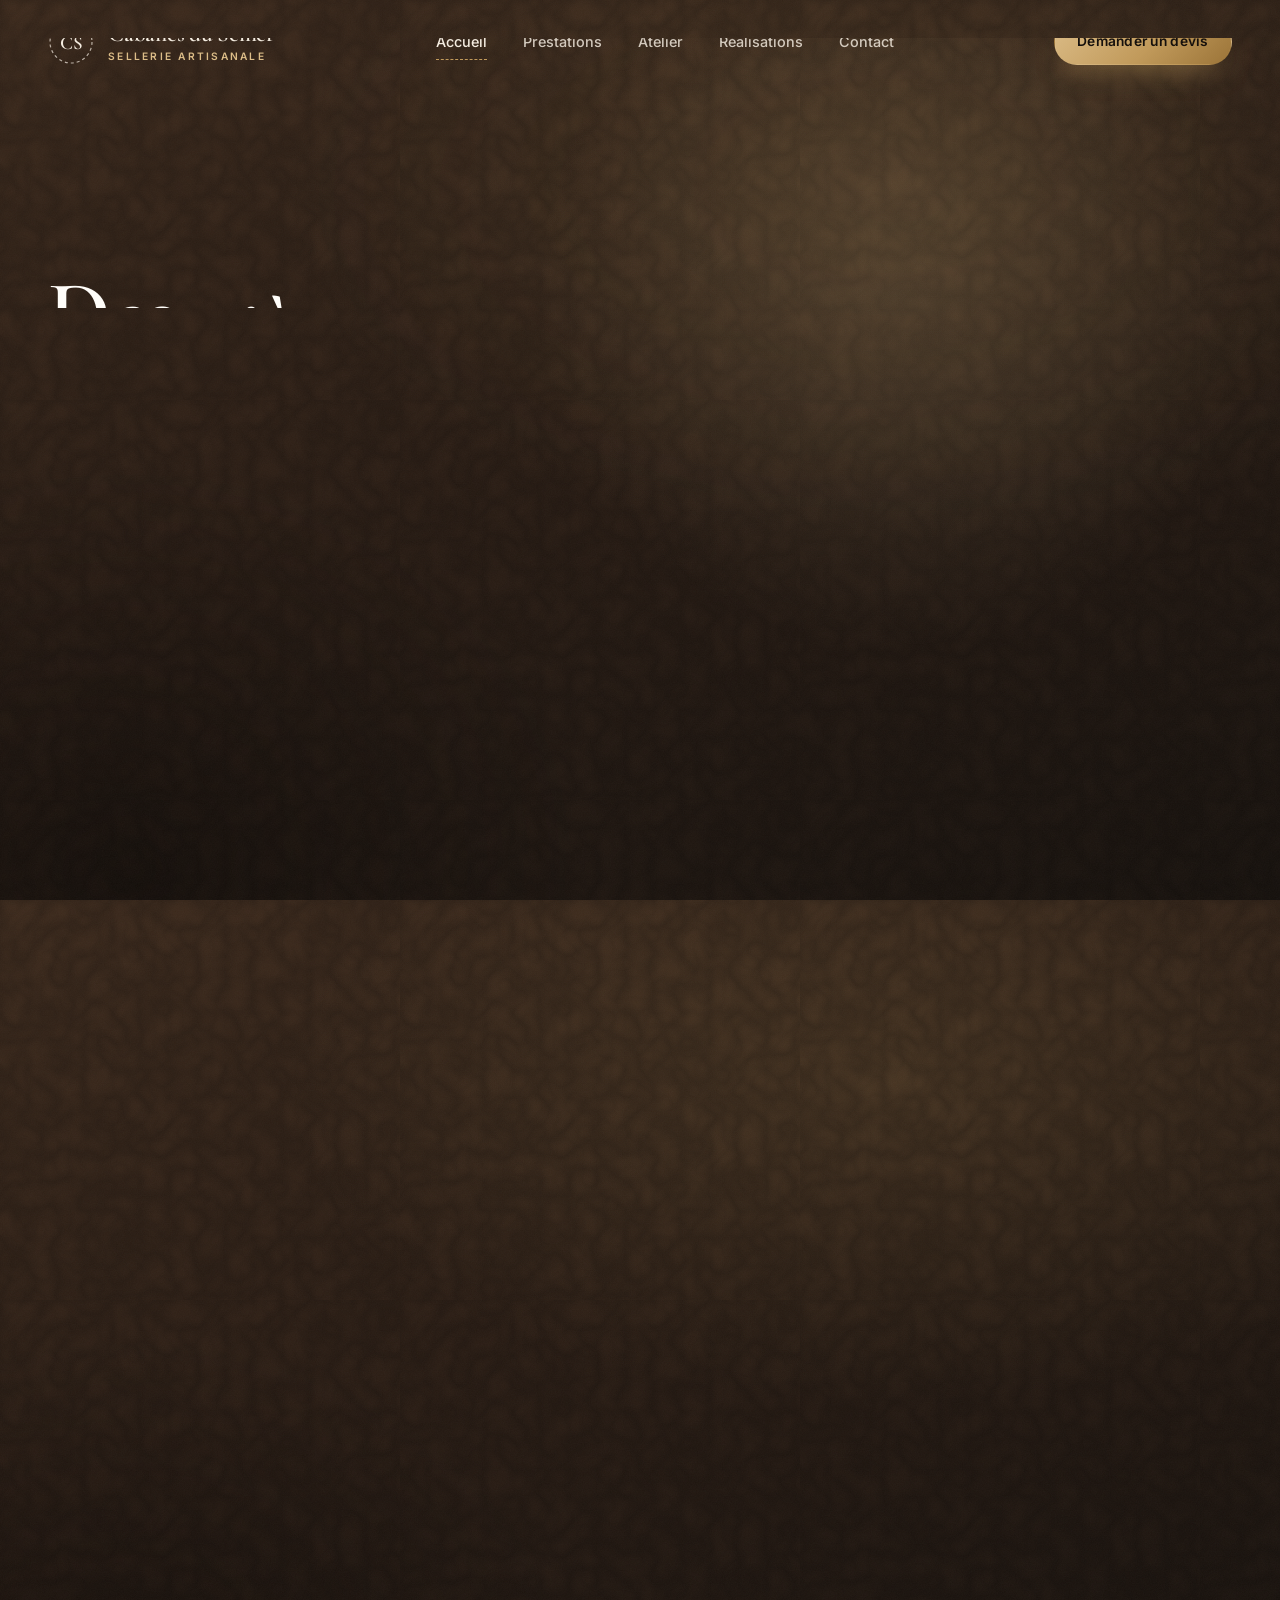
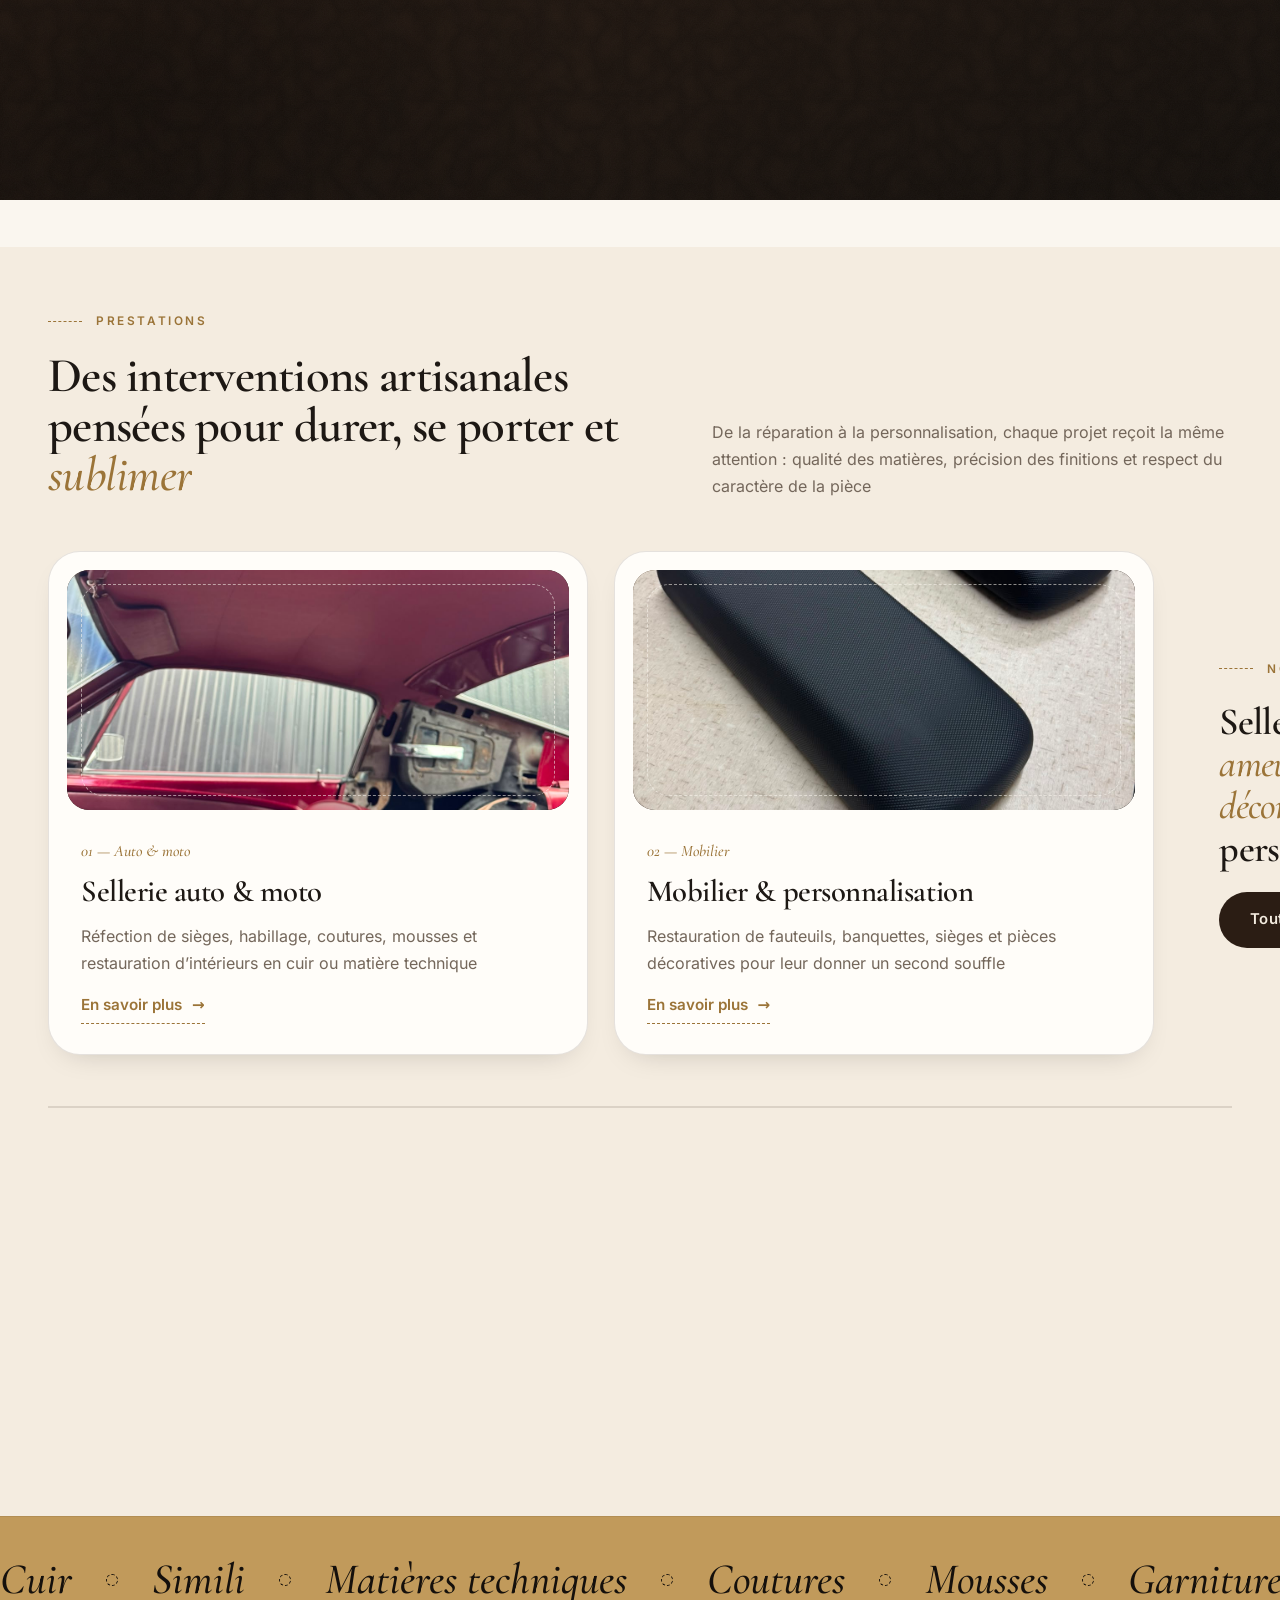
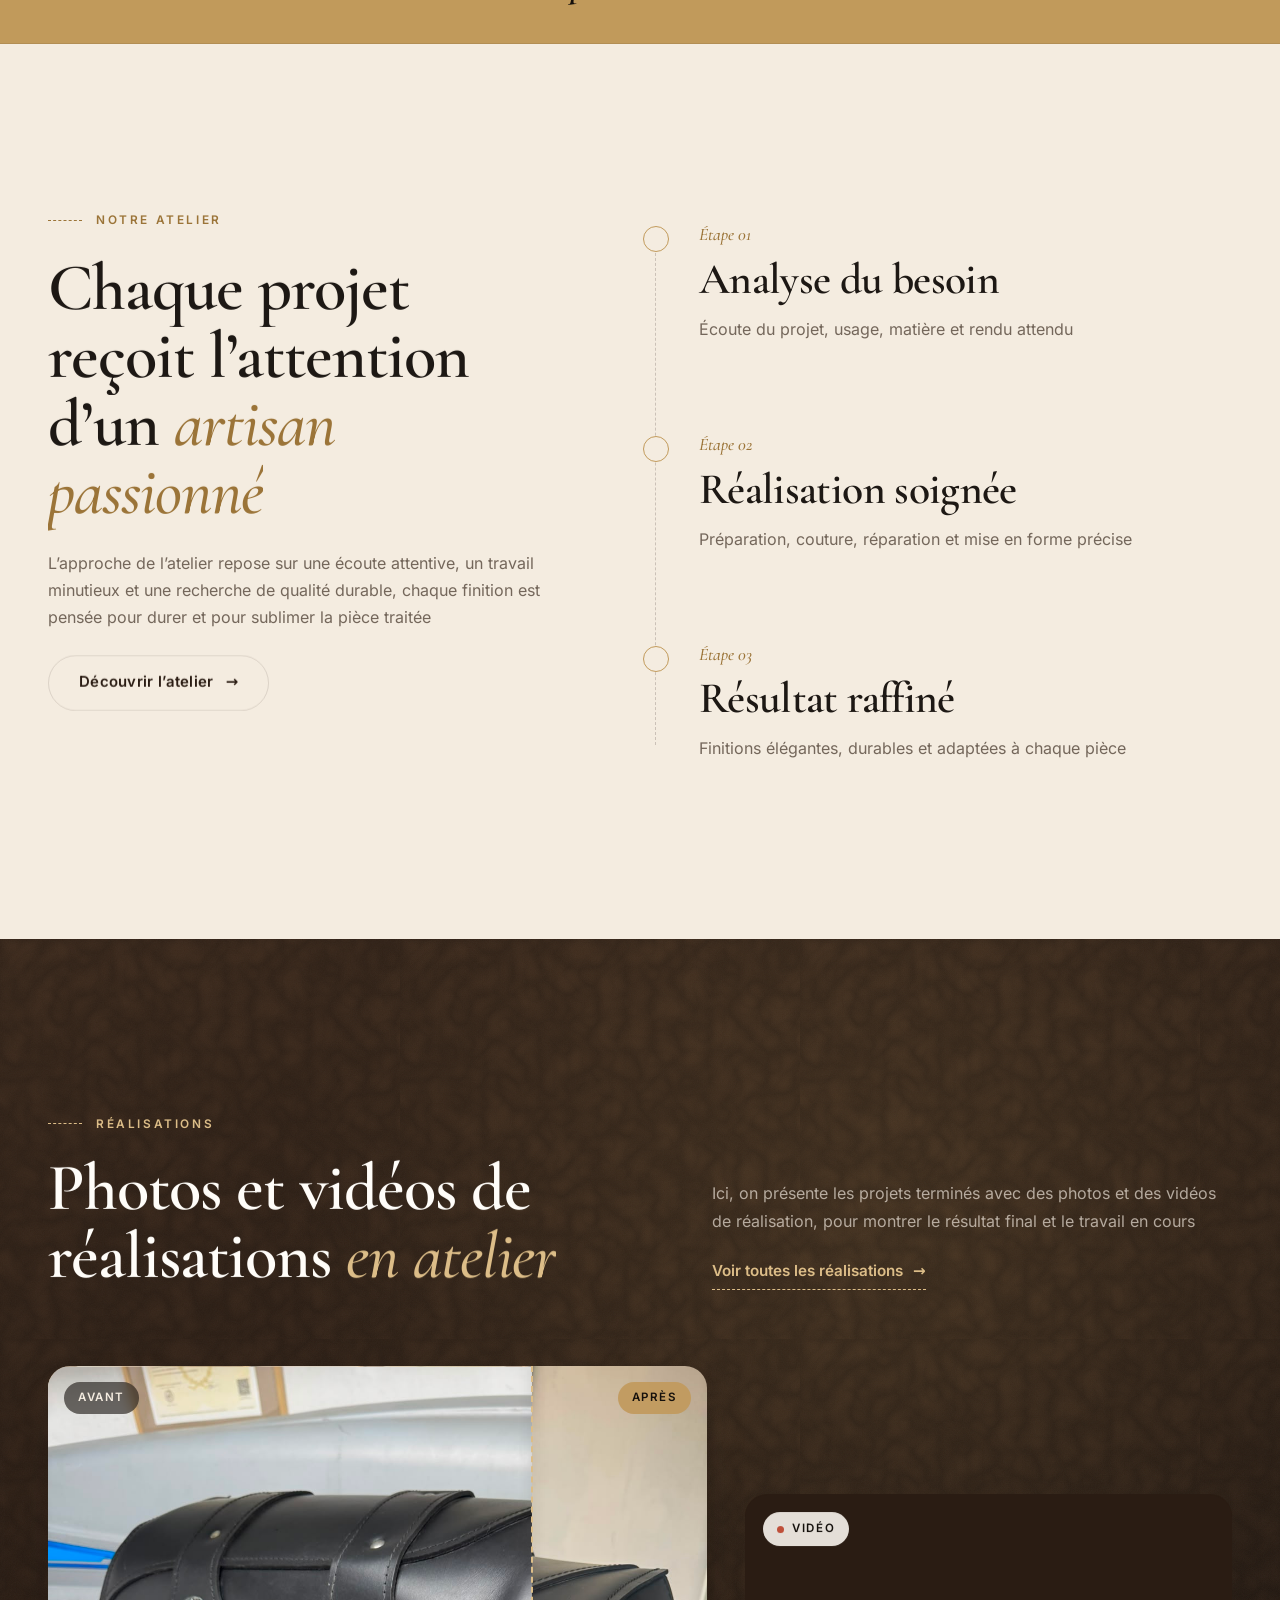
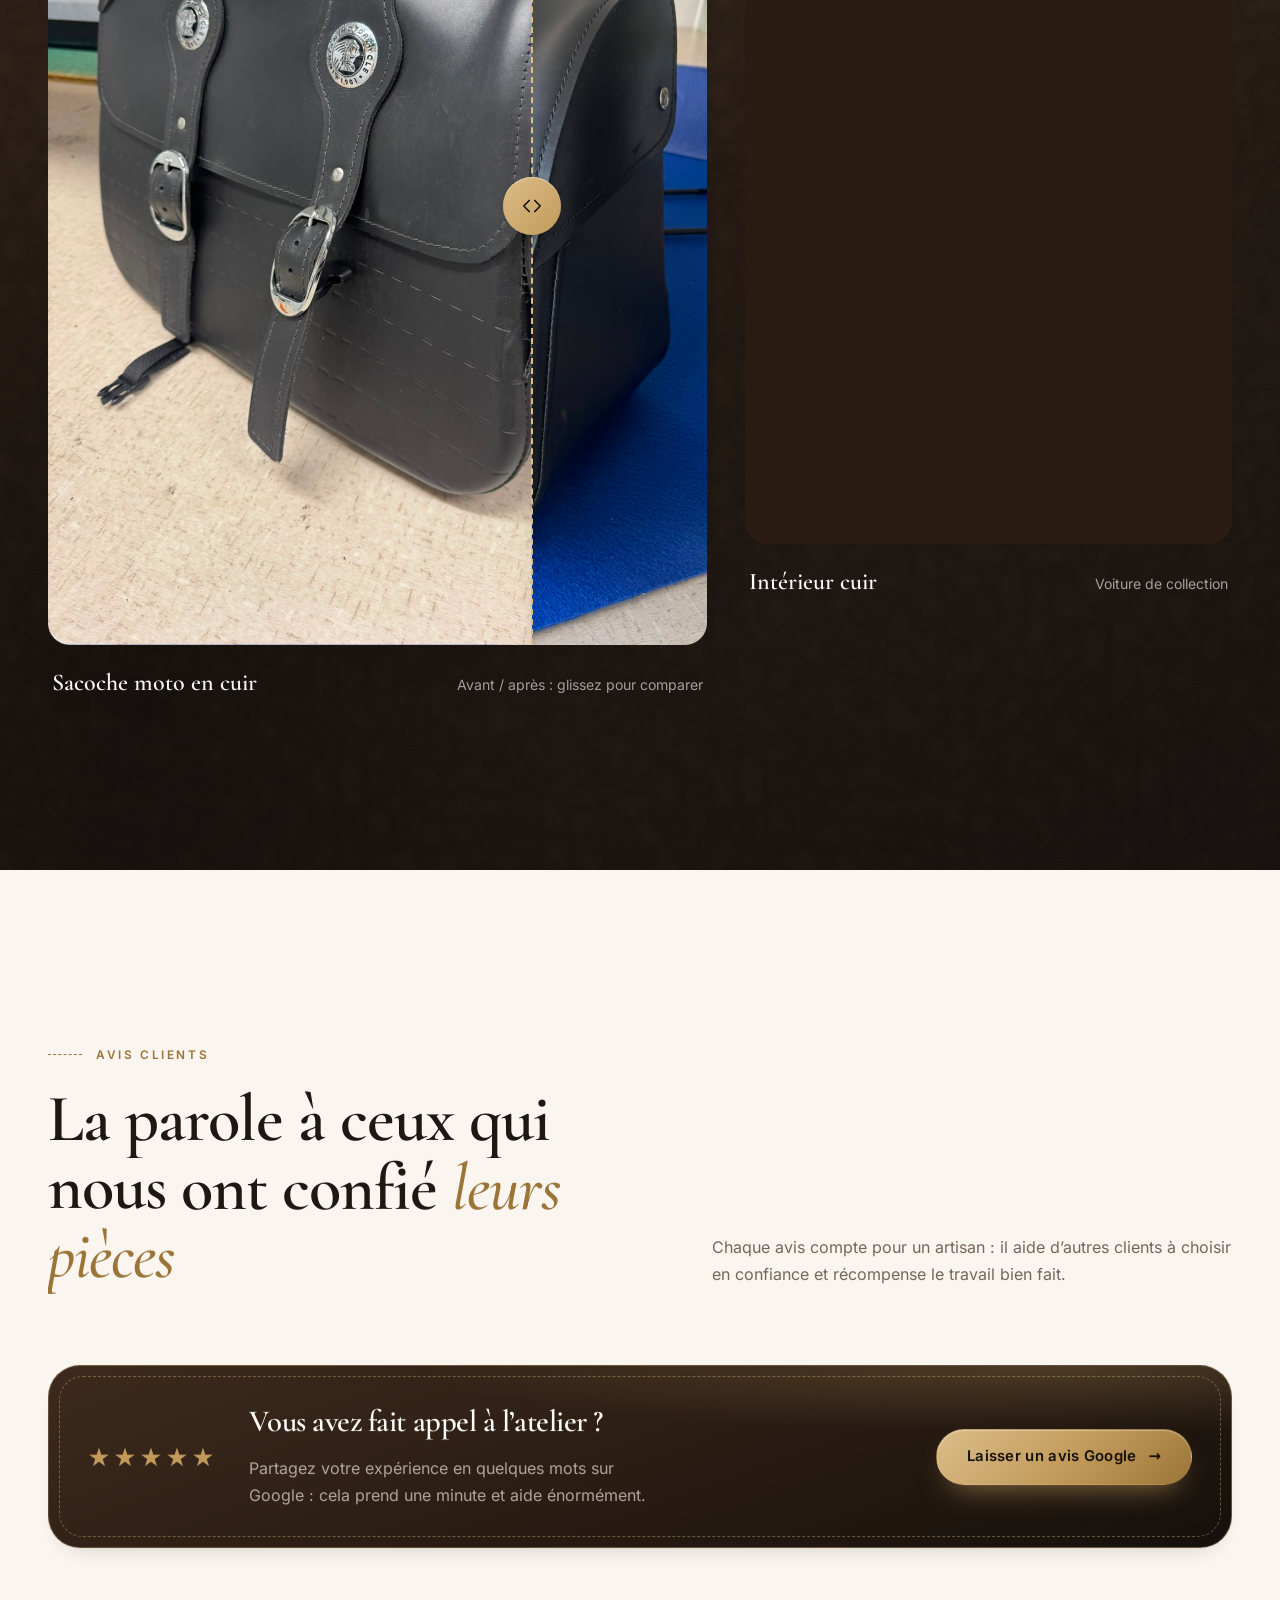
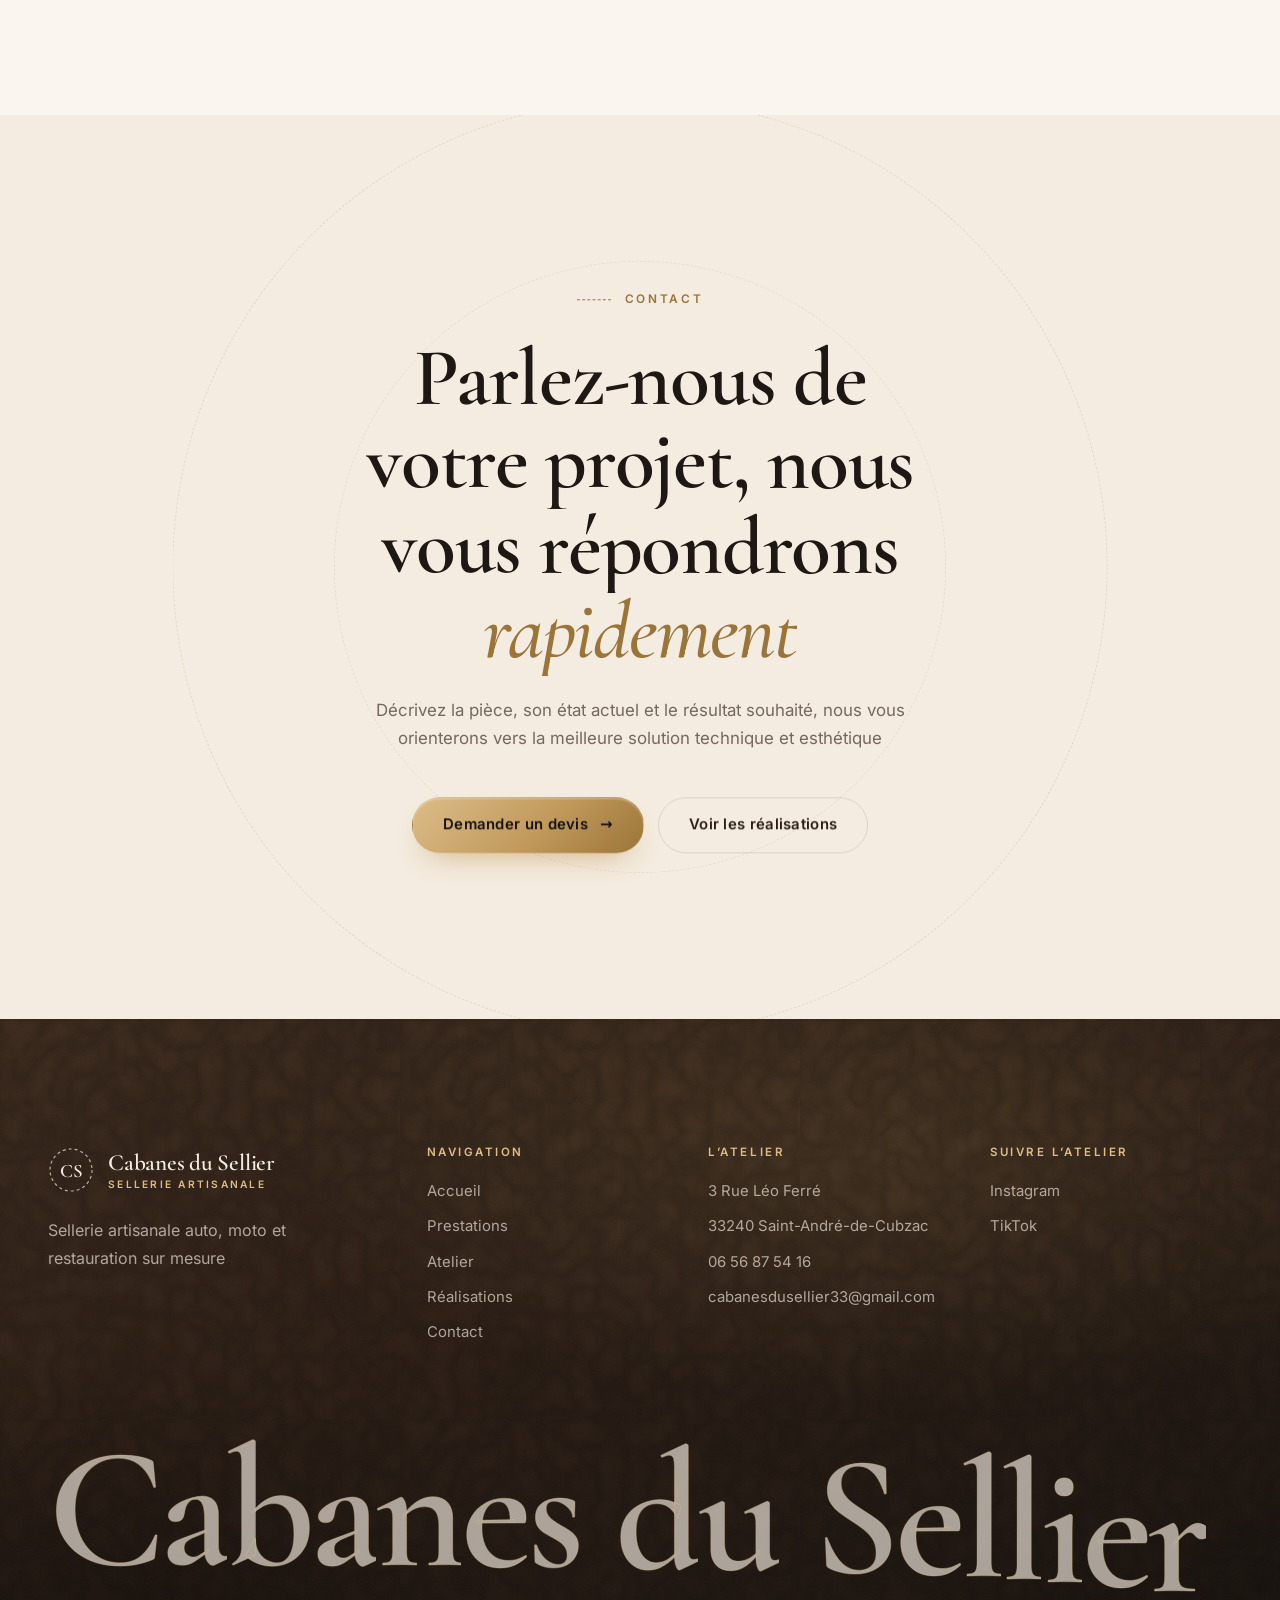
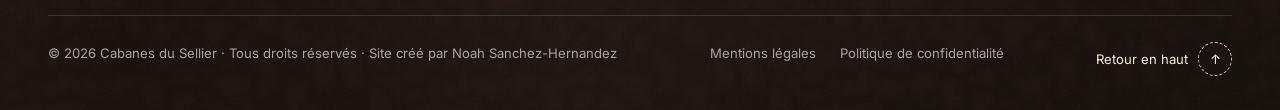
<file: index.html>
<!DOCTYPE html>
<html lang="fr" data-page="accueil">
<head>
  <meta charset="UTF-8">
  <meta name="viewport" content="width=device-width, initial-scale=1">
  <meta http-equiv="Content-Security-Policy" content="default-src 'self'; script-src 'self' 'sha256-J745IudT9DfYGMabRbFv0VvhzvFkgicbjYgvGOAZp+k='; style-src 'self' 'unsafe-inline'; img-src 'self' data:; font-src 'self'; media-src 'self'; connect-src 'self' https://api.web3forms.com; frame-src https://www.google.com https://maps.google.com; form-action https://api.web3forms.com; base-uri 'self'; object-src 'none'; upgrade-insecure-requests">
  <meta name="referrer" content="strict-origin-when-cross-origin">
  <title>Cabanes du Sellier | Sellerie artisanale sur mesure</title>
  <meta name="description" content="L’atelier Cabanes du Sellier conçoit des interventions sur mesure pour les sièges, banquettes et pièces de mobilier avec un souci constant du détail">
  <meta name="theme-color" content="#2b1d14">
  <meta property="og:type" content="website">
  <meta property="og:locale" content="fr_FR">
  <meta property="og:site_name" content="Cabanes du Sellier">
  <meta property="og:title" content="Cabanes du Sellier | Sellerie artisanale sur mesure">
  <meta property="og:description" content="L’atelier Cabanes du Sellier conçoit des interventions sur mesure pour les sièges, banquettes et pièces de mobilier avec un souci constant du détail">
  <link rel="canonical" href="https://cabanesdusellier.fr/">
  <meta property="og:url" content="https://cabanesdusellier.fr/">
  <meta property="og:image" content="https://cabanesdusellier.fr/assets/img/og-image.jpg">
  <meta property="og:image:width" content="1200">
  <meta property="og:image:height" content="630">
  <meta property="og:image:alt" content="Cabanes du Sellier, sellerie artisanale à Saint-André-de-Cubzac">
  <meta name="twitter:card" content="summary_large_image">
  <script type="application/ld+json">
{
  "@context": "https://schema.org",
  "@type": "LocalBusiness",
  "@id": "https://cabanesdusellier.fr/#entreprise",
  "name": "Cabanes du Sellier",
  "description": "Sellerie artisanale sur mesure : sellerie auto et moto, ciel de toit, mobilier, banquettes et réparations.",
  "url": "https://cabanesdusellier.fr/",
  "logo": "https://cabanesdusellier.fr/assets/img/icon-512.png",
  "image": [
    "https://cabanesdusellier.fr/assets/img/og-image.jpg",
    "https://cabanesdusellier.fr/assets/img/realisations/mustang-ciel-de-toit.jpg"
  ],
  "telephone": "+33656875416",
  "email": "cabanesdusellier33@gmail.com",
  "address": {
    "@type": "PostalAddress",
    "streetAddress": "3 Rue Léo Ferré",
    "postalCode": "33240",
    "addressLocality": "Saint-André-de-Cubzac",
    "addressCountry": "FR"
  },
  "sameAs": [
    "https://www.instagram.com/cabanesdusellier/",
    "https://www.tiktok.com/@cabanes.du.sellie"
  ],
  "makesOffer": [
    {
      "@type": "Offer",
      "name": "Ciel de toit – Formule Premium",
      "price": "350",
      "priceCurrency": "EUR"
    },
    {
      "@type": "Offer",
      "name": "Ciel de toit – Formule Intermédiaire",
      "price": "270",
      "priceCurrency": "EUR"
    },
    {
      "@type": "Offer",
      "name": "Ciel de toit – Formule Classique",
      "price": "210",
      "priceCurrency": "EUR"
    },
    {
      "@type": "Offer",
      "name": "Réparation de trou de cigarette",
      "price": "70",
      "priceCurrency": "EUR"
    }
  ]
}
  </script>
  <link rel="icon" href="favicon.ico" sizes="48x48">
  <link rel="icon" href="assets/img/icon-192.png" type="image/png" sizes="192x192">
  <link rel="icon" href="assets/img/favicon.svg" type="image/svg+xml">
  <link rel="apple-touch-icon" href="apple-touch-icon.png">
  <link rel="preload" href="assets/fonts/cormorant-latin.woff2" as="font" type="font/woff2" crossorigin>
  <link rel="preload" href="assets/fonts/inter-latin.woff2" as="font" type="font/woff2" crossorigin>
  <link rel="stylesheet" href="assets/css/main.css?v=7">
  <script>(function(){var h=document.documentElement;h.classList.add('js');try{var s=window.sessionStorage;if(s.getItem('cds-pt'))h.classList.add('pt-in');if(h.getAttribute('data-page')==='accueil'&&!s.getItem('cds-intro')&&!window.matchMedia('(prefers-reduced-motion: reduce)').matches)h.classList.add('intro-on')}catch(e){}setTimeout(function(){if(!h.classList.contains('ready')){h.classList.remove('js','pt-in','intro-on');h.classList.add('no-anim')}},5000)})();</script>
</head>
<body>
  <a class="skip-link" href="#main">Aller au contenu</a>

  <div class="intro leather on-dark" id="intro" aria-hidden="true">
    <div class="intro__inner">
      <svg class="intro__seal" viewBox="0 0 160 160">
        <defs><mask id="intro-mask"><circle class="mask-path" cx="80" cy="80" r="70" transform="rotate(-90 80 80)"/></mask></defs>
        <g mask="url(#intro-mask)">
          <circle class="stitch" cx="80" cy="80" r="74"/>
          <circle class="stitch" cx="80" cy="80" r="64" opacity=".45"/>
        </g>
        <text x="80" y="96" text-anchor="middle">CS</text>
      </svg>
      <div class="intro__name"><span>Cabanes du Sellier</span></div>
    </div>
    <div class="intro__count">000</div>
  </div>
  <div class="page-transition" aria-hidden="true">
    <div class="page-transition__panel page-transition__panel--gold"></div>
    <div class="page-transition__panel leather">
      <svg class="page-transition__mark" viewBox="0 0 70 70"><circle cx="35" cy="35" r="32" fill="none" stroke="currentColor" stroke-width="1.2" stroke-dasharray="4 4"/><text x="35" y="43" text-anchor="middle" fill="currentColor" font-family="Cormorant Garamond, serif" font-size="24" font-weight="600">CS</text></svg>
    </div>
  </div>

  <div class="cursor" aria-hidden="true"><span class="cursor__dot"></span><span class="cursor__ring"><span class="cursor__label"></span></span></div>

  <header class="header" id="header">
    <div class="container header__inner">
      <a href="index.html" class="logo" aria-label="Cabanes du Sellier, retour à l’accueil">
        <svg class="logo__mark" viewBox="0 0 46 46" aria-hidden="true"><circle cx="23" cy="23" r="21"/><text x="23" y="29.5" text-anchor="middle">CS</text></svg>
        <span class="logo__text">
          <span class="logo__title">Cabanes du Sellier</span>
          <span class="logo__sub">Sellerie artisanale</span>
        </span>
      </a>
      <nav class="nav" aria-label="Navigation principale">
        <ul>
            <li><a href="index.html" aria-current="page">Accueil</a></li>
            <li><a href="prestations.html">Prestations</a></li>
            <li><a href="atelier.html">Atelier</a></li>
            <li><a href="realisations.html">Réalisations</a></li>
            <li><a href="contact.html">Contact</a></li>
        </ul>
      </nav>
      <div class="header__actions">
        <a href="contact.html" class="btn btn--gold btn--sm header__cta" data-magnetic><span class="btn__label">Demander un devis</span></a>
        <button class="burger" id="burger" type="button" aria-label="Ouvrir le menu" aria-expanded="false" aria-controls="menu"><span></span><span></span></button>
      </div>
    </div>
  </header>

  <div class="menu leather on-dark" id="menu" aria-hidden="true">
    <nav aria-label="Menu mobile">
      <ul class="menu__links">
        <li><a href="index.html" aria-current="page"><small>01</small>Accueil</a></li>
        <li><a href="prestations.html"><small>02</small>Prestations</a></li>
        <li><a href="atelier.html"><small>03</small>Atelier</a></li>
        <li><a href="realisations.html"><small>04</small>Réalisations</a></li>
        <li><a href="contact.html"><small>05</small>Contact</a></li>
      </ul>
    </nav>
    <div class="menu__foot">
      <span>Sellerie artisanale sur mesure</span>
      <a href="contact.html">Demander un devis →</a>
    </div>
  </div>

  <main id="main">
    <section class="hero leather on-dark">
      <div class="hero__lamp" aria-hidden="true"></div>
      <svg class="hero__stitch" viewBox="0 0 1600 300" preserveAspectRatio="none" aria-hidden="true"><path d="M0 220C260 120 420 300 700 190S1150 40 1600 140"/></svg>

      <div class="seal" aria-hidden="true">
        <svg class="seal__text" viewBox="0 0 150 150">
          <defs><path id="seal-circle" d="M75 75m-58 0a58 58 0 1 1 116 0a58 58 0 1 1-116 0"/></defs>
          <text><textPath href="#seal-circle" textLength="360" lengthAdjust="spacing">Atelier sur mesure · Sellerie artisanale ·</textPath></text>
        </svg>
        <span class="seal__core">CS</span>
      </div>

      <div class="container hero__content">
        <span class="eyebrow hero__badge" data-reveal>Artisanat de précision · Cuir · Restauration</span>
        <h1 data-split>Des pièces restaurées avec <em>élégance</em>, confort et <em>caractère</em></h1>
        <div class="hero__bottom">
          <div data-reveal>
            <p class="lead">L’atelier Cabanes du Sellier conçoit des interventions sur mesure pour les sièges, banquettes et pièces de mobilier avec un souci constant du détail</p>
            <div class="hero__actions">
              <a class="btn btn--gold" href="contact.html" data-magnetic><span class="btn__label">Demander un devis</span><span class="btn__arrow" aria-hidden="true">→</span></a>
              <a class="btn btn--ghost" href="prestations.html" data-magnetic><span class="btn__label">Découvrir les prestations</span></a>
            </div>
          </div>
          <ul class="hero__points" data-reveal aria-label="Savoir-faire">
            <li><small>01</small>Restauration de sièges et garnitures</li>
            <li><small>02</small>Travail du cuir, du simili et des matières techniques</li>
            <li><small>03</small>Conseil sur les teintes, les coutures et la finition</li>
          </ul>
        </div>
        <div class="hero__meta" data-reveal>
          <span class="scroll-hint"><span class="scroll-hint__line" aria-hidden="true"></span>Défiler</span>
          <span class="hero__loc">Atelier sur mesure · Sur rendez-vous</span>
        </div>
      </div>
    </section>

    <section class="section manifesto">
      <div class="container">
        <span class="eyebrow" data-reveal>Un savoir-faire à la hauteur des plus belles pièces</span>
        <p class="manifesto__text" style="margin-top:32px">Chaque projet est étudié selon l’usage, la matière et le rendu recherché, puis restauré avec <em>exigence</em>, <em>précision</em> et <em>goût</em>.</p>
        <div class="manifesto__foot">
          <p data-reveal>Que ce soit pour une restauration, une personnalisation ou une création originale, l’objectif est de vous proposer une solution élégante et fiable</p>
          <a class="link-line" href="atelier.html" data-reveal>Découvrir l’atelier <span>→</span></a>
        </div>
      </div>
    </section>

    <section class="hscroll section--cream" id="prestations">
      <div class="hscroll__pin">
        <div class="container">
          <div class="section-head section-head--row hscroll__head">
            <div>
              <span class="eyebrow" data-reveal>Prestations</span>
              <h2 data-split style="margin-top:20px">Des interventions artisanales pensées pour durer, se porter et <em>sublimer</em></h2>
            </div>
            <p data-reveal>De la réparation à la personnalisation, chaque projet reçoit la même attention : qualité des matières, précision des finitions et respect du caractère de la pièce</p>
          </div>
        </div>
        <div class="hscroll__track">
          <a class="service" href="prestations.html#auto-moto" data-cursor="Voir">
            <div class="service__art art art--photo"><img src="assets/img/realisations/mustang-ciel-de-toit.jpg" alt="Ciel de toit et sièges en cuir rouge d’une voiture de collection" loading="lazy" style="object-position:50% 70%"></div>
            <div class="service__body">
              <span class="service__num">01 — Auto & moto</span>
              <h3>Sellerie auto &amp; moto</h3>
              <p>Réfection de sièges, habillage, coutures, mousses et restauration d’intérieurs en cuir ou matière technique</p>
            </div>
            <div class="service__foot"><span class="link-line">En savoir plus <span>→</span></span></div>
          </a>
          <a class="service" href="prestations.html#mobilier" data-cursor="Voir">
            <div class="service__art art art--photo"><img src="assets/img/realisations/accoudoirs.jpg" alt="Accoudoirs regarnis en matière technique" loading="lazy"></div>
            <div class="service__body">
              <span class="service__num">02 — Mobilier</span>
              <h3>Mobilier &amp; personnalisation</h3>
              <p>Restauration de fauteuils, banquettes, sièges et pièces décoratives pour leur donner un second souffle</p>
            </div>
            <div class="service__foot"><span class="link-line">En savoir plus <span>→</span></span></div>
          </a>
          <div class="hscroll__end">
            <span class="eyebrow">Nos expertises</span>
            <h3>Sellerie générale, <em>ameublement &amp; décoration</em>, personnalisation</h3>
            <div><a class="btn btn--dark" href="prestations.html" data-magnetic><span class="btn__label">Toutes les prestations</span><span class="btn__arrow" aria-hidden="true">→</span></a></div>
          </div>
        </div>
        <div class="hscroll__progress" aria-hidden="true"><span></span></div>
      </div>
    </section>

    <div class="marquee" aria-hidden="true">
      <div class="marquee__track">
        <div class="marquee__group"><span class="marquee__item">Cuir</span><span class="marquee__item">Simili</span><span class="marquee__item">Matières techniques</span><span class="marquee__item">Coutures</span><span class="marquee__item">Mousses</span><span class="marquee__item">Garnitures</span><span class="marquee__item">Finitions</span></div>
        <div class="marquee__group"><span class="marquee__item">Cuir</span><span class="marquee__item">Simili</span><span class="marquee__item">Matières techniques</span><span class="marquee__item">Coutures</span><span class="marquee__item">Mousses</span><span class="marquee__item">Garnitures</span><span class="marquee__item">Finitions</span></div>
      </div>
    </div>

    <section class="section process section--cream">
      <div class="container process__grid">
        <div class="process__intro">
          <span class="eyebrow" data-reveal>Notre atelier</span>
          <h2 data-split>Chaque projet reçoit l’attention d’un <em>artisan passionné</em></h2>
          <p data-reveal>L’approche de l’atelier repose sur une écoute attentive, un travail minutieux et une recherche de qualité durable, chaque finition est pensée pour durer et pour sublimer la pièce traitée</p>
          <div data-reveal><a class="btn btn--outline" href="atelier.html" data-magnetic><span class="btn__label">Découvrir l’atelier</span><span class="btn__arrow" aria-hidden="true">→</span></a></div>
        </div>
        <div class="process__steps">
          <span class="process__line" aria-hidden="true"><span></span></span>
          <ol>
            <li class="step" data-reveal>
              <span class="step__dot" aria-hidden="true"></span>
              <span class="step__num">Étape 01</span>
              <h3>Analyse du besoin</h3>
              <p>Écoute du projet, usage, matière et rendu attendu</p>
            </li>
            <li class="step" data-reveal>
              <span class="step__dot" aria-hidden="true"></span>
              <span class="step__num">Étape 02</span>
              <h3>Réalisation soignée</h3>
              <p>Préparation, couture, réparation et mise en forme précise</p>
            </li>
            <li class="step" data-reveal>
              <span class="step__dot" aria-hidden="true"></span>
              <span class="step__num">Étape 03</span>
              <h3>Résultat raffiné</h3>
              <p>Finitions élégantes, durables et adaptées à chaque pièce</p>
            </li>
          </ol>
        </div>
      </div>
    </section>

    <section class="section leather on-dark showcase">
      <div class="container">
        <div class="section-head section-head--row">
          <div>
            <span class="eyebrow" data-reveal>Réalisations</span>
            <h2 data-split style="margin-top:20px">Photos et vidéos de réalisations <em>en atelier</em></h2>
          </div>
          <div data-reveal>
            <p>Ici, on présente les projets terminés avec des photos et des vidéos de réalisation, pour montrer le résultat final et le travail en cours</p>
            <p style="margin-top:22px"><a class="link-line" href="realisations.html">Voir toutes les réalisations <span>→</span></a></p>
          </div>
        </div>
        <div class="showcase__grid">
          <figure class="ba-item" data-reveal>
              <div class="ba" data-cursor="Glisser">
                <img src="assets/img/realisations/sacoche-apres-face.jpg" alt="Sacoche moto en cuir — après" loading="lazy" width="1200" height="1600">
                <img class="ba__before" src="assets/img/realisations/sacoche-avant-face.jpg" alt="Sacoche moto en cuir — avant" loading="lazy" width="1200" height="1600">
                <span class="ba__line" aria-hidden="true"></span>
                <span class="ba__handle" aria-hidden="true"><svg viewBox="0 0 24 24"><path d="M9 6l-6 6 6 6M15 6l6 6-6 6"/></svg></span>
                <span class="ba__tag ba__tag--before" aria-hidden="true">Avant</span>
                <span class="ba__tag ba__tag--after" aria-hidden="true">Après</span>
                <input class="ba__range" type="range" min="0" max="100" value="50" aria-label="Comparer avant et après : Sacoche moto en cuir">
              </div>
              <figcaption class="media__caption"><span class="media__title">Sacoche moto en cuir</span><span class="media__sub">Avant / après : glissez pour comparer</span></figcaption>
            </figure>
          <a class="media media--video" href="realisations.html" data-cursor="Voir" data-reveal data-delay="0.15">
            <span class="media__frame">
              <video muted loop playsinline preload="none" poster="assets/video/posters/mustang-interieur.jpg" data-autoplay aria-hidden="true"><source src="assets/video/mustang-interieur.mp4" type="video/mp4"></video>
              <span class="media__badge">Vidéo</span>
            </span>
            <span class="media__caption"><span class="media__title">Intérieur cuir</span><span class="media__sub">Voiture de collection</span></span>
          </a>
        </div>
      </div>
    </section>

    <section class="section reviews" id="avis">
      <div class="container">
        <div class="section-head section-head--row">
          <div>
            <span class="eyebrow" data-reveal>Avis clients</span>
            <h2 data-split style="margin-top:20px">La parole à ceux qui nous ont confié <em>leurs pièces</em></h2>
          </div>
          <p data-reveal>Chaque avis compte pour un artisan : il aide d’autres clients à choisir en confiance et récompense le travail bien fait.</p>
        </div>

        <div class="reviews__track">
          <!--
            Pour ajouter un avis Google, dupliquer ce bloc et le placer AVANT la carte « reviews__cta » :
            <figure class="review" data-reveal>
              <span class="stars" aria-label="5 étoiles sur 5">★★★★★</span>
              <blockquote>Texte de l’avis, recopié tel quel depuis Google.</blockquote>
              <figcaption><strong>Prénom N.</strong><span>Avis Google · mois année</span></figcaption>
            </figure>
          -->

          <div class="review reviews__cta" data-reveal>
            <span class="stars" aria-label="5 étoiles sur 5">★★★★★</span>
            <h3>Vous avez fait appel à l’atelier ?</h3>
            <p>Partagez votre expérience en quelques mots sur Google : cela prend une minute et aide énormément.</p>
            <a class="btn btn--gold" href="https://www.google.com/maps/search/?api=1&query=Cabanes+du+Sellier+Saint-Andr%C3%A9-de-Cubzac" target="_blank" rel="noopener" data-magnetic><span class="btn__label">Laisser un avis Google</span><span class="btn__arrow" aria-hidden="true">→</span></a>
          </div>
        </div>
      </div>
    </section>

    <section class="section cta section--cream">
      <div class="cta__ring" aria-hidden="true"></div>
      <div class="cta__ring cta__ring--2" aria-hidden="true"></div>
      <div class="container">
        <span class="eyebrow" data-reveal>Contact</span>
        <h2 data-split>Parlez-nous de votre projet, nous vous répondrons <em>rapidement</em></h2>
        <p class="lead" data-reveal>Décrivez la pièce, son état actuel et le résultat souhaité, nous vous orienterons vers la meilleure solution technique et esthétique</p>
        <div class="cta__actions" data-reveal>
          <a class="btn btn--gold" href="contact.html" data-magnetic><span class="btn__label">Demander un devis</span><span class="btn__arrow" aria-hidden="true">→</span></a>
          <a class="btn btn--outline" href="realisations.html" data-magnetic><span class="btn__label">Voir les réalisations</span></a>
        </div>
      </div>
    </section>
  </main>

  <footer class="footer leather on-dark">
    <div class="container">
      <div class="footer__top">
        <div class="footer__brand">
          <a href="index.html" class="logo" aria-label="Cabanes du Sellier, retour à l’accueil">
            <svg class="logo__mark" viewBox="0 0 46 46" aria-hidden="true"><circle cx="23" cy="23" r="21"/><text x="23" y="29.5" text-anchor="middle">CS</text></svg>
            <span class="logo__text"><span class="logo__title">Cabanes du Sellier</span><span class="logo__sub">Sellerie artisanale</span></span>
          </a>
          <p>Sellerie artisanale auto, moto et restauration sur mesure</p>
        </div>
        <div>
          <h4>Navigation</h4>
          <ul>
            <li><a href="index.html">Accueil</a></li>
            <li><a href="prestations.html">Prestations</a></li>
            <li><a href="atelier.html">Atelier</a></li>
            <li><a href="realisations.html">Réalisations</a></li>
            <li><a href="contact.html">Contact</a></li>
          </ul>
        </div>
        <div>
          <h4>L’atelier</h4>
          <address>
            <span>3 Rue Léo Ferré</span>
            <span>33240 Saint-André-de-Cubzac</span>
            <span><a href="tel:+33656875416">06 56 87 54 16</a></span>
            <span><a href="mailto:cabanesdusellier33@gmail.com">cabanesdusellier33@gmail.com</a></span>
          </address>
        </div>
        <div>
          <h4>Suivre l’atelier</h4>
          <ul>
            
            <li><a href="https://www.instagram.com/cabanesdusellier/" target="_blank" rel="noopener" aria-label="Instagram (nouvel onglet)">Instagram</a></li>
            <li><a href="https://www.tiktok.com/@cabanes.du.sellie" target="_blank" rel="noopener" aria-label="TikTok (nouvel onglet)">TikTok</a></li>
          </ul>
        </div>
      </div>
      <p class="footer__word" aria-hidden="true">Cabanes du Sellier</p>
      <div class="footer__bottom">
        <span>© <span data-year>2026</span> Cabanes du Sellier · Tous droits réservés · Site créé par Noah Sanchez-Hernandez</span>
        <nav aria-label="Informations légales">
          <a href="mentions-legales.html">Mentions légales</a>
          <a href="confidentialite.html">Politique de confidentialité</a>
        </nav>
        <button class="back-top" type="button" data-top>Retour en haut <span aria-hidden="true">↑</span></button>
      </div>
    </div>
  </footer>

  <div class="quick-contact" aria-label="Contact rapide">
    <a class="quick-contact__btn" href="tel:+33656875416"><svg viewBox="0 0 24 24" aria-hidden="true"><path d="M6.6 3.5l2.6-.4 1.6 4-1.9 1.4a11 11 0 0 0 5 5l1.4-1.9 4 1.6-.4 2.6a2 2 0 0 1-2.1 1.7A15.5 15.5 0 0 1 4.9 5.6 2 2 0 0 1 6.6 3.5z"/></svg><span>Appeler</span></a>
    <a class="quick-contact__btn quick-contact__btn--wa" href="https://wa.me/33656875416?text=Bonjour%2C%20je%20vous%20contacte%20depuis%20le%20site%20Cabanes%20du%20Sellier%20pour%20une%20demande%20de%20devis." target="_blank" rel="noopener"><svg viewBox="0 0 24 24" aria-hidden="true"><path d="M12 3.5a8.5 8.5 0 0 0-7.4 12.7L3.5 20.5l4.4-1.1A8.5 8.5 0 1 0 12 3.5z"/><path class="d" d="M8.8 9.2c.2 2.6 2.4 4.9 5 5.2l1.1-1.2-1.6-.8-.7.7a4 4 0 0 1-2-2l.7-.7-.8-1.6z"/></svg><span>WhatsApp</span></a>
  </div>


  <script src="assets/js/vendor/gsap.min.js" defer></script>
  <script src="assets/js/vendor/ScrollTrigger.min.js" defer></script>
  <script src="assets/js/main.js?v=5" defer></script>
</body>
</html>
</file>
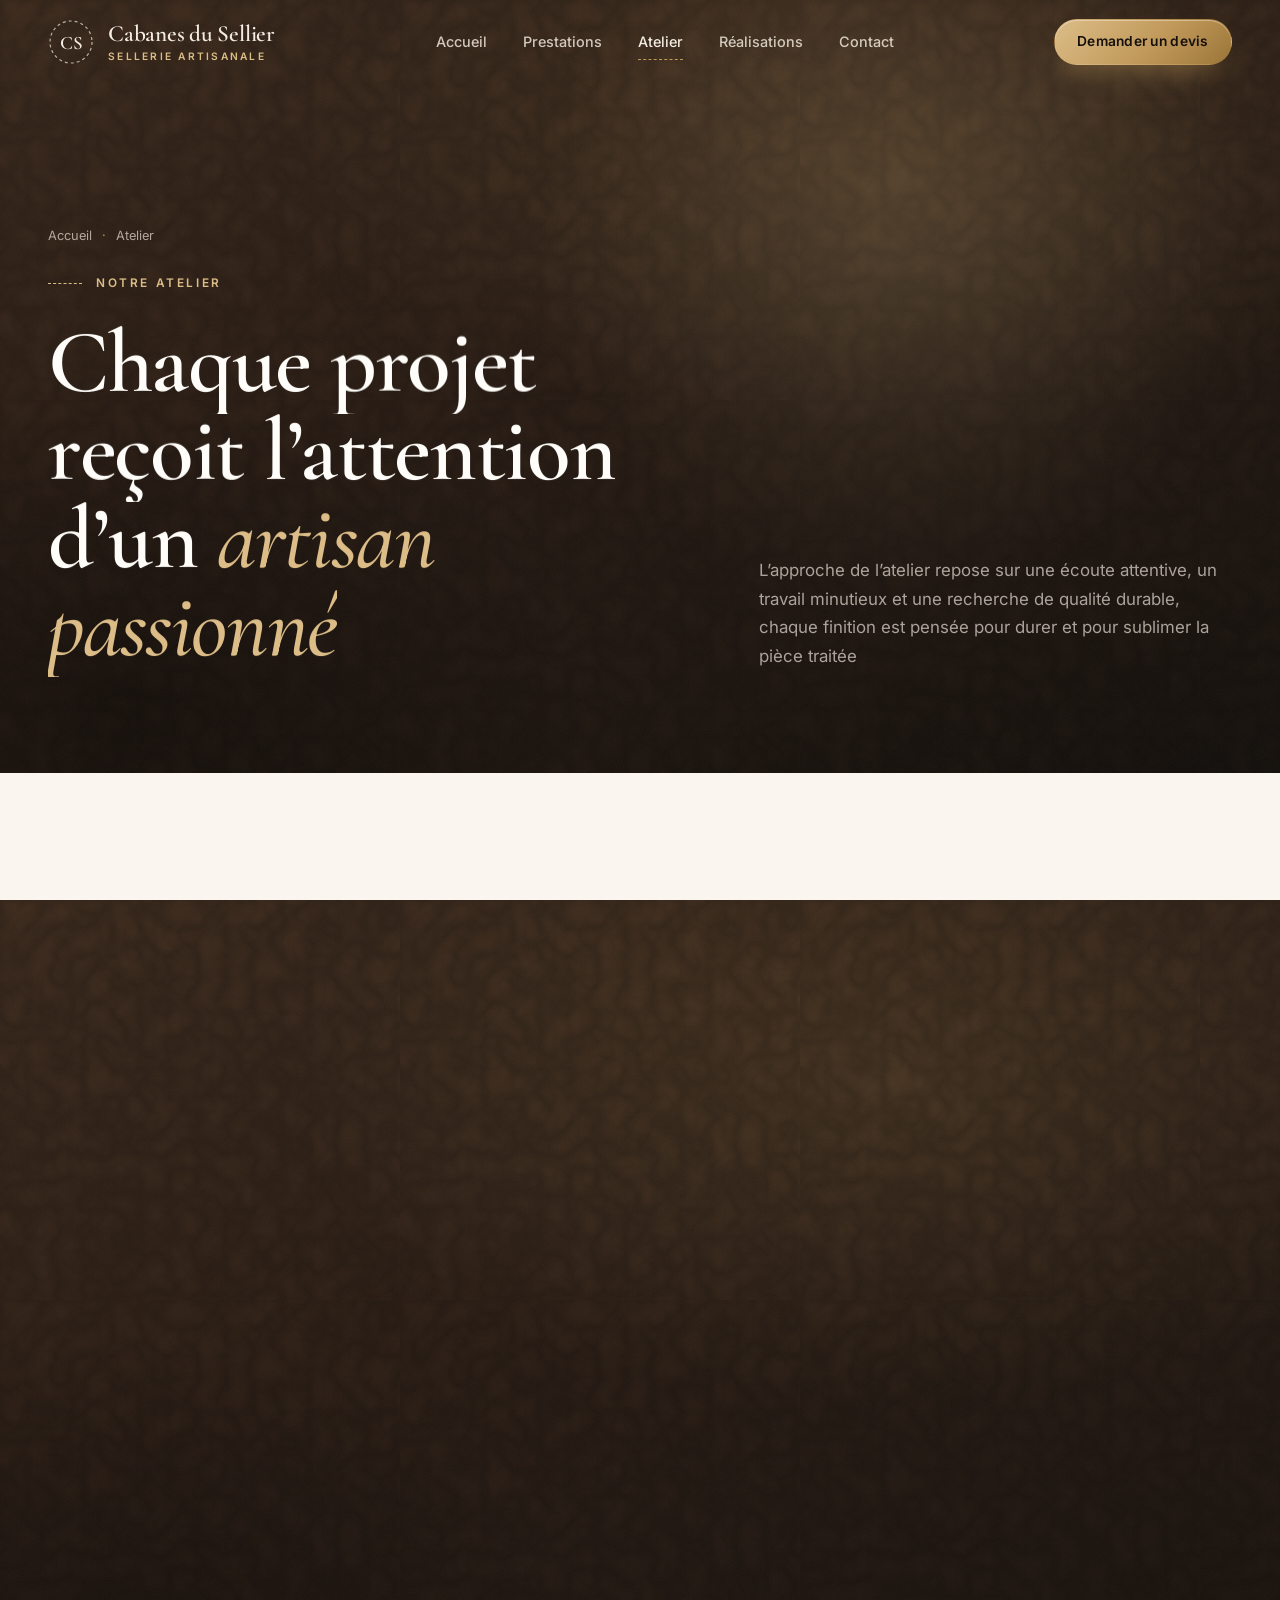
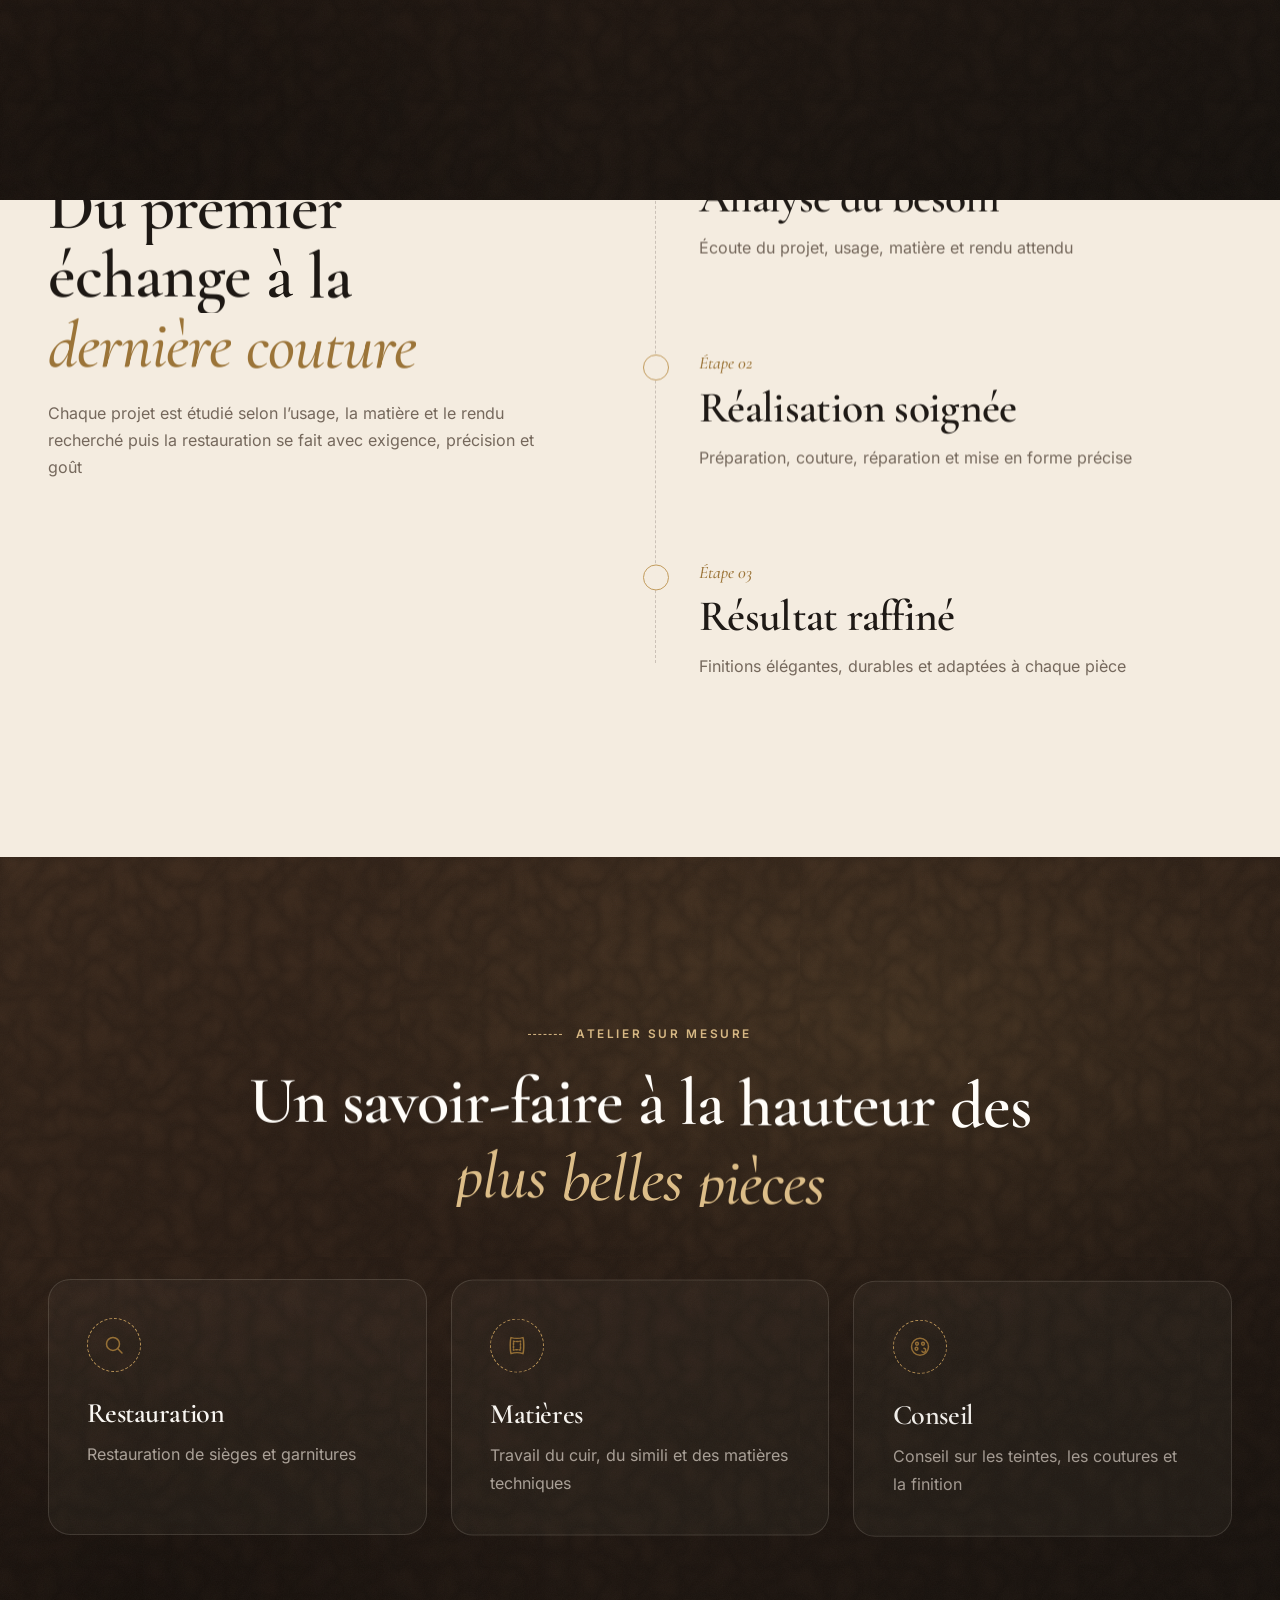
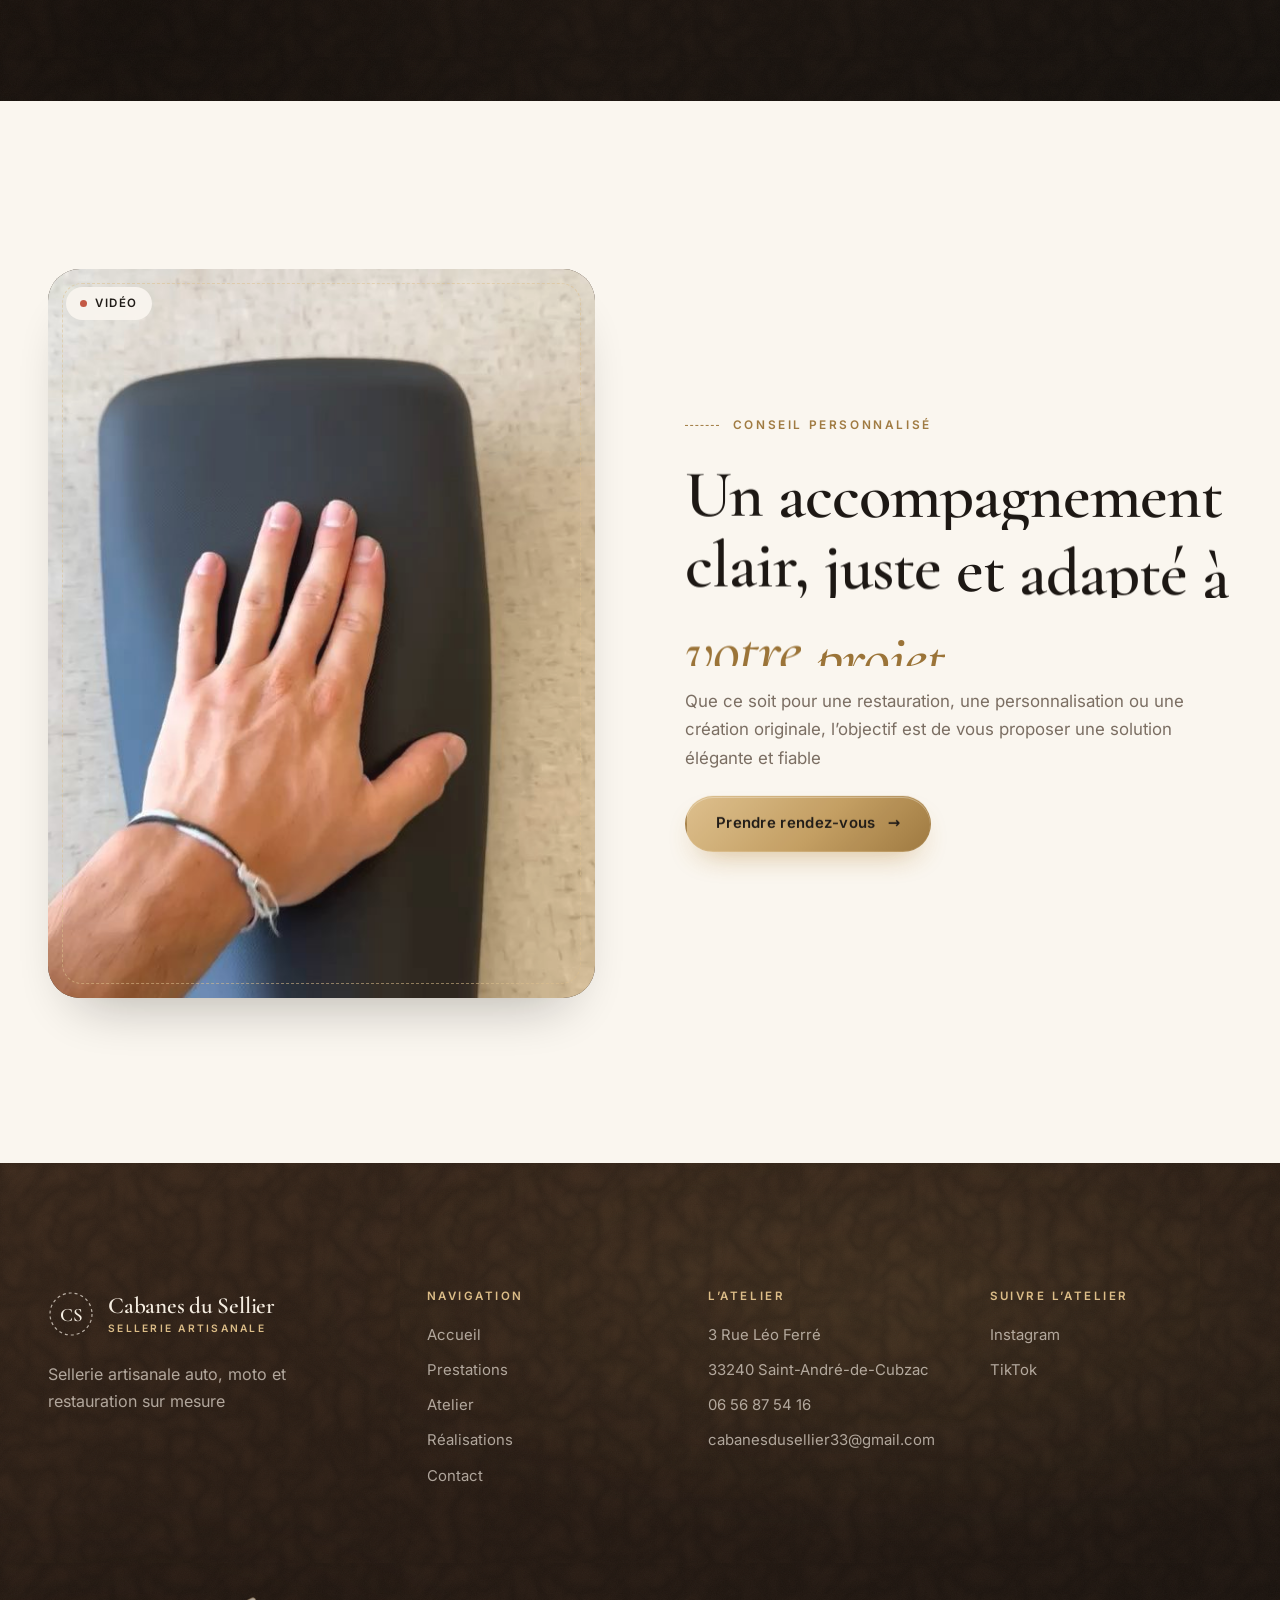
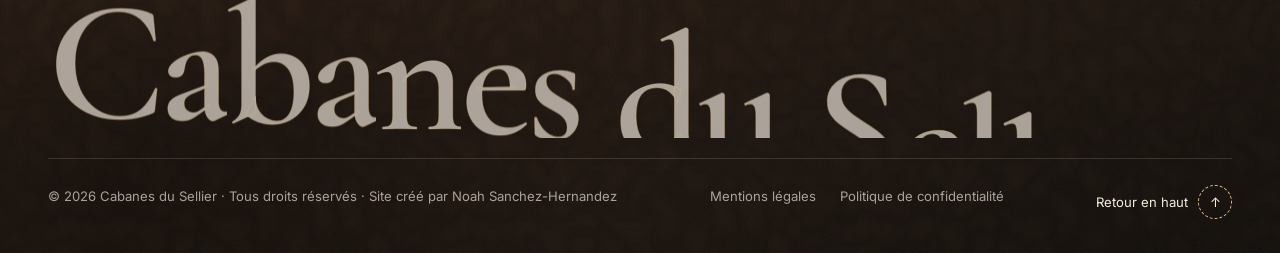
<file: atelier.html>
<!DOCTYPE html>
<html lang="fr" data-page="atelier">
<head>
  <meta charset="UTF-8">
  <meta name="viewport" content="width=device-width, initial-scale=1">
  <meta http-equiv="Content-Security-Policy" content="default-src 'self'; script-src 'self' 'sha256-J745IudT9DfYGMabRbFv0VvhzvFkgicbjYgvGOAZp+k='; style-src 'self' 'unsafe-inline'; img-src 'self' data:; font-src 'self'; media-src 'self'; connect-src 'self' https://api.web3forms.com; frame-src https://www.google.com https://maps.google.com; form-action https://api.web3forms.com; base-uri 'self'; object-src 'none'; upgrade-insecure-requests">
  <meta name="referrer" content="strict-origin-when-cross-origin">
  <title>L’atelier | Cabanes du Sellier — Un artisan passionné</title>
  <meta name="description" content="L’approche de l’atelier repose sur une écoute attentive, un travail minutieux et une recherche de qualité durable.">
  <meta name="theme-color" content="#2b1d14">
  <meta property="og:type" content="website">
  <meta property="og:locale" content="fr_FR">
  <meta property="og:site_name" content="Cabanes du Sellier">
  <meta property="og:title" content="L’atelier | Cabanes du Sellier — Un artisan passionné">
  <meta property="og:description" content="L’approche de l’atelier repose sur une écoute attentive, un travail minutieux et une recherche de qualité durable.">
  <link rel="canonical" href="https://cabanesdusellier.fr/atelier.html">
  <meta property="og:url" content="https://cabanesdusellier.fr/atelier.html">
  <meta property="og:image" content="https://cabanesdusellier.fr/assets/img/og-image.jpg">
  <meta property="og:image:width" content="1200">
  <meta property="og:image:height" content="630">
  <meta property="og:image:alt" content="Cabanes du Sellier, sellerie artisanale à Saint-André-de-Cubzac">
  <meta name="twitter:card" content="summary_large_image">
  <link rel="icon" href="favicon.ico" sizes="48x48">
  <link rel="icon" href="assets/img/icon-192.png" type="image/png" sizes="192x192">
  <link rel="icon" href="assets/img/favicon.svg" type="image/svg+xml">
  <link rel="apple-touch-icon" href="apple-touch-icon.png">
  <link rel="preload" href="assets/fonts/cormorant-latin.woff2" as="font" type="font/woff2" crossorigin>
  <link rel="preload" href="assets/fonts/inter-latin.woff2" as="font" type="font/woff2" crossorigin>
  <link rel="stylesheet" href="assets/css/main.css?v=7">
  <script>(function(){var h=document.documentElement;h.classList.add('js');try{var s=window.sessionStorage;if(s.getItem('cds-pt'))h.classList.add('pt-in');if(h.getAttribute('data-page')==='accueil'&&!s.getItem('cds-intro')&&!window.matchMedia('(prefers-reduced-motion: reduce)').matches)h.classList.add('intro-on')}catch(e){}setTimeout(function(){if(!h.classList.contains('ready')){h.classList.remove('js','pt-in','intro-on');h.classList.add('no-anim')}},5000)})();</script>
</head>
<body>
  <a class="skip-link" href="#main">Aller au contenu</a>

  <div class="page-transition" aria-hidden="true">
    <div class="page-transition__panel page-transition__panel--gold"></div>
    <div class="page-transition__panel leather">
      <svg class="page-transition__mark" viewBox="0 0 70 70"><circle cx="35" cy="35" r="32" fill="none" stroke="currentColor" stroke-width="1.2" stroke-dasharray="4 4"/><text x="35" y="43" text-anchor="middle" fill="currentColor" font-family="Cormorant Garamond, serif" font-size="24" font-weight="600">CS</text></svg>
    </div>
  </div>

  <div class="cursor" aria-hidden="true"><span class="cursor__dot"></span><span class="cursor__ring"><span class="cursor__label"></span></span></div>

  <header class="header" id="header">
    <div class="container header__inner">
      <a href="index.html" class="logo" aria-label="Cabanes du Sellier, retour à l’accueil">
        <svg class="logo__mark" viewBox="0 0 46 46" aria-hidden="true"><circle cx="23" cy="23" r="21"/><text x="23" y="29.5" text-anchor="middle">CS</text></svg>
        <span class="logo__text">
          <span class="logo__title">Cabanes du Sellier</span>
          <span class="logo__sub">Sellerie artisanale</span>
        </span>
      </a>
      <nav class="nav" aria-label="Navigation principale">
        <ul>
            <li><a href="index.html">Accueil</a></li>
            <li><a href="prestations.html">Prestations</a></li>
            <li><a href="atelier.html" aria-current="page">Atelier</a></li>
            <li><a href="realisations.html">Réalisations</a></li>
            <li><a href="contact.html">Contact</a></li>
        </ul>
      </nav>
      <div class="header__actions">
        <a href="contact.html" class="btn btn--gold btn--sm header__cta" data-magnetic><span class="btn__label">Demander un devis</span></a>
        <button class="burger" id="burger" type="button" aria-label="Ouvrir le menu" aria-expanded="false" aria-controls="menu"><span></span><span></span></button>
      </div>
    </div>
  </header>

  <div class="menu leather on-dark" id="menu" aria-hidden="true">
    <nav aria-label="Menu mobile">
      <ul class="menu__links">
        <li><a href="index.html"><small>01</small>Accueil</a></li>
        <li><a href="prestations.html"><small>02</small>Prestations</a></li>
        <li><a href="atelier.html" aria-current="page"><small>03</small>Atelier</a></li>
        <li><a href="realisations.html"><small>04</small>Réalisations</a></li>
        <li><a href="contact.html"><small>05</small>Contact</a></li>
      </ul>
    </nav>
    <div class="menu__foot">
      <span>Sellerie artisanale sur mesure</span>
      <a href="contact.html">Demander un devis →</a>
    </div>
  </div>

  <main id="main">

    <section class="page-hero leather on-dark">
      <div class="hero__lamp" aria-hidden="true"></div>
      <div class="container">
        <ol class="breadcrumb" data-reveal aria-label="Fil d’Ariane"><li><a href="index.html">Accueil</a></li><li aria-current="page">Atelier</li></ol>
        <span class="eyebrow" data-reveal>Notre atelier</span>
        <div class="page-hero__grid">
          <h1 data-split>Chaque projet reçoit l’attention d’un <em>artisan passionné</em></h1>
          <div data-reveal>
            <p class="lead">L’approche de l’atelier repose sur une écoute attentive, un travail minutieux et une recherche de qualité durable, chaque finition est pensée pour durer et pour sublimer la pièce traitée</p>
            
          </div>
        </div>
      </div>
    </section>

    <section class="section manifesto">
      <div class="container">
        <span class="eyebrow" data-reveal>Un savoir-faire à la hauteur des plus belles pièces</span>
        <p class="manifesto__text" style="margin-top:32px">Une écoute attentive, un travail minutieux et une recherche de <em>qualité durable</em> : chaque finition est pensée pour sublimer la pièce traitée.</p>
      </div>
    </section>

    <section class="section process section--cream">
      <div class="container process__grid">
        <div class="process__intro">
          <span class="eyebrow" data-reveal>Méthode</span>
          <h2 data-split>Du premier échange à la <em>dernière couture</em></h2>
          <p data-reveal>Chaque projet est étudié selon l’usage, la matière et le rendu recherché puis la restauration se fait avec exigence, précision et goût</p>
          
        </div>
        <div class="process__steps">
          <span class="process__line" aria-hidden="true"><span></span></span>
          <ol>
            <li class="step" data-reveal>
              <span class="step__dot" aria-hidden="true"></span>
              <span class="step__num">Étape 01</span>
              <h3>Analyse du besoin</h3>
              <p>Écoute du projet, usage, matière et rendu attendu</p>
            </li>
            <li class="step" data-reveal>
              <span class="step__dot" aria-hidden="true"></span>
              <span class="step__num">Étape 02</span>
              <h3>Réalisation soignée</h3>
              <p>Préparation, couture, réparation et mise en forme précise</p>
            </li>
            <li class="step" data-reveal>
              <span class="step__dot" aria-hidden="true"></span>
              <span class="step__num">Étape 03</span>
              <h3>Résultat raffiné</h3>
              <p>Finitions élégantes, durables et adaptées à chaque pièce</p>
            </li>
          </ol>
        </div>
      </div>
    </section>

    <section class="section leather on-dark">
      <div class="container">
        <div class="section-head section-head--center">
          <span class="eyebrow" data-reveal>Atelier sur mesure</span>
          <h2 data-split>Un savoir-faire à la hauteur des <em>plus belles pièces</em></h2>
        </div>
        <div class="cards">
          <article class="card" data-reveal data-delay="0.0">
            <span class="card__icon" aria-hidden="true"><svg viewBox="0 0 24 24"><circle cx="11" cy="11" r="6.5"/><path d="M20 20l-4.4-4.4"/></svg></span>
            <h3>Restauration</h3>
            <p>Restauration de sièges et garnitures</p>
          </article>
          <article class="card" data-reveal data-delay="0.1">
            <span class="card__icon" aria-hidden="true"><svg viewBox="0 0 24 24"><path d="M6 4c3 1 9 1 12 0 1 3 1 13 0 16-3-1-9-1-12 0-1-3-1-13 0-16z"/><path d="M8.5 7.5c2.3.6 4.7.6 7 0v9c-2.3-.6-4.7-.6-7 0z" stroke-dasharray="1.6 1.6"/></svg></span>
            <h3>Matières</h3>
            <p>Travail du cuir, du simili et des matières techniques</p>
          </article>
          <article class="card" data-reveal data-delay="0.2">
            <span class="card__icon" aria-hidden="true"><svg viewBox="0 0 24 24"><circle cx="12" cy="12" r="8.5"/><circle cx="9" cy="9" r="1.4"/><circle cx="15" cy="9" r="1.4"/><circle cx="8.5" cy="14" r="1.4"/><path d="M14 16.5a2 2 0 1 0 2-3"/></svg></span>
            <h3>Conseil</h3>
            <p>Conseil sur les teintes, les coutures et la finition</p>
          </article>
        </div>
      </div>
    </section>

    <section class="section">
      <div class="container">
        <article class="feature">
          <figure class="feature__media feature__photo" data-reveal><video muted loop playsinline preload="none" poster="assets/video/posters/accoudoir-finition.jpg" data-autoplay aria-label="Contrôle de la finition d’un accoudoir en atelier"><source src="assets/video/accoudoir-finition.mp4" type="video/mp4"></video><span class="media__badge">Vidéo</span></figure>
          <div class="feature__body">
            <span class="eyebrow" data-reveal>Conseil personnalisé</span>
            <h2 data-split>Un accompagnement clair, juste et adapté à <em>votre projet</em></h2>
            <p class="lead" data-reveal>Que ce soit pour une restauration, une personnalisation ou une création originale, l’objectif est de vous proposer une solution élégante et fiable</p>
            <div data-reveal><a class="btn btn--gold" href="contact.html" data-magnetic><span class="btn__label">Prendre rendez-vous</span><span class="btn__arrow" aria-hidden="true">→</span></a></div>
          </div>
        </article>
      </div>
    </section>
  </main>

  <footer class="footer leather on-dark">
    <div class="container">
      <div class="footer__top">
        <div class="footer__brand">
          <a href="index.html" class="logo" aria-label="Cabanes du Sellier, retour à l’accueil">
            <svg class="logo__mark" viewBox="0 0 46 46" aria-hidden="true"><circle cx="23" cy="23" r="21"/><text x="23" y="29.5" text-anchor="middle">CS</text></svg>
            <span class="logo__text"><span class="logo__title">Cabanes du Sellier</span><span class="logo__sub">Sellerie artisanale</span></span>
          </a>
          <p>Sellerie artisanale auto, moto et restauration sur mesure</p>
        </div>
        <div>
          <h4>Navigation</h4>
          <ul>
            <li><a href="index.html">Accueil</a></li>
            <li><a href="prestations.html">Prestations</a></li>
            <li><a href="atelier.html">Atelier</a></li>
            <li><a href="realisations.html">Réalisations</a></li>
            <li><a href="contact.html">Contact</a></li>
          </ul>
        </div>
        <div>
          <h4>L’atelier</h4>
          <address>
            <span>3 Rue Léo Ferré</span>
            <span>33240 Saint-André-de-Cubzac</span>
            <span><a href="tel:+33656875416">06 56 87 54 16</a></span>
            <span><a href="mailto:cabanesdusellier33@gmail.com">cabanesdusellier33@gmail.com</a></span>
          </address>
        </div>
        <div>
          <h4>Suivre l’atelier</h4>
          <ul>
            
            <li><a href="https://www.instagram.com/cabanesdusellier/" target="_blank" rel="noopener" aria-label="Instagram (nouvel onglet)">Instagram</a></li>
            <li><a href="https://www.tiktok.com/@cabanes.du.sellie" target="_blank" rel="noopener" aria-label="TikTok (nouvel onglet)">TikTok</a></li>
          </ul>
        </div>
      </div>
      <p class="footer__word" aria-hidden="true">Cabanes du Sellier</p>
      <div class="footer__bottom">
        <span>© <span data-year>2026</span> Cabanes du Sellier · Tous droits réservés · Site créé par Noah Sanchez-Hernandez</span>
        <nav aria-label="Informations légales">
          <a href="mentions-legales.html">Mentions légales</a>
          <a href="confidentialite.html">Politique de confidentialité</a>
        </nav>
        <button class="back-top" type="button" data-top>Retour en haut <span aria-hidden="true">↑</span></button>
      </div>
    </div>
  </footer>

  <div class="quick-contact" aria-label="Contact rapide">
    <a class="quick-contact__btn" href="tel:+33656875416"><svg viewBox="0 0 24 24" aria-hidden="true"><path d="M6.6 3.5l2.6-.4 1.6 4-1.9 1.4a11 11 0 0 0 5 5l1.4-1.9 4 1.6-.4 2.6a2 2 0 0 1-2.1 1.7A15.5 15.5 0 0 1 4.9 5.6 2 2 0 0 1 6.6 3.5z"/></svg><span>Appeler</span></a>
    <a class="quick-contact__btn quick-contact__btn--wa" href="https://wa.me/33656875416?text=Bonjour%2C%20je%20vous%20contacte%20depuis%20le%20site%20Cabanes%20du%20Sellier%20pour%20une%20demande%20de%20devis." target="_blank" rel="noopener"><svg viewBox="0 0 24 24" aria-hidden="true"><path d="M12 3.5a8.5 8.5 0 0 0-7.4 12.7L3.5 20.5l4.4-1.1A8.5 8.5 0 1 0 12 3.5z"/><path class="d" d="M8.8 9.2c.2 2.6 2.4 4.9 5 5.2l1.1-1.2-1.6-.8-.7.7a4 4 0 0 1-2-2l.7-.7-.8-1.6z"/></svg><span>WhatsApp</span></a>
  </div>


  <script src="assets/js/vendor/gsap.min.js" defer></script>
  <script src="assets/js/vendor/ScrollTrigger.min.js" defer></script>
  <script src="assets/js/main.js?v=5" defer></script>
</body>
</html>
</file>
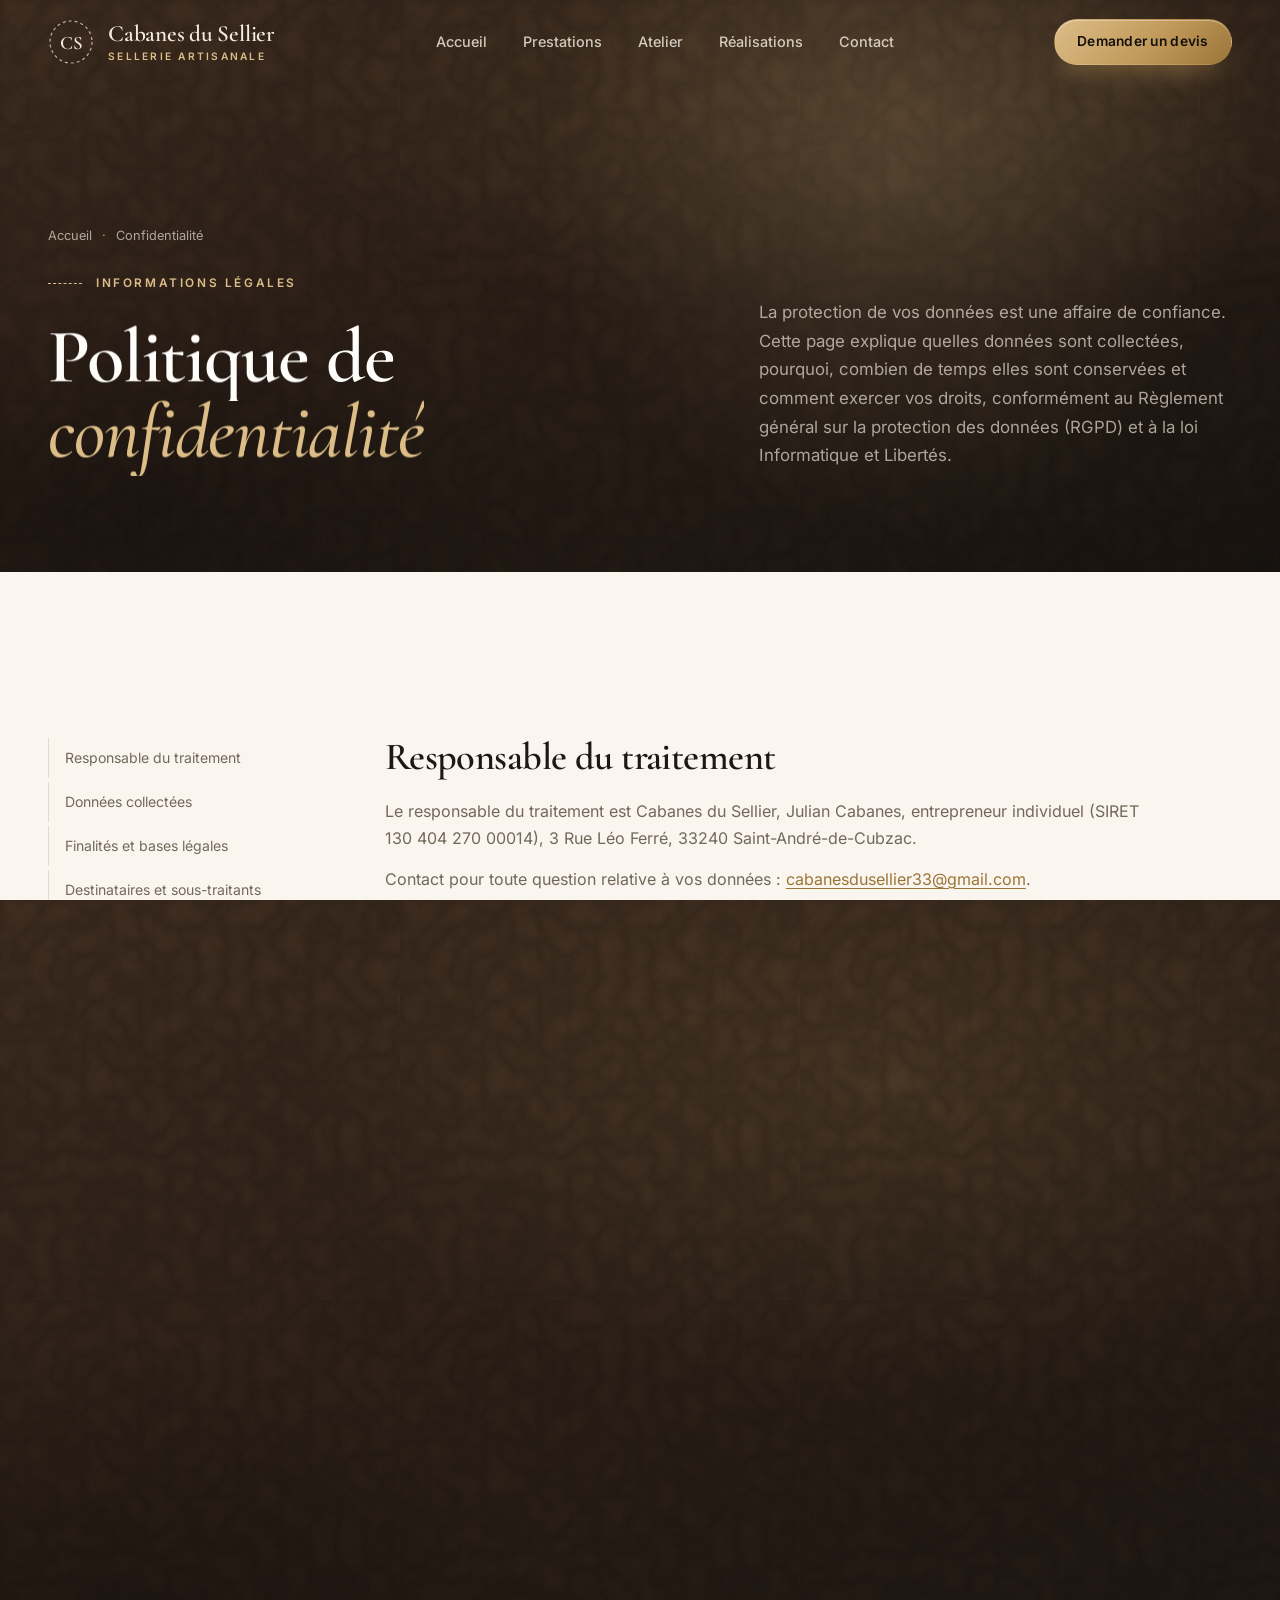
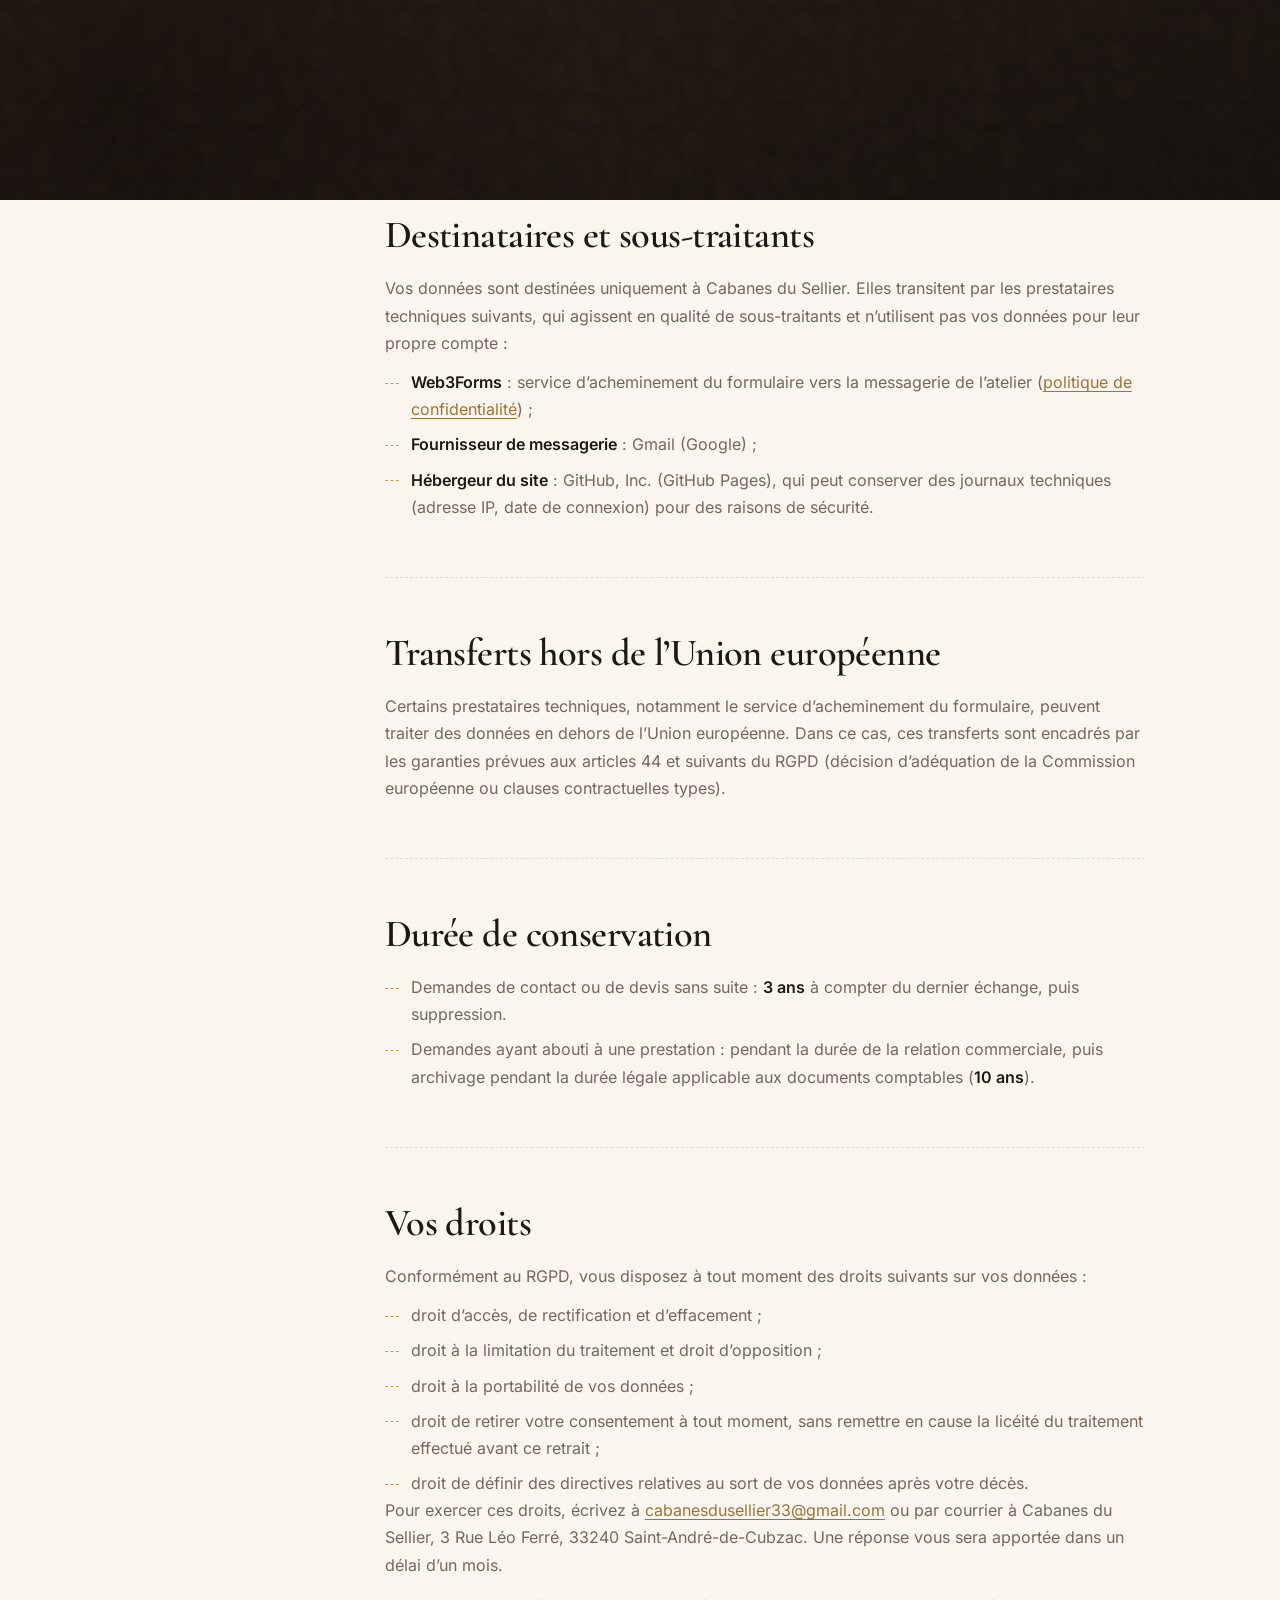
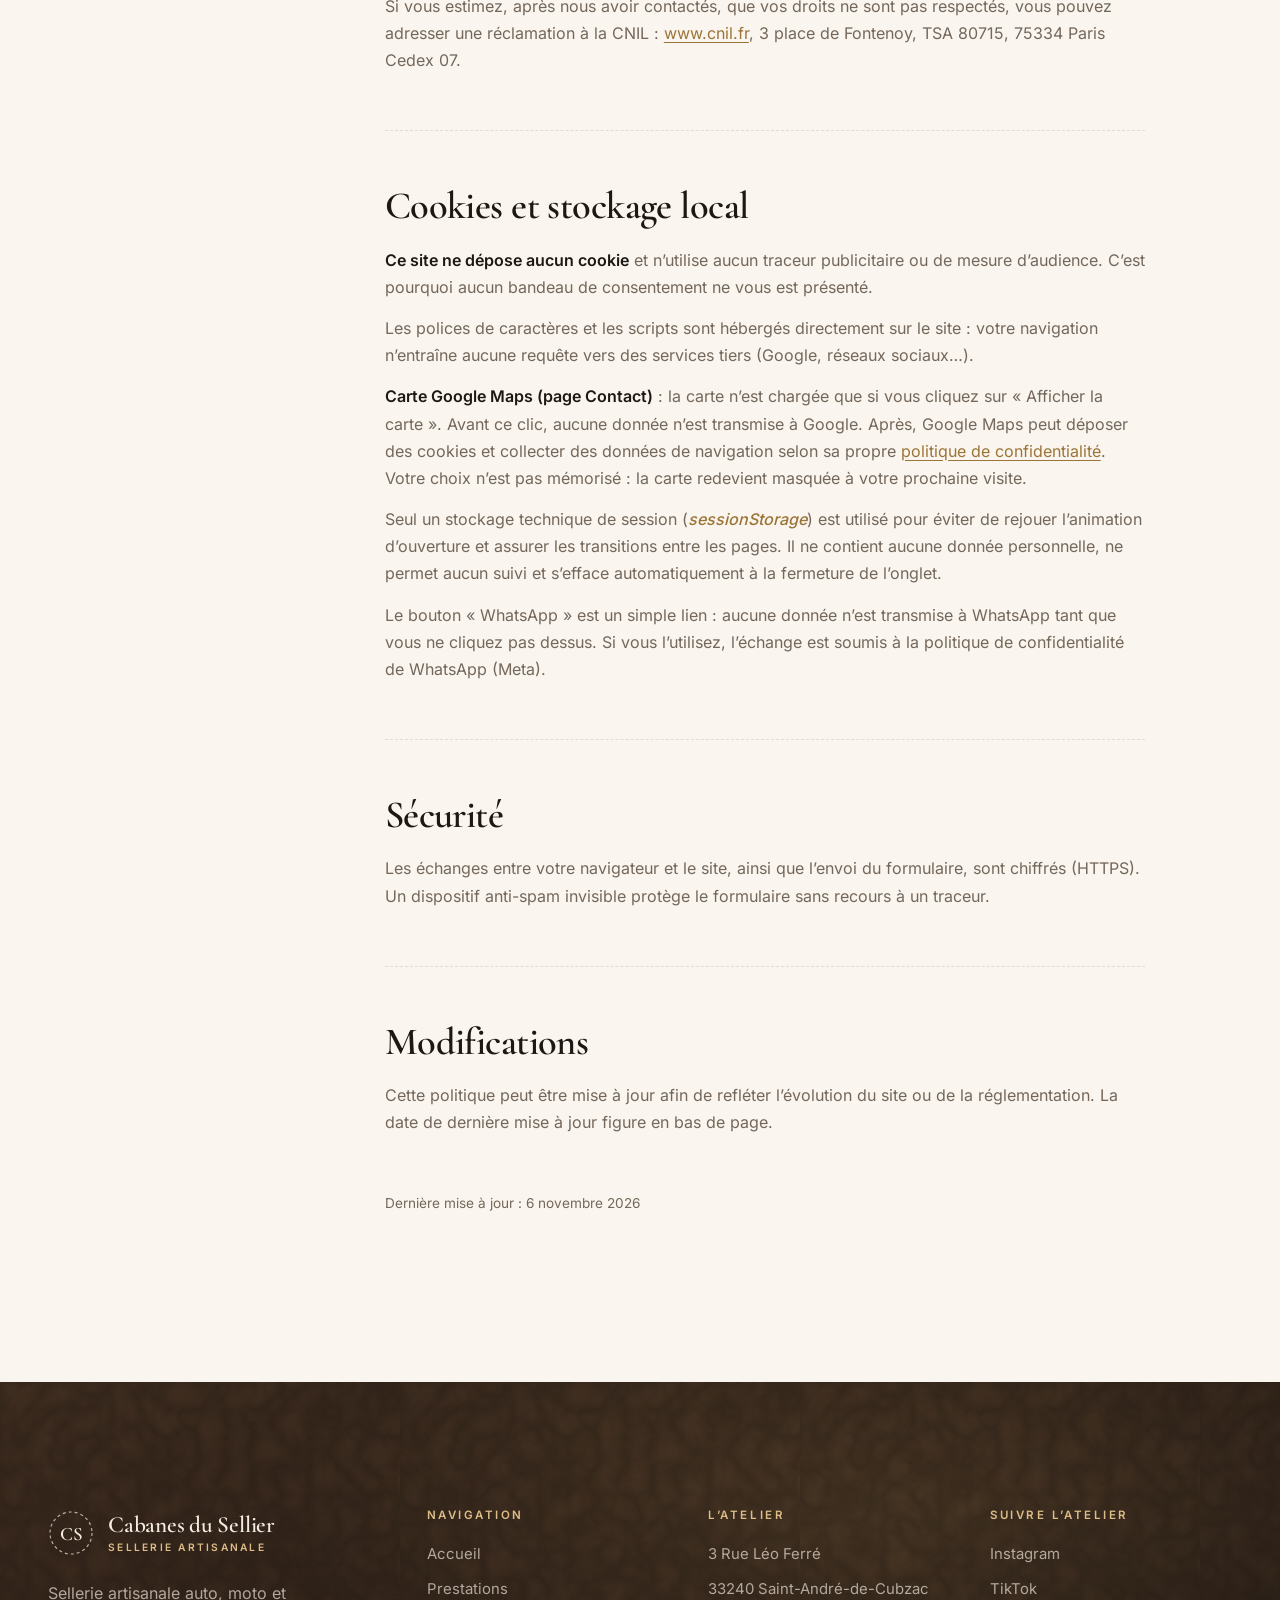
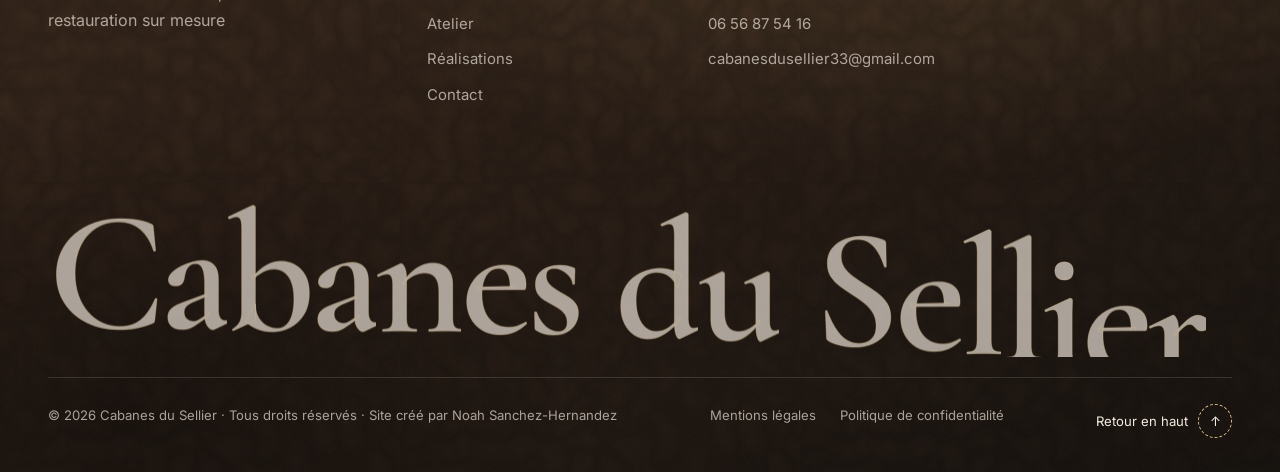
<file: confidentialite.html>
<!DOCTYPE html>
<html lang="fr" data-page="confidentialite">
<head>
  <meta charset="UTF-8">
  <meta name="viewport" content="width=device-width, initial-scale=1">
  <meta http-equiv="Content-Security-Policy" content="default-src 'self'; script-src 'self' 'sha256-J745IudT9DfYGMabRbFv0VvhzvFkgicbjYgvGOAZp+k='; style-src 'self' 'unsafe-inline'; img-src 'self' data:; font-src 'self'; media-src 'self'; connect-src 'self' https://api.web3forms.com; frame-src https://www.google.com https://maps.google.com; form-action https://api.web3forms.com; base-uri 'self'; object-src 'none'; upgrade-insecure-requests">
  <meta name="referrer" content="strict-origin-when-cross-origin">
  <title>Politique de confidentialité | Cabanes du Sellier</title>
  <meta name="description" content="Politique de confidentialité du site Cabanes du Sellier : données collectées, finalités, durée de conservation et droits RGPD.">
  <meta name="theme-color" content="#2b1d14">
  <meta property="og:type" content="website">
  <meta property="og:locale" content="fr_FR">
  <meta property="og:site_name" content="Cabanes du Sellier">
  <meta property="og:title" content="Politique de confidentialité | Cabanes du Sellier">
  <meta property="og:description" content="Politique de confidentialité du site Cabanes du Sellier : données collectées, finalités, durée de conservation et droits RGPD.">
  <link rel="canonical" href="https://cabanesdusellier.fr/confidentialite.html">
  <meta property="og:url" content="https://cabanesdusellier.fr/confidentialite.html">
  <meta property="og:image" content="https://cabanesdusellier.fr/assets/img/og-image.jpg">
  <meta property="og:image:width" content="1200">
  <meta property="og:image:height" content="630">
  <meta property="og:image:alt" content="Cabanes du Sellier, sellerie artisanale à Saint-André-de-Cubzac">
  <meta name="twitter:card" content="summary_large_image">
  <link rel="icon" href="favicon.ico" sizes="48x48">
  <link rel="icon" href="assets/img/icon-192.png" type="image/png" sizes="192x192">
  <link rel="icon" href="assets/img/favicon.svg" type="image/svg+xml">
  <link rel="apple-touch-icon" href="apple-touch-icon.png">
  <link rel="preload" href="assets/fonts/cormorant-latin.woff2" as="font" type="font/woff2" crossorigin>
  <link rel="preload" href="assets/fonts/inter-latin.woff2" as="font" type="font/woff2" crossorigin>
  <link rel="stylesheet" href="assets/css/main.css?v=7">
  <script>(function(){var h=document.documentElement;h.classList.add('js');try{var s=window.sessionStorage;if(s.getItem('cds-pt'))h.classList.add('pt-in');if(h.getAttribute('data-page')==='accueil'&&!s.getItem('cds-intro')&&!window.matchMedia('(prefers-reduced-motion: reduce)').matches)h.classList.add('intro-on')}catch(e){}setTimeout(function(){if(!h.classList.contains('ready')){h.classList.remove('js','pt-in','intro-on');h.classList.add('no-anim')}},5000)})();</script>
</head>
<body>
  <a class="skip-link" href="#main">Aller au contenu</a>

  <div class="page-transition" aria-hidden="true">
    <div class="page-transition__panel page-transition__panel--gold"></div>
    <div class="page-transition__panel leather">
      <svg class="page-transition__mark" viewBox="0 0 70 70"><circle cx="35" cy="35" r="32" fill="none" stroke="currentColor" stroke-width="1.2" stroke-dasharray="4 4"/><text x="35" y="43" text-anchor="middle" fill="currentColor" font-family="Cormorant Garamond, serif" font-size="24" font-weight="600">CS</text></svg>
    </div>
  </div>

  <div class="cursor" aria-hidden="true"><span class="cursor__dot"></span><span class="cursor__ring"><span class="cursor__label"></span></span></div>

  <header class="header" id="header">
    <div class="container header__inner">
      <a href="index.html" class="logo" aria-label="Cabanes du Sellier, retour à l’accueil">
        <svg class="logo__mark" viewBox="0 0 46 46" aria-hidden="true"><circle cx="23" cy="23" r="21"/><text x="23" y="29.5" text-anchor="middle">CS</text></svg>
        <span class="logo__text">
          <span class="logo__title">Cabanes du Sellier</span>
          <span class="logo__sub">Sellerie artisanale</span>
        </span>
      </a>
      <nav class="nav" aria-label="Navigation principale">
        <ul>
            <li><a href="index.html">Accueil</a></li>
            <li><a href="prestations.html">Prestations</a></li>
            <li><a href="atelier.html">Atelier</a></li>
            <li><a href="realisations.html">Réalisations</a></li>
            <li><a href="contact.html">Contact</a></li>
        </ul>
      </nav>
      <div class="header__actions">
        <a href="contact.html" class="btn btn--gold btn--sm header__cta" data-magnetic><span class="btn__label">Demander un devis</span></a>
        <button class="burger" id="burger" type="button" aria-label="Ouvrir le menu" aria-expanded="false" aria-controls="menu"><span></span><span></span></button>
      </div>
    </div>
  </header>

  <div class="menu leather on-dark" id="menu" aria-hidden="true">
    <nav aria-label="Menu mobile">
      <ul class="menu__links">
        <li><a href="index.html"><small>01</small>Accueil</a></li>
        <li><a href="prestations.html"><small>02</small>Prestations</a></li>
        <li><a href="atelier.html"><small>03</small>Atelier</a></li>
        <li><a href="realisations.html"><small>04</small>Réalisations</a></li>
        <li><a href="contact.html"><small>05</small>Contact</a></li>
      </ul>
    </nav>
    <div class="menu__foot">
      <span>Sellerie artisanale sur mesure</span>
      <a href="contact.html">Demander un devis →</a>
    </div>
  </div>

  <main id="main">

    <section class="page-hero leather on-dark page-hero--legal">
      <div class="hero__lamp" aria-hidden="true"></div>
      <div class="container">
        <ol class="breadcrumb" data-reveal aria-label="Fil d’Ariane"><li><a href="index.html">Accueil</a></li><li aria-current="page">Confidentialité</li></ol>
        <span class="eyebrow" data-reveal>Informations légales</span>
        <div class="page-hero__grid">
          <h1 data-split>Politique de <em>confidentialité</em></h1>
          <div data-reveal>
            <p class="lead">La protection de vos données est une affaire de confiance. Cette page explique quelles données sont collectées, pourquoi, combien de temps elles sont conservées et comment exercer vos droits, conformément au Règlement général sur la protection des données (RGPD) et à la loi Informatique et Libertés.</p>
            
          </div>
        </div>
      </div>
    </section>
    <section class="section">
      <div class="container legal">
        <nav class="legal__toc" aria-label="Sommaire">
          <a href="#responsable">Responsable du traitement</a>
          <a href="#donnees">Données collectées</a>
          <a href="#finalites">Finalités et bases légales</a>
          <a href="#destinataires">Destinataires et sous-traitants</a>
          <a href="#transferts">Transferts hors de l’Union européenne</a>
          <a href="#conservation">Durée de conservation</a>
          <a href="#droits">Vos droits</a>
          <a href="#cookies">Cookies et stockage local</a>
          <a href="#securite">Sécurité</a>
          <a href="#modifications">Modifications</a>
        </nav>
        <div class="prose">
          <section id="responsable">
            <h2>Responsable du traitement</h2>
            <p>Le responsable du traitement est Cabanes du Sellier, Julian Cabanes, entrepreneur individuel (SIRET 130 404 270 00014), 3 Rue Léo Ferré, 33240 Saint-André-de-Cubzac.</p>
            <p>Contact pour toute question relative à vos données : <a href="mailto:cabanesdusellier33@gmail.com">cabanesdusellier33@gmail.com</a>.</p>
          </section>
          <section id="donnees">
            <h2>Données collectées</h2>
            <p>Les seules données personnelles collectées sont celles que vous transmettez volontairement via le formulaire de contact :</p>
            <ul>
              <li>nom, adresse e-mail, et, si vous le souhaitez, numéro de téléphone ;</li>
              <li>type de pièce, sujet et contenu de votre message ;</li>
              <li>la trace de votre consentement (case cochée) et la date d’envoi.</li>
            </ul>
            <p>Merci de ne pas indiquer dans votre message de données sensibles (santé, opinions, etc.) : elles ne sont pas nécessaires au traitement de votre demande.</p>
            <p>Ce site n’utilise aucun outil de mesure d’audience, de publicité ni de réseau social intégré.</p>
          </section>
          <section id="finalites">
            <h2>Finalités et bases légales</h2>
            <ul>
              <li><strong>Répondre à votre demande et établir un devis</strong> : exécution de mesures précontractuelles prises à votre demande (article 6.1.b du RGPD) et consentement (article 6.1.a).</li>
              <li><strong>Suivi de la relation client</strong> si un devis est accepté : exécution du contrat (article 6.1.b).</li>
              <li><strong>Sécurité du site et lutte contre les envois automatisés (spam)</strong> : intérêt légitime de l’éditeur (article 6.1.f).</li>
            </ul>
            <p>Vos données ne sont jamais vendues, louées ni utilisées à des fins de prospection commerciale sans votre accord.</p>
          </section>
          <section id="destinataires">
            <h2>Destinataires et sous-traitants</h2>
            <p>Vos données sont destinées uniquement à Cabanes du Sellier. Elles transitent par les prestataires techniques suivants, qui agissent en qualité de sous-traitants et n’utilisent pas vos données pour leur propre compte :</p>
            <ul>
              <li><strong>Web3Forms</strong> : service d’acheminement du formulaire vers la messagerie de l’atelier (<a href="https://web3forms.com/privacy" target="_blank" rel="noopener">politique de confidentialité</a>) ;</li>
              <li><strong>Fournisseur de messagerie</strong> : Gmail (Google) ;</li>
              <li><strong>Hébergeur du site</strong> : GitHub, Inc. (GitHub Pages), qui peut conserver des journaux techniques (adresse IP, date de connexion) pour des raisons de sécurité.</li>
            </ul>
          </section>
          <section id="transferts">
            <h2>Transferts hors de l’Union européenne</h2>
            <p>Certains prestataires techniques, notamment le service d’acheminement du formulaire, peuvent traiter des données en dehors de l’Union européenne. Dans ce cas, ces transferts sont encadrés par les garanties prévues aux articles 44 et suivants du RGPD (décision d’adéquation de la Commission européenne ou clauses contractuelles types).</p>
          </section>
          <section id="conservation">
            <h2>Durée de conservation</h2>
            <ul>
              <li>Demandes de contact ou de devis sans suite : <strong>3 ans</strong> à compter du dernier échange, puis suppression.</li>
              <li>Demandes ayant abouti à une prestation : pendant la durée de la relation commerciale, puis archivage pendant la durée légale applicable aux documents comptables (<strong>10 ans</strong>).</li>
            </ul>
          </section>
          <section id="droits">
            <h2>Vos droits</h2>
            <p>Conformément au RGPD, vous disposez à tout moment des droits suivants sur vos données :</p>
            <ul>
              <li>droit d’accès, de rectification et d’effacement ;</li>
              <li>droit à la limitation du traitement et droit d’opposition ;</li>
              <li>droit à la portabilité de vos données ;</li>
              <li>droit de retirer votre consentement à tout moment, sans remettre en cause la licéité du traitement effectué avant ce retrait ;</li>
              <li>droit de définir des directives relatives au sort de vos données après votre décès.</li>
            </ul>
            <p>Pour exercer ces droits, écrivez à <a href="mailto:cabanesdusellier33@gmail.com">cabanesdusellier33@gmail.com</a> ou par courrier à Cabanes du Sellier, 3 Rue Léo Ferré, 33240 Saint-André-de-Cubzac. Une réponse vous sera apportée dans un délai d’un mois.</p>
            <p>Si vous estimez, après nous avoir contactés, que vos droits ne sont pas respectés, vous pouvez adresser une réclamation à la CNIL : <a href="https://www.cnil.fr/fr/plaintes" target="_blank" rel="noopener">www.cnil.fr</a>, 3 place de Fontenoy, TSA 80715, 75334 Paris Cedex 07.</p>
          </section>
          <section id="cookies">
            <h2>Cookies et stockage local</h2>
            <p><strong>Ce site ne dépose aucun cookie</strong> et n’utilise aucun traceur publicitaire ou de mesure d’audience. C’est pourquoi aucun bandeau de consentement ne vous est présenté.</p>
            <p>Les polices de caractères et les scripts sont hébergés directement sur le site : votre navigation n’entraîne aucune requête vers des services tiers (Google, réseaux sociaux…).</p>
            <p><strong>Carte Google Maps (page Contact)</strong> : la carte n’est chargée que si vous cliquez sur « Afficher la carte ». Avant ce clic, aucune donnée n’est transmise à Google. Après, Google Maps peut déposer des cookies et collecter des données de navigation selon sa propre <a href="https://policies.google.com/privacy?hl=fr" target="_blank" rel="noopener">politique de confidentialité</a>. Votre choix n’est pas mémorisé : la carte redevient masquée à votre prochaine visite.</p>
            <p>Seul un stockage technique de session (<em>sessionStorage</em>) est utilisé pour éviter de rejouer l’animation d’ouverture et assurer les transitions entre les pages. Il ne contient aucune donnée personnelle, ne permet aucun suivi et s’efface automatiquement à la fermeture de l’onglet.</p>
            <p>Le bouton « WhatsApp » est un simple lien : aucune donnée n’est transmise à WhatsApp tant que vous ne cliquez pas dessus. Si vous l’utilisez, l’échange est soumis à la politique de confidentialité de WhatsApp (Meta).</p>
          </section>
          <section id="securite">
            <h2>Sécurité</h2>
            <p>Les échanges entre votre navigateur et le site, ainsi que l’envoi du formulaire, sont chiffrés (HTTPS). Un dispositif anti-spam invisible protège le formulaire sans recours à un traceur.</p>
          </section>
          <section id="modifications">
            <h2>Modifications</h2>
            <p>Cette politique peut être mise à jour afin de refléter l’évolution du site ou de la réglementation. La date de dernière mise à jour figure en bas de page.</p>
          </section>
          <p class="updated">Dernière mise à jour : 6 novembre 2026</p>
        </div>
      </div>
    </section>
  </main>

  <footer class="footer leather on-dark">
    <div class="container">
      <div class="footer__top">
        <div class="footer__brand">
          <a href="index.html" class="logo" aria-label="Cabanes du Sellier, retour à l’accueil">
            <svg class="logo__mark" viewBox="0 0 46 46" aria-hidden="true"><circle cx="23" cy="23" r="21"/><text x="23" y="29.5" text-anchor="middle">CS</text></svg>
            <span class="logo__text"><span class="logo__title">Cabanes du Sellier</span><span class="logo__sub">Sellerie artisanale</span></span>
          </a>
          <p>Sellerie artisanale auto, moto et restauration sur mesure</p>
        </div>
        <div>
          <h4>Navigation</h4>
          <ul>
            <li><a href="index.html">Accueil</a></li>
            <li><a href="prestations.html">Prestations</a></li>
            <li><a href="atelier.html">Atelier</a></li>
            <li><a href="realisations.html">Réalisations</a></li>
            <li><a href="contact.html">Contact</a></li>
          </ul>
        </div>
        <div>
          <h4>L’atelier</h4>
          <address>
            <span>3 Rue Léo Ferré</span>
            <span>33240 Saint-André-de-Cubzac</span>
            <span><a href="tel:+33656875416">06 56 87 54 16</a></span>
            <span><a href="mailto:cabanesdusellier33@gmail.com">cabanesdusellier33@gmail.com</a></span>
          </address>
        </div>
        <div>
          <h4>Suivre l’atelier</h4>
          <ul>
            
            <li><a href="https://www.instagram.com/cabanesdusellier/" target="_blank" rel="noopener" aria-label="Instagram (nouvel onglet)">Instagram</a></li>
            <li><a href="https://www.tiktok.com/@cabanes.du.sellie" target="_blank" rel="noopener" aria-label="TikTok (nouvel onglet)">TikTok</a></li>
          </ul>
        </div>
      </div>
      <p class="footer__word" aria-hidden="true">Cabanes du Sellier</p>
      <div class="footer__bottom">
        <span>© <span data-year>2026</span> Cabanes du Sellier · Tous droits réservés · Site créé par Noah Sanchez-Hernandez</span>
        <nav aria-label="Informations légales">
          <a href="mentions-legales.html">Mentions légales</a>
          <a href="confidentialite.html">Politique de confidentialité</a>
        </nav>
        <button class="back-top" type="button" data-top>Retour en haut <span aria-hidden="true">↑</span></button>
      </div>
    </div>
  </footer>

  <div class="quick-contact" aria-label="Contact rapide">
    <a class="quick-contact__btn" href="tel:+33656875416"><svg viewBox="0 0 24 24" aria-hidden="true"><path d="M6.6 3.5l2.6-.4 1.6 4-1.9 1.4a11 11 0 0 0 5 5l1.4-1.9 4 1.6-.4 2.6a2 2 0 0 1-2.1 1.7A15.5 15.5 0 0 1 4.9 5.6 2 2 0 0 1 6.6 3.5z"/></svg><span>Appeler</span></a>
    <a class="quick-contact__btn quick-contact__btn--wa" href="https://wa.me/33656875416?text=Bonjour%2C%20je%20vous%20contacte%20depuis%20le%20site%20Cabanes%20du%20Sellier%20pour%20une%20demande%20de%20devis." target="_blank" rel="noopener"><svg viewBox="0 0 24 24" aria-hidden="true"><path d="M12 3.5a8.5 8.5 0 0 0-7.4 12.7L3.5 20.5l4.4-1.1A8.5 8.5 0 1 0 12 3.5z"/><path class="d" d="M8.8 9.2c.2 2.6 2.4 4.9 5 5.2l1.1-1.2-1.6-.8-.7.7a4 4 0 0 1-2-2l.7-.7-.8-1.6z"/></svg><span>WhatsApp</span></a>
  </div>


  <script src="assets/js/vendor/gsap.min.js" defer></script>
  <script src="assets/js/vendor/ScrollTrigger.min.js" defer></script>
  <script src="assets/js/main.js?v=5" defer></script>
</body>
</html>
</file>
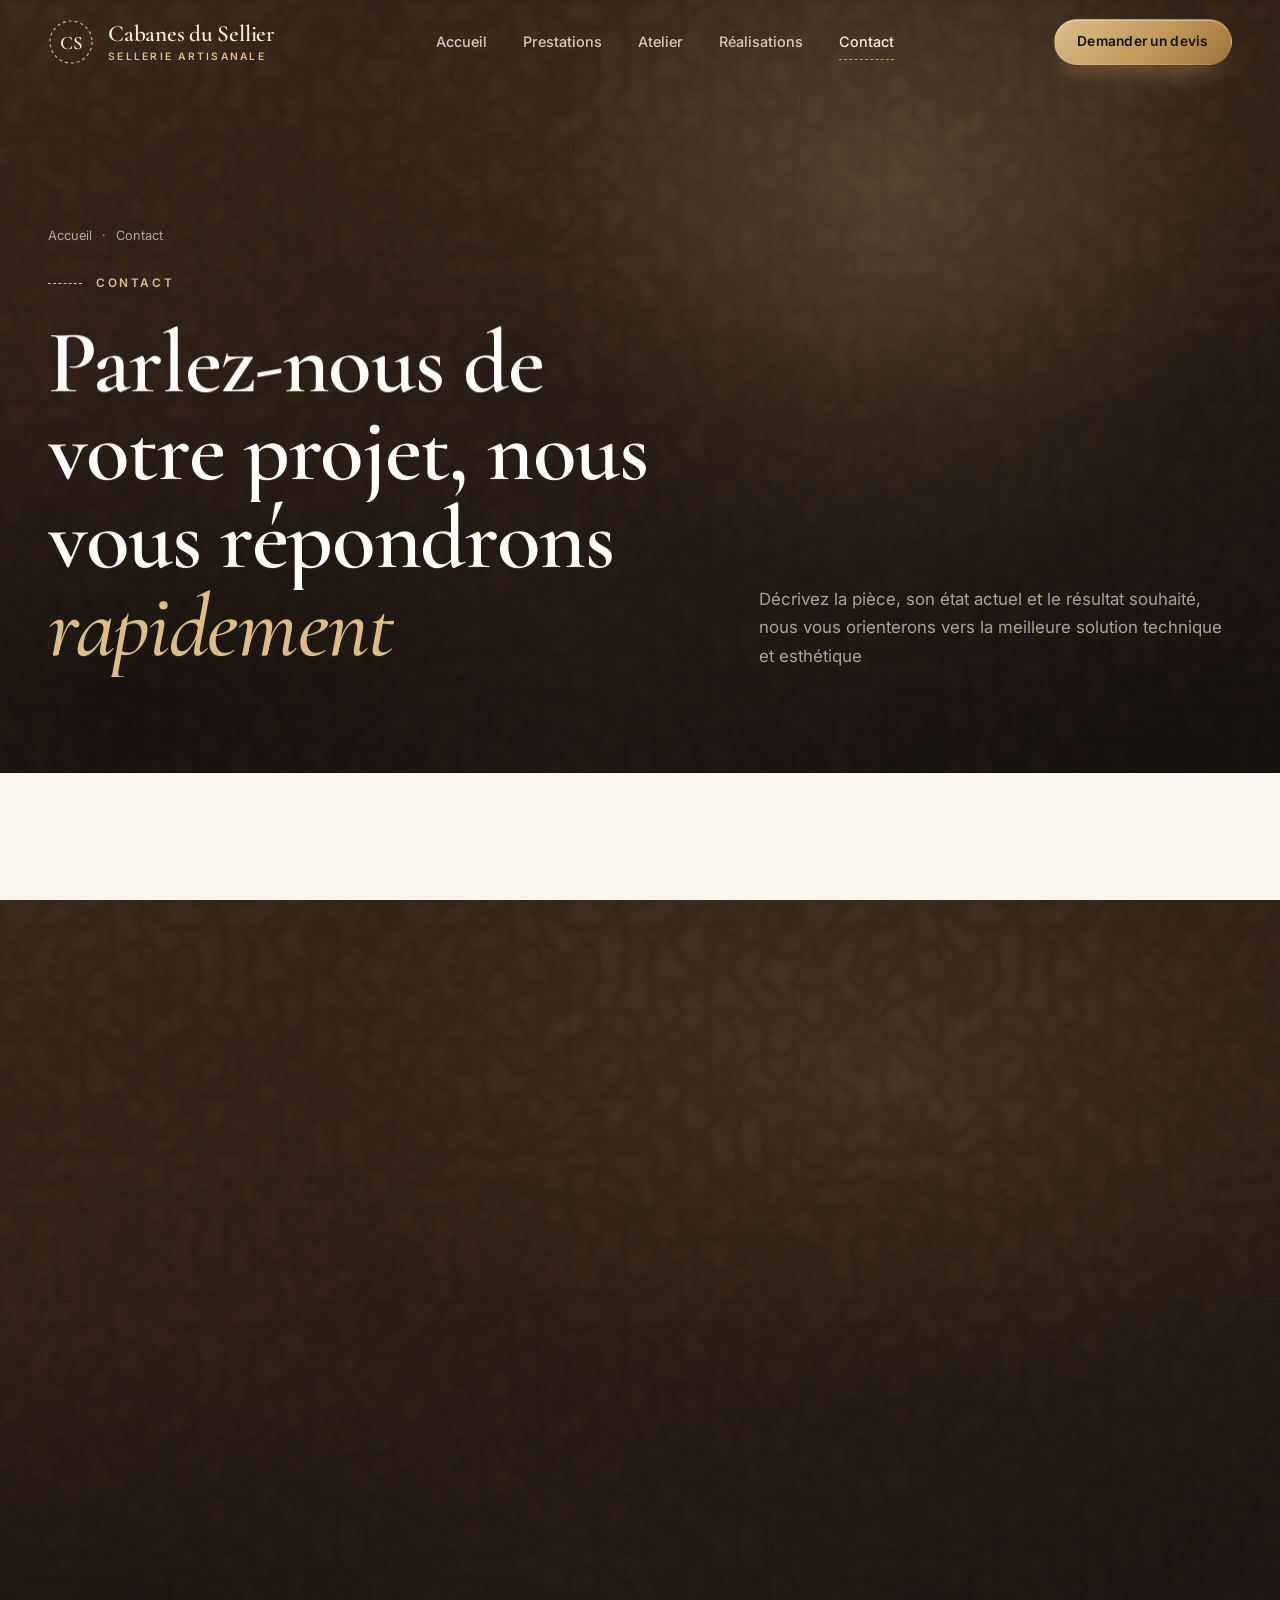
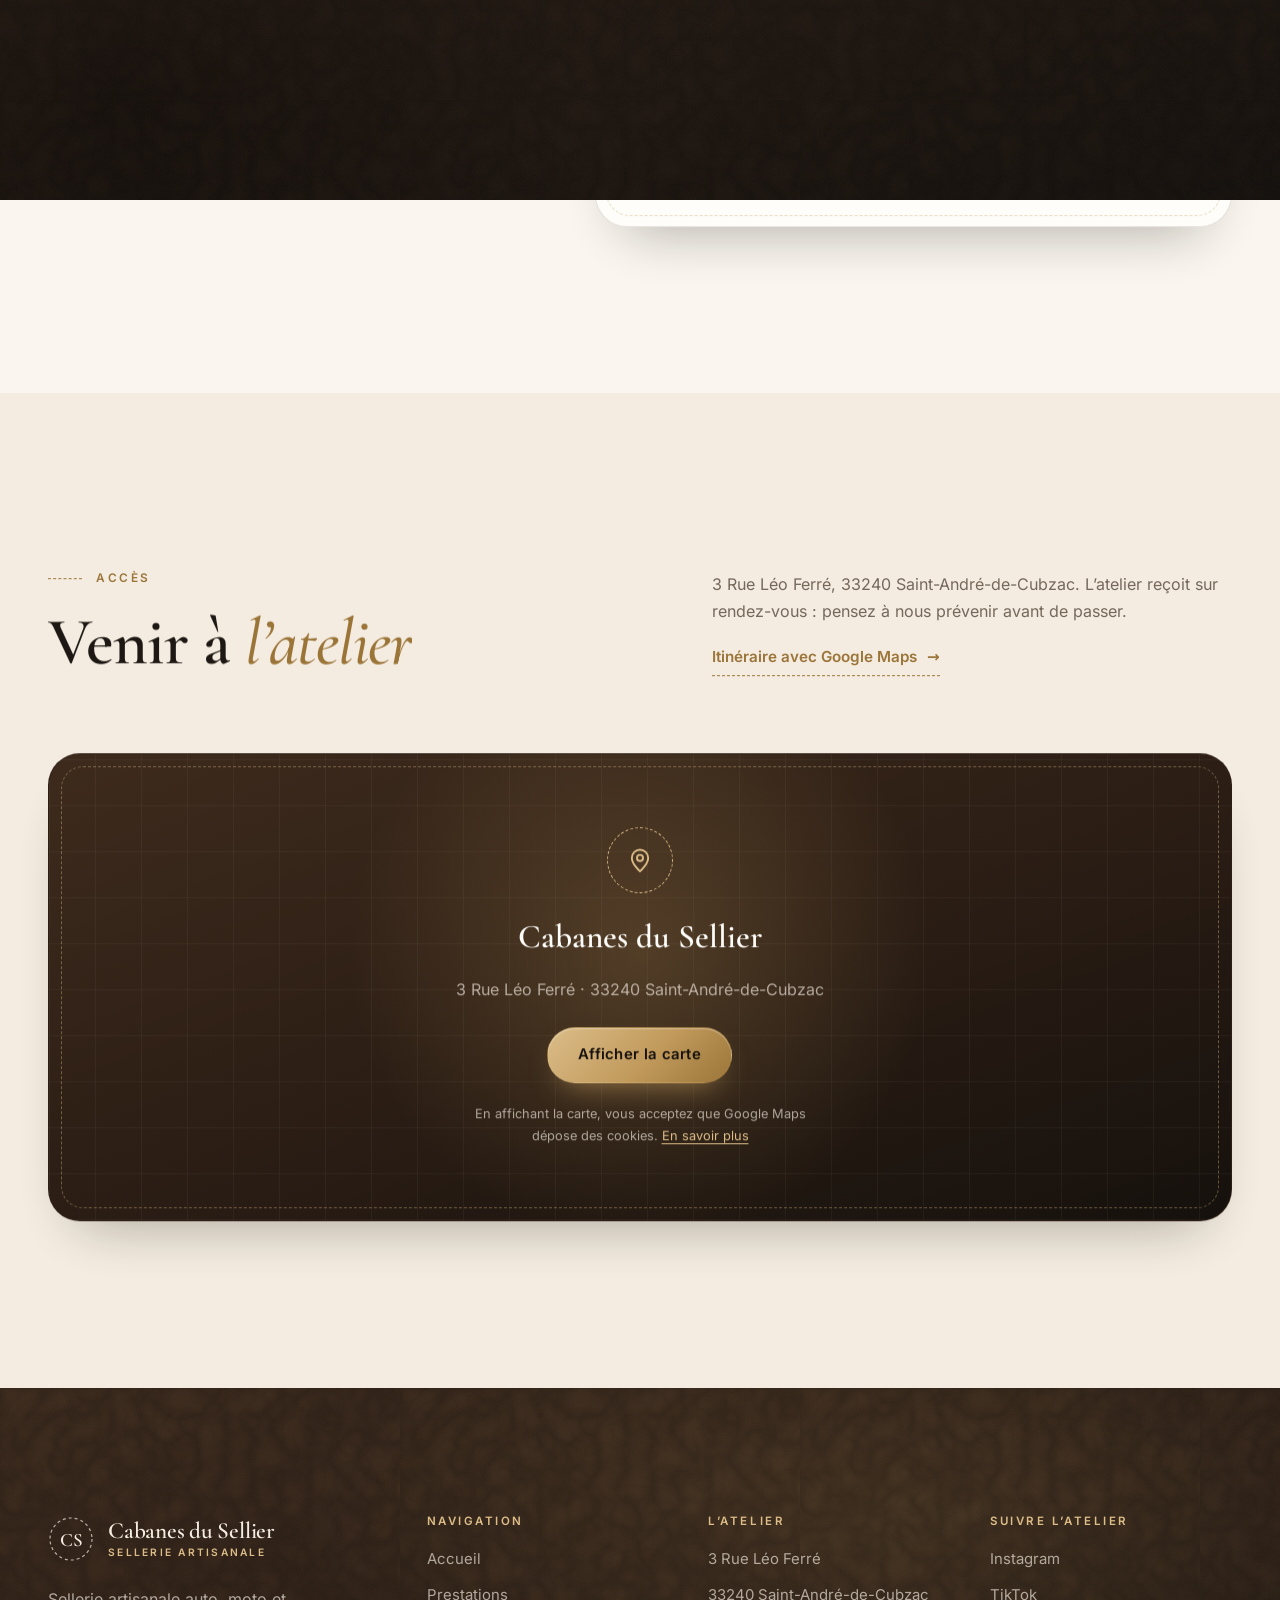
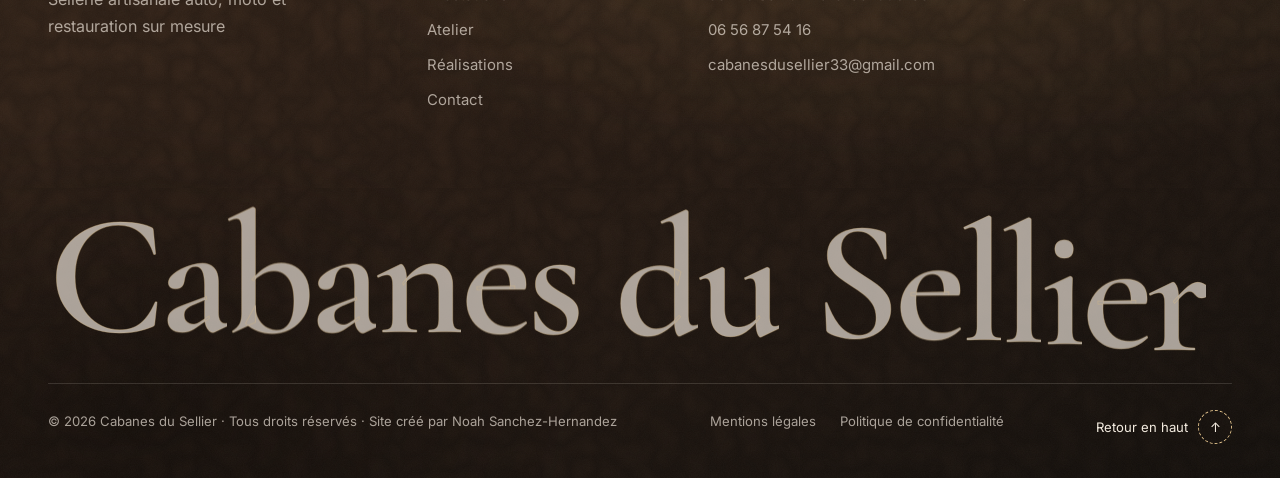
<file: contact.html>
<!DOCTYPE html>
<html lang="fr" data-page="contact">
<head>
  <meta charset="UTF-8">
  <meta name="viewport" content="width=device-width, initial-scale=1">
  <meta http-equiv="Content-Security-Policy" content="default-src 'self'; script-src 'self' 'sha256-J745IudT9DfYGMabRbFv0VvhzvFkgicbjYgvGOAZp+k='; style-src 'self' 'unsafe-inline'; img-src 'self' data:; font-src 'self'; media-src 'self'; connect-src 'self' https://api.web3forms.com; frame-src https://www.google.com https://maps.google.com; form-action https://api.web3forms.com; base-uri 'self'; object-src 'none'; upgrade-insecure-requests">
  <meta name="referrer" content="strict-origin-when-cross-origin">
  <title>Contact & devis | Cabanes du Sellier</title>
  <meta name="description" content="Décrivez la pièce, son état actuel et le résultat souhaité : devis gratuit après description ou photos.">
  <meta name="theme-color" content="#2b1d14">
  <meta property="og:type" content="website">
  <meta property="og:locale" content="fr_FR">
  <meta property="og:site_name" content="Cabanes du Sellier">
  <meta property="og:title" content="Contact & devis | Cabanes du Sellier">
  <meta property="og:description" content="Décrivez la pièce, son état actuel et le résultat souhaité : devis gratuit après description ou photos.">
  <link rel="canonical" href="https://cabanesdusellier.fr/contact.html">
  <meta property="og:url" content="https://cabanesdusellier.fr/contact.html">
  <meta property="og:image" content="https://cabanesdusellier.fr/assets/img/og-image.jpg">
  <meta property="og:image:width" content="1200">
  <meta property="og:image:height" content="630">
  <meta property="og:image:alt" content="Cabanes du Sellier, sellerie artisanale à Saint-André-de-Cubzac">
  <meta name="twitter:card" content="summary_large_image">
  <link rel="icon" href="favicon.ico" sizes="48x48">
  <link rel="icon" href="assets/img/icon-192.png" type="image/png" sizes="192x192">
  <link rel="icon" href="assets/img/favicon.svg" type="image/svg+xml">
  <link rel="apple-touch-icon" href="apple-touch-icon.png">
  <link rel="preload" href="assets/fonts/cormorant-latin.woff2" as="font" type="font/woff2" crossorigin>
  <link rel="preload" href="assets/fonts/inter-latin.woff2" as="font" type="font/woff2" crossorigin>
  <link rel="stylesheet" href="assets/css/main.css?v=7">
  <script>(function(){var h=document.documentElement;h.classList.add('js');try{var s=window.sessionStorage;if(s.getItem('cds-pt'))h.classList.add('pt-in');if(h.getAttribute('data-page')==='accueil'&&!s.getItem('cds-intro')&&!window.matchMedia('(prefers-reduced-motion: reduce)').matches)h.classList.add('intro-on')}catch(e){}setTimeout(function(){if(!h.classList.contains('ready')){h.classList.remove('js','pt-in','intro-on');h.classList.add('no-anim')}},5000)})();</script>
</head>
<body>
  <a class="skip-link" href="#main">Aller au contenu</a>

  <div class="page-transition" aria-hidden="true">
    <div class="page-transition__panel page-transition__panel--gold"></div>
    <div class="page-transition__panel leather">
      <svg class="page-transition__mark" viewBox="0 0 70 70"><circle cx="35" cy="35" r="32" fill="none" stroke="currentColor" stroke-width="1.2" stroke-dasharray="4 4"/><text x="35" y="43" text-anchor="middle" fill="currentColor" font-family="Cormorant Garamond, serif" font-size="24" font-weight="600">CS</text></svg>
    </div>
  </div>

  <div class="cursor" aria-hidden="true"><span class="cursor__dot"></span><span class="cursor__ring"><span class="cursor__label"></span></span></div>

  <header class="header" id="header">
    <div class="container header__inner">
      <a href="index.html" class="logo" aria-label="Cabanes du Sellier, retour à l’accueil">
        <svg class="logo__mark" viewBox="0 0 46 46" aria-hidden="true"><circle cx="23" cy="23" r="21"/><text x="23" y="29.5" text-anchor="middle">CS</text></svg>
        <span class="logo__text">
          <span class="logo__title">Cabanes du Sellier</span>
          <span class="logo__sub">Sellerie artisanale</span>
        </span>
      </a>
      <nav class="nav" aria-label="Navigation principale">
        <ul>
            <li><a href="index.html">Accueil</a></li>
            <li><a href="prestations.html">Prestations</a></li>
            <li><a href="atelier.html">Atelier</a></li>
            <li><a href="realisations.html">Réalisations</a></li>
            <li><a href="contact.html" aria-current="page">Contact</a></li>
        </ul>
      </nav>
      <div class="header__actions">
        <a href="contact.html" class="btn btn--gold btn--sm header__cta" data-magnetic><span class="btn__label">Demander un devis</span></a>
        <button class="burger" id="burger" type="button" aria-label="Ouvrir le menu" aria-expanded="false" aria-controls="menu"><span></span><span></span></button>
      </div>
    </div>
  </header>

  <div class="menu leather on-dark" id="menu" aria-hidden="true">
    <nav aria-label="Menu mobile">
      <ul class="menu__links">
        <li><a href="index.html"><small>01</small>Accueil</a></li>
        <li><a href="prestations.html"><small>02</small>Prestations</a></li>
        <li><a href="atelier.html"><small>03</small>Atelier</a></li>
        <li><a href="realisations.html"><small>04</small>Réalisations</a></li>
        <li><a href="contact.html" aria-current="page"><small>05</small>Contact</a></li>
      </ul>
    </nav>
    <div class="menu__foot">
      <span>Sellerie artisanale sur mesure</span>
      <a href="contact.html">Demander un devis →</a>
    </div>
  </div>

  <main id="main">

    <section class="page-hero leather on-dark">
      <div class="hero__lamp" aria-hidden="true"></div>
      <div class="container">
        <ol class="breadcrumb" data-reveal aria-label="Fil d’Ariane"><li><a href="index.html">Accueil</a></li><li aria-current="page">Contact</li></ol>
        <span class="eyebrow" data-reveal>Contact</span>
        <div class="page-hero__grid">
          <h1 data-split>Parlez-nous de votre projet, nous vous répondrons <em>rapidement</em></h1>
          <div data-reveal>
            <p class="lead">Décrivez la pièce, son état actuel et le résultat souhaité, nous vous orienterons vers la meilleure solution technique et esthétique</p>
            
          </div>
        </div>
      </div>
    </section>

    <section class="section">
      <div class="container contact">
        <aside class="contact__aside">
          <h2 data-split style="font-size:clamp(2rem,3.4vw,3rem)">Comment se passe une <em>demande</em> ?</h2>
          <ul class="info" data-reveal>
            <li><strong>Zone d’intervention</strong><span>Sur rendez-vous</span></li>
            <li><strong>Devis</strong><span>Gratuit après description ou photos</span></li>
            <li><strong>Réponse</strong><span>Rapide par e-mail ou téléphone</span></li>
            <li><strong>Téléphone</strong><span><a href="tel:+33656875416">06 56 87 54 16</a></span></li>
            <li><strong>E-mail</strong><span><a href="mailto:cabanesdusellier33@gmail.com">cabanesdusellier33@gmail.com</a></span></li>
            <li><strong>Atelier</strong><span>3 Rue Léo Ferré, 33240 Saint-André-de-Cubzac</span></li>
            <li><strong>Réseaux</strong><span><a class="link-line" href="https://www.instagram.com/cabanesdusellier/" target="_blank" rel="noopener">Instagram</a> &nbsp; <a class="link-line" href="https://www.tiktok.com/@cabanes.du.sellie" target="_blank" rel="noopener">TikTok</a></span></li>
          </ul>
          <p data-reveal>Vous avez des photos de la pièce ? Mentionnez-le dans votre message : nous vous répondrons par e-mail, il vous suffira d’y joindre vos photos.</p>
        </aside>

        <div class="form-card" data-reveal>
          <!-- Formulaire relié à Web3Forms (demandes envoyées sur la boîte Gmail de l’atelier) -->
          <form class="form" id="contact-form" action="https://api.web3forms.com/submit" method="POST">
            <input type="hidden" name="access_key" value="038a143b-63a1-4c2b-97c1-80b2ee67f7b7">
            <input type="checkbox" name="botcheck" class="hp" tabindex="-1" autocomplete="off" aria-hidden="true">

            <div class="form__row">
              <div class="field">
                <label for="name">Nom <span class="req" aria-hidden="true">*</span></label>
                <input type="text" id="name" name="name" autocomplete="name" required maxlength="100">
                <span class="field__line" aria-hidden="true"></span>
              </div>
              <div class="field">
                <label for="email">Email <span class="req" aria-hidden="true">*</span></label>
                <input type="email" id="email" name="email" autocomplete="email" required maxlength="150">
                <span class="field__line" aria-hidden="true"></span>
              </div>
            </div>

            <div class="form__row">
              <div class="field">
                <label for="phone">Téléphone</label>
                <input type="tel" id="phone" name="phone" autocomplete="tel" pattern="[0-9+ ().\-]{6,20}" maxlength="20">
                <span class="field__line" aria-hidden="true"></span>
              </div>
              <div class="field">
                <label for="piece">Type de pièce</label>
                <select id="piece" name="piece">
                  <option value="Non précisé">Choisir…</option>
                  <option>Sellerie auto / moto</option>
                  <option>Ciel de toit (pavillon)</option>
                  <option>Trou de cigarette</option>
                  <option>Matériel médical</option>
                  <option>Banquette de restaurant</option>
                  <option>Mobilier &amp; ameublement</option>
                  <option>Personnalisation</option>
                  <option>Autre</option>
                </select>
                <span class="field__line" aria-hidden="true"></span>
              </div>
            </div>

            <div class="field">
              <label for="sujet">Sujet <span class="req" aria-hidden="true">*</span></label>
              <input type="text" id="sujet" name="sujet" required maxlength="150">
              <span class="field__line" aria-hidden="true"></span>
            </div>

            <div class="field field--area">
              <label for="message">Message <span class="req" aria-hidden="true">*</span></label>
              <textarea id="message" name="message" rows="6" required minlength="10" maxlength="2000" placeholder="Décrivez la pièce, son état actuel et le résultat souhaité…"></textarea>
              <span class="field__line" aria-hidden="true"></span>
            </div>
            <span class="field__hint" data-count aria-live="polite"></span>

            <label class="consent">
              <input type="checkbox" name="consentement" value="Oui, consentement donné via le formulaire" required>
              <span>J’accepte que les informations saisies soient utilisées pour répondre à ma demande et établir un devis. Elles ne sont ni revendues ni utilisées à des fins publicitaires. <a href="confidentialite.html">Politique de confidentialité</a> <span class="req" aria-hidden="true">*</span></span>
            </label>

            <div class="form__status" role="alert" aria-live="assertive"></div>

            <button type="submit" class="btn btn--gold btn--block" data-magnetic>
              <span class="btn__label">Envoyer la demande</span>
              <span class="btn__spinner" aria-hidden="true"></span>
              <span class="btn__arrow" aria-hidden="true">→</span>
            </button>

            <p class="form__legal">Les champs marqués d’un * sont obligatoires. Vous disposez d’un droit d’accès, de rectification et d’effacement de vos données : <a href="confidentialite.html#droits">en savoir plus</a>.</p>
          </form>

          <div class="form-success" aria-live="polite">
            <svg viewBox="0 0 96 96" aria-hidden="true"><circle cx="48" cy="48" r="44"/><path d="M30 49l12 12 24-26"/></svg>
            <h3 tabindex="-1">Merci, votre demande est bien partie</h3>
            <p>Nous revenons vers vous rapidement par e-mail ou par téléphone.</p>
            <button class="btn btn--outline" type="button" data-again><span class="btn__label">Envoyer une autre demande</span></button>
          </div>
        </div>
      </div>
    </section>

    <section class="section section--cream map-section" id="acces">
      <div class="container">
        <div class="section-head section-head--row">
          <div>
            <span class="eyebrow" data-reveal>Accès</span>
            <h2 data-split style="margin-top:20px">Venir à <em>l’atelier</em></h2>
          </div>
          <div data-reveal>
            <p>3 Rue Léo Ferré, 33240 Saint-André-de-Cubzac. L’atelier reçoit sur rendez-vous : pensez à nous prévenir avant de passer.</p>
            <p style="margin-top:18px"><a class="link-line" href="https://www.google.com/maps/dir/?api=1&destination=Cabanes+du+Sellier%2C+3+Rue+L%C3%A9o+Ferr%C3%A9%2C+33240+Saint-Andr%C3%A9-de-Cubzac" target="_blank" rel="noopener">Itinéraire avec Google Maps <span>→</span></a></p>
          </div>
        </div>

        <div class="map" data-reveal data-map-src="https://www.google.com/maps?q=Cabanes+du+Sellier,+3+Rue+L%C3%A9o+Ferr%C3%A9,+33240+Saint-Andr%C3%A9-de-Cubzac&output=embed&hl=fr">
          <div class="map__placeholder">
            <span class="map__pin"><svg viewBox="0 0 24 24" aria-hidden="true"><path d="M12 21.5s-7-6.2-7-11.5a7 7 0 0 1 14 0c0 5.3-7 11.5-7 11.5z"/><circle cx="12" cy="10" r="2.6"/></svg></span>
            <p class="map__title">Cabanes du Sellier</p>
            <p class="map__addr">3 Rue Léo Ferré · 33240 Saint-André-de-Cubzac</p>
            <button class="btn btn--gold" type="button" data-map-load data-magnetic><span class="btn__label">Afficher la carte</span></button>
            <p class="map__note">En affichant la carte, vous acceptez que Google Maps dépose des cookies. <a href="confidentialite.html#cookies">En savoir plus</a></p>
          </div>
        </div>
      </div>
    </section>
  </main>

  <footer class="footer leather on-dark">
    <div class="container">
      <div class="footer__top">
        <div class="footer__brand">
          <a href="index.html" class="logo" aria-label="Cabanes du Sellier, retour à l’accueil">
            <svg class="logo__mark" viewBox="0 0 46 46" aria-hidden="true"><circle cx="23" cy="23" r="21"/><text x="23" y="29.5" text-anchor="middle">CS</text></svg>
            <span class="logo__text"><span class="logo__title">Cabanes du Sellier</span><span class="logo__sub">Sellerie artisanale</span></span>
          </a>
          <p>Sellerie artisanale auto, moto et restauration sur mesure</p>
        </div>
        <div>
          <h4>Navigation</h4>
          <ul>
            <li><a href="index.html">Accueil</a></li>
            <li><a href="prestations.html">Prestations</a></li>
            <li><a href="atelier.html">Atelier</a></li>
            <li><a href="realisations.html">Réalisations</a></li>
            <li><a href="contact.html">Contact</a></li>
          </ul>
        </div>
        <div>
          <h4>L’atelier</h4>
          <address>
            <span>3 Rue Léo Ferré</span>
            <span>33240 Saint-André-de-Cubzac</span>
            <span><a href="tel:+33656875416">06 56 87 54 16</a></span>
            <span><a href="mailto:cabanesdusellier33@gmail.com">cabanesdusellier33@gmail.com</a></span>
          </address>
        </div>
        <div>
          <h4>Suivre l’atelier</h4>
          <ul>
            
            <li><a href="https://www.instagram.com/cabanesdusellier/" target="_blank" rel="noopener" aria-label="Instagram (nouvel onglet)">Instagram</a></li>
            <li><a href="https://www.tiktok.com/@cabanes.du.sellie" target="_blank" rel="noopener" aria-label="TikTok (nouvel onglet)">TikTok</a></li>
          </ul>
        </div>
      </div>
      <p class="footer__word" aria-hidden="true">Cabanes du Sellier</p>
      <div class="footer__bottom">
        <span>© <span data-year>2026</span> Cabanes du Sellier · Tous droits réservés · Site créé par Noah Sanchez-Hernandez</span>
        <nav aria-label="Informations légales">
          <a href="mentions-legales.html">Mentions légales</a>
          <a href="confidentialite.html">Politique de confidentialité</a>
        </nav>
        <button class="back-top" type="button" data-top>Retour en haut <span aria-hidden="true">↑</span></button>
      </div>
    </div>
  </footer>

  <div class="quick-contact" aria-label="Contact rapide">
    <a class="quick-contact__btn" href="tel:+33656875416"><svg viewBox="0 0 24 24" aria-hidden="true"><path d="M6.6 3.5l2.6-.4 1.6 4-1.9 1.4a11 11 0 0 0 5 5l1.4-1.9 4 1.6-.4 2.6a2 2 0 0 1-2.1 1.7A15.5 15.5 0 0 1 4.9 5.6 2 2 0 0 1 6.6 3.5z"/></svg><span>Appeler</span></a>
    <a class="quick-contact__btn quick-contact__btn--wa" href="https://wa.me/33656875416?text=Bonjour%2C%20je%20vous%20contacte%20depuis%20le%20site%20Cabanes%20du%20Sellier%20pour%20une%20demande%20de%20devis." target="_blank" rel="noopener"><svg viewBox="0 0 24 24" aria-hidden="true"><path d="M12 3.5a8.5 8.5 0 0 0-7.4 12.7L3.5 20.5l4.4-1.1A8.5 8.5 0 1 0 12 3.5z"/><path class="d" d="M8.8 9.2c.2 2.6 2.4 4.9 5 5.2l1.1-1.2-1.6-.8-.7.7a4 4 0 0 1-2-2l.7-.7-.8-1.6z"/></svg><span>WhatsApp</span></a>
  </div>


  <script src="assets/js/vendor/gsap.min.js" defer></script>
  <script src="assets/js/vendor/ScrollTrigger.min.js" defer></script>
  <script src="assets/js/main.js?v=5" defer></script>
</body>
</html>
</file>
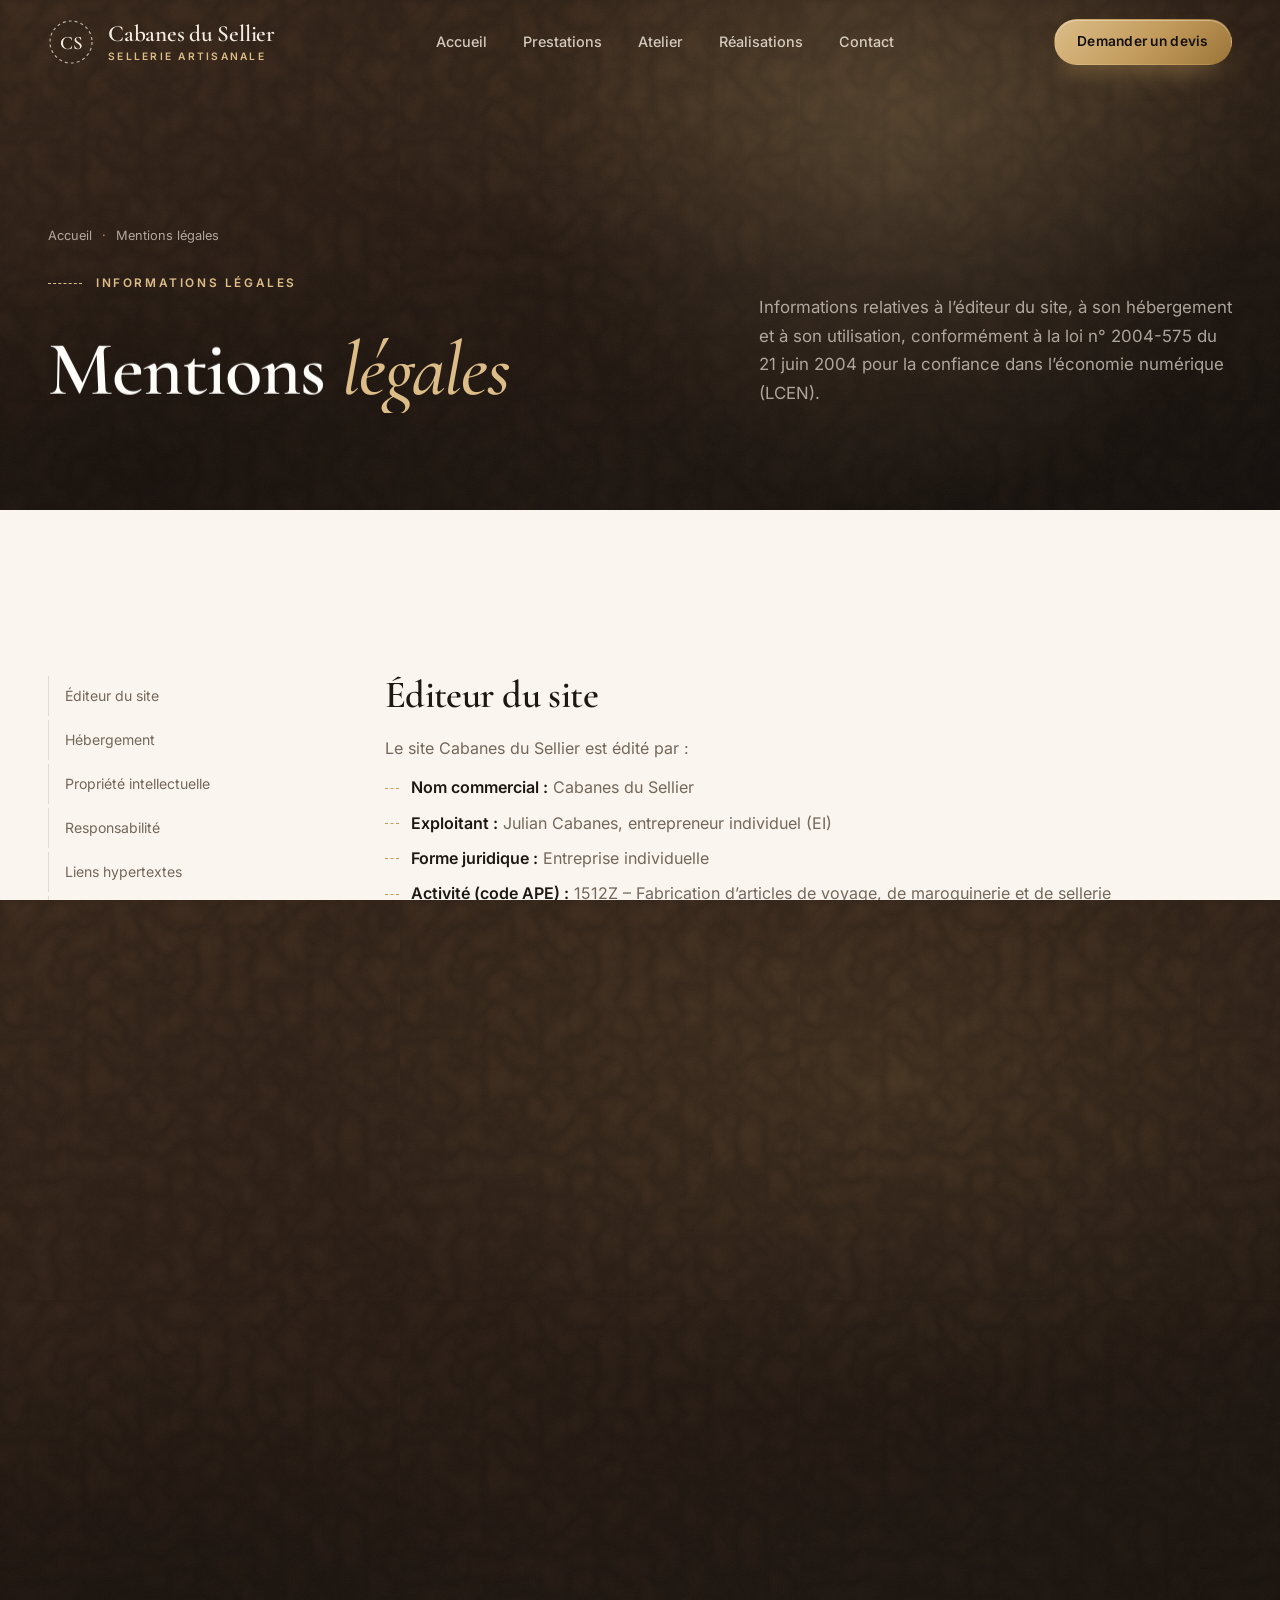
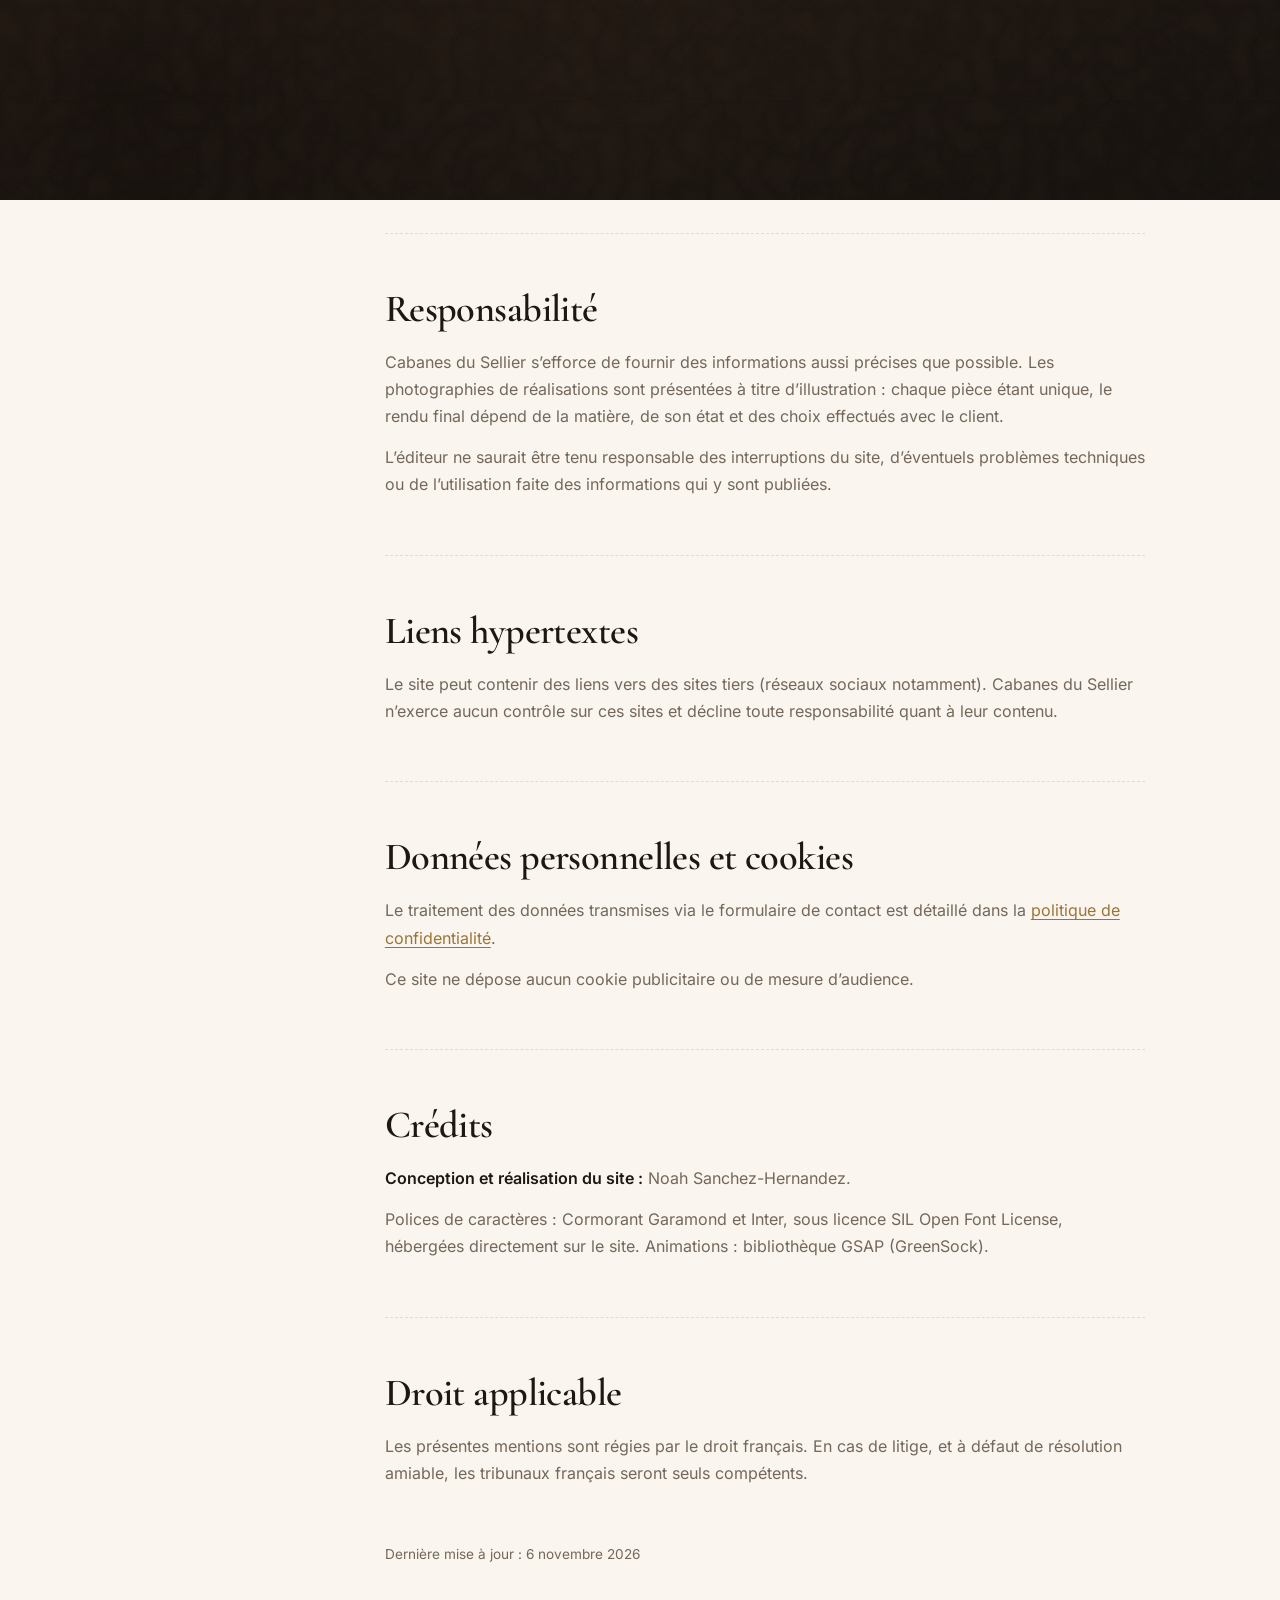
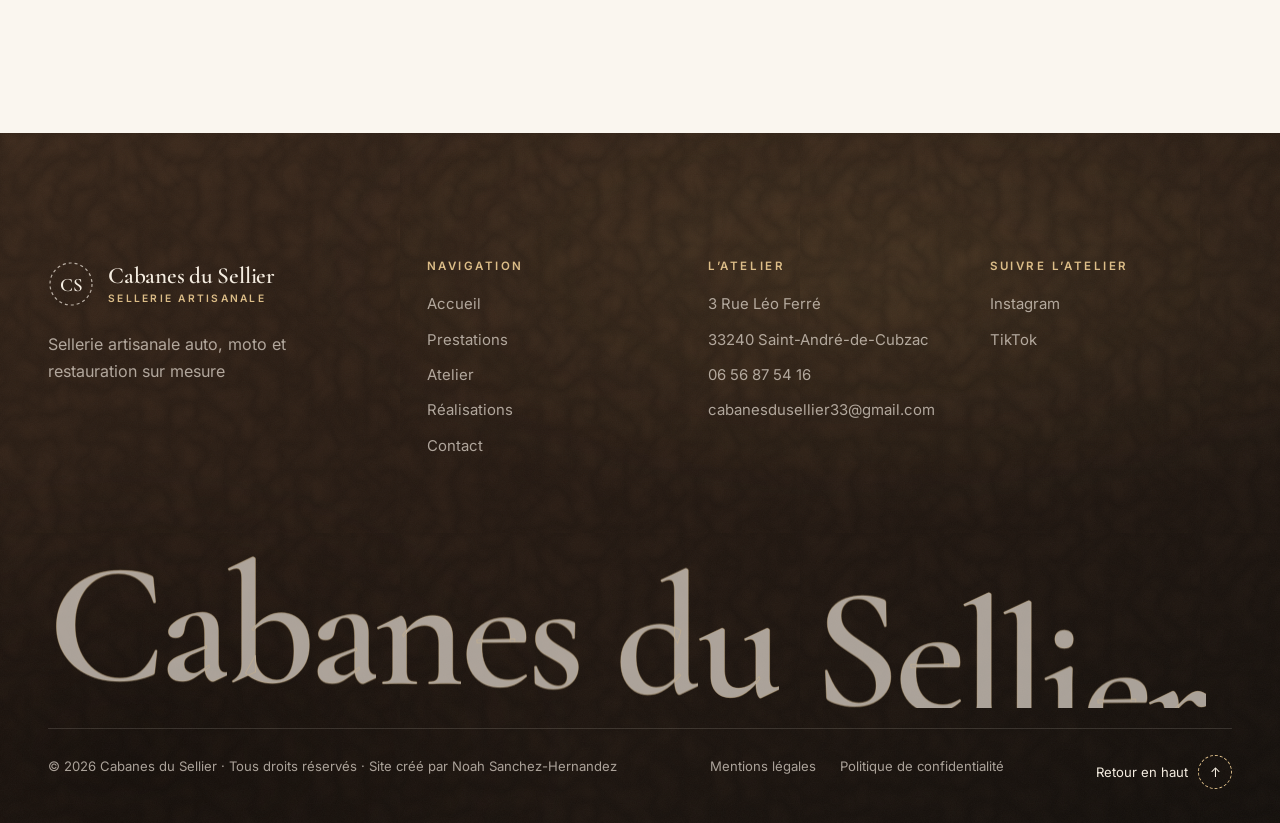
<file: mentions-legales.html>
<!DOCTYPE html>
<html lang="fr" data-page="mentions">
<head>
  <meta charset="UTF-8">
  <meta name="viewport" content="width=device-width, initial-scale=1">
  <meta http-equiv="Content-Security-Policy" content="default-src 'self'; script-src 'self' 'sha256-J745IudT9DfYGMabRbFv0VvhzvFkgicbjYgvGOAZp+k='; style-src 'self' 'unsafe-inline'; img-src 'self' data:; font-src 'self'; media-src 'self'; connect-src 'self' https://api.web3forms.com; frame-src https://www.google.com https://maps.google.com; form-action https://api.web3forms.com; base-uri 'self'; object-src 'none'; upgrade-insecure-requests">
  <meta name="referrer" content="strict-origin-when-cross-origin">
  <title>Mentions légales | Cabanes du Sellier</title>
  <meta name="description" content="Mentions légales du site Cabanes du Sellier : éditeur, hébergement, propriété intellectuelle et médiation.">
  <meta name="theme-color" content="#2b1d14">
  <meta property="og:type" content="website">
  <meta property="og:locale" content="fr_FR">
  <meta property="og:site_name" content="Cabanes du Sellier">
  <meta property="og:title" content="Mentions légales | Cabanes du Sellier">
  <meta property="og:description" content="Mentions légales du site Cabanes du Sellier : éditeur, hébergement, propriété intellectuelle et médiation.">
  <link rel="canonical" href="https://cabanesdusellier.fr/mentions-legales.html">
  <meta property="og:url" content="https://cabanesdusellier.fr/mentions-legales.html">
  <meta property="og:image" content="https://cabanesdusellier.fr/assets/img/og-image.jpg">
  <meta property="og:image:width" content="1200">
  <meta property="og:image:height" content="630">
  <meta property="og:image:alt" content="Cabanes du Sellier, sellerie artisanale à Saint-André-de-Cubzac">
  <meta name="twitter:card" content="summary_large_image">
  <link rel="icon" href="favicon.ico" sizes="48x48">
  <link rel="icon" href="assets/img/icon-192.png" type="image/png" sizes="192x192">
  <link rel="icon" href="assets/img/favicon.svg" type="image/svg+xml">
  <link rel="apple-touch-icon" href="apple-touch-icon.png">
  <link rel="preload" href="assets/fonts/cormorant-latin.woff2" as="font" type="font/woff2" crossorigin>
  <link rel="preload" href="assets/fonts/inter-latin.woff2" as="font" type="font/woff2" crossorigin>
  <link rel="stylesheet" href="assets/css/main.css?v=7">
  <script>(function(){var h=document.documentElement;h.classList.add('js');try{var s=window.sessionStorage;if(s.getItem('cds-pt'))h.classList.add('pt-in');if(h.getAttribute('data-page')==='accueil'&&!s.getItem('cds-intro')&&!window.matchMedia('(prefers-reduced-motion: reduce)').matches)h.classList.add('intro-on')}catch(e){}setTimeout(function(){if(!h.classList.contains('ready')){h.classList.remove('js','pt-in','intro-on');h.classList.add('no-anim')}},5000)})();</script>
</head>
<body>
  <a class="skip-link" href="#main">Aller au contenu</a>

  <div class="page-transition" aria-hidden="true">
    <div class="page-transition__panel page-transition__panel--gold"></div>
    <div class="page-transition__panel leather">
      <svg class="page-transition__mark" viewBox="0 0 70 70"><circle cx="35" cy="35" r="32" fill="none" stroke="currentColor" stroke-width="1.2" stroke-dasharray="4 4"/><text x="35" y="43" text-anchor="middle" fill="currentColor" font-family="Cormorant Garamond, serif" font-size="24" font-weight="600">CS</text></svg>
    </div>
  </div>

  <div class="cursor" aria-hidden="true"><span class="cursor__dot"></span><span class="cursor__ring"><span class="cursor__label"></span></span></div>

  <header class="header" id="header">
    <div class="container header__inner">
      <a href="index.html" class="logo" aria-label="Cabanes du Sellier, retour à l’accueil">
        <svg class="logo__mark" viewBox="0 0 46 46" aria-hidden="true"><circle cx="23" cy="23" r="21"/><text x="23" y="29.5" text-anchor="middle">CS</text></svg>
        <span class="logo__text">
          <span class="logo__title">Cabanes du Sellier</span>
          <span class="logo__sub">Sellerie artisanale</span>
        </span>
      </a>
      <nav class="nav" aria-label="Navigation principale">
        <ul>
            <li><a href="index.html">Accueil</a></li>
            <li><a href="prestations.html">Prestations</a></li>
            <li><a href="atelier.html">Atelier</a></li>
            <li><a href="realisations.html">Réalisations</a></li>
            <li><a href="contact.html">Contact</a></li>
        </ul>
      </nav>
      <div class="header__actions">
        <a href="contact.html" class="btn btn--gold btn--sm header__cta" data-magnetic><span class="btn__label">Demander un devis</span></a>
        <button class="burger" id="burger" type="button" aria-label="Ouvrir le menu" aria-expanded="false" aria-controls="menu"><span></span><span></span></button>
      </div>
    </div>
  </header>

  <div class="menu leather on-dark" id="menu" aria-hidden="true">
    <nav aria-label="Menu mobile">
      <ul class="menu__links">
        <li><a href="index.html"><small>01</small>Accueil</a></li>
        <li><a href="prestations.html"><small>02</small>Prestations</a></li>
        <li><a href="atelier.html"><small>03</small>Atelier</a></li>
        <li><a href="realisations.html"><small>04</small>Réalisations</a></li>
        <li><a href="contact.html"><small>05</small>Contact</a></li>
      </ul>
    </nav>
    <div class="menu__foot">
      <span>Sellerie artisanale sur mesure</span>
      <a href="contact.html">Demander un devis →</a>
    </div>
  </div>

  <main id="main">

    <section class="page-hero leather on-dark page-hero--legal">
      <div class="hero__lamp" aria-hidden="true"></div>
      <div class="container">
        <ol class="breadcrumb" data-reveal aria-label="Fil d’Ariane"><li><a href="index.html">Accueil</a></li><li aria-current="page">Mentions légales</li></ol>
        <span class="eyebrow" data-reveal>Informations légales</span>
        <div class="page-hero__grid">
          <h1 data-split>Mentions <em>légales</em></h1>
          <div data-reveal>
            <p class="lead">Informations relatives à l’éditeur du site, à son hébergement et à son utilisation, conformément à la loi n° 2004-575 du 21 juin 2004 pour la confiance dans l’économie numérique (LCEN).</p>
            
          </div>
        </div>
      </div>
    </section>
    <section class="section">
      <div class="container legal">
        <nav class="legal__toc" aria-label="Sommaire">
          <a href="#editeur">Éditeur du site</a>
          <a href="#hebergement">Hébergement</a>
          <a href="#propriete">Propriété intellectuelle</a>
          <a href="#responsabilite">Responsabilité</a>
          <a href="#liens">Liens hypertextes</a>
          <a href="#donnees">Données personnelles et cookies</a>
          <a href="#credits">Crédits</a>
          <a href="#droit">Droit applicable</a>
        </nav>
        <div class="prose">
          <section id="editeur">
            <h2>Éditeur du site</h2>
            <p>Le site Cabanes du Sellier est édité par :</p>
            <ul>
              <li><strong>Nom commercial :</strong> Cabanes du Sellier</li>
              <li><strong>Exploitant :</strong> Julian Cabanes, entrepreneur individuel (EI)</li>
              <li><strong>Forme juridique :</strong> Entreprise individuelle</li>
              <li><strong>Activité (code APE) :</strong> 1512Z – Fabrication d’articles de voyage, de maroquinerie et de sellerie</li>
              <li><strong>Adresse :</strong> 3 Rue Léo Ferré, 33240 Saint-André-de-Cubzac</li>
              <li><strong>Téléphone :</strong> <a href="tel:+33656875416">06 56 87 54 16</a></li>
              <li><strong>E-mail :</strong> <a href="mailto:cabanesdusellier33@gmail.com">cabanesdusellier33@gmail.com</a></li>
              <li><strong>SIRET :</strong> 130 404 270 00014</li>
              <li><strong>Immatriculation :</strong> Registre national des entreprises (RNE), SIREN 130 404 270</li>
              <li><strong>Directeur de la publication :</strong> Julian Cabanes</li>
            </ul>
          </section>
          <section id="hebergement">
            <h2>Hébergement</h2>
            <p>Le site est hébergé par :</p>
            <ul>
              <li><strong>Hébergeur :</strong> GitHub, Inc. (service GitHub Pages)</li>
              <li><strong>Adresse :</strong> 88 Colin P. Kelly Jr. Street, San Francisco, CA 94107, États-Unis</li>
              <li><strong>Contact :</strong> <a href="https://support.github.com" target="_blank" rel="noopener">support.github.com</a></li>
            </ul>
          </section>
          <section id="propriete">
            <h2>Propriété intellectuelle</h2>
            <p>L’ensemble des éléments composant ce site (textes, photographies, vidéos, illustrations, logo, charte graphique, structure) est la propriété exclusive de Cabanes du Sellier ou fait l’objet d’une autorisation d’utilisation. Ils sont protégés par le Code de la propriété intellectuelle.</p>
            <p>Toute reproduction, représentation, modification ou exploitation, totale ou partielle, sans autorisation écrite préalable est interdite et constituerait une contrefaçon sanctionnée par les articles L.335-2 et suivants du Code de la propriété intellectuelle.</p>
          </section>
          <section id="responsabilite">
            <h2>Responsabilité</h2>
            <p>Cabanes du Sellier s’efforce de fournir des informations aussi précises que possible. Les photographies de réalisations sont présentées à titre d’illustration : chaque pièce étant unique, le rendu final dépend de la matière, de son état et des choix effectués avec le client.</p>
            <p>L’éditeur ne saurait être tenu responsable des interruptions du site, d’éventuels problèmes techniques ou de l’utilisation faite des informations qui y sont publiées.</p>
          </section>
          <section id="liens">
            <h2>Liens hypertextes</h2>
            <p>Le site peut contenir des liens vers des sites tiers (réseaux sociaux notamment). Cabanes du Sellier n’exerce aucun contrôle sur ces sites et décline toute responsabilité quant à leur contenu.</p>
          </section>
          <section id="donnees">
            <h2>Données personnelles et cookies</h2>
            <p>Le traitement des données transmises via le formulaire de contact est détaillé dans la <a href="confidentialite.html">politique de confidentialité</a>.</p>
            <p>Ce site ne dépose aucun cookie publicitaire ou de mesure d’audience.</p>
          </section>
          <section id="credits">
            <h2>Crédits</h2>
            <p><strong>Conception et réalisation du site :</strong> Noah Sanchez-Hernandez.</p>
            <p>Polices de caractères : Cormorant Garamond et Inter, sous licence SIL Open Font License, hébergées directement sur le site. Animations : bibliothèque GSAP (GreenSock).</p>
          </section>
          <section id="droit">
            <h2>Droit applicable</h2>
            <p>Les présentes mentions sont régies par le droit français. En cas de litige, et à défaut de résolution amiable, les tribunaux français seront seuls compétents.</p>
          </section>
          <p class="updated">Dernière mise à jour : 6 novembre 2026</p>
        </div>
      </div>
    </section>
  </main>

  <footer class="footer leather on-dark">
    <div class="container">
      <div class="footer__top">
        <div class="footer__brand">
          <a href="index.html" class="logo" aria-label="Cabanes du Sellier, retour à l’accueil">
            <svg class="logo__mark" viewBox="0 0 46 46" aria-hidden="true"><circle cx="23" cy="23" r="21"/><text x="23" y="29.5" text-anchor="middle">CS</text></svg>
            <span class="logo__text"><span class="logo__title">Cabanes du Sellier</span><span class="logo__sub">Sellerie artisanale</span></span>
          </a>
          <p>Sellerie artisanale auto, moto et restauration sur mesure</p>
        </div>
        <div>
          <h4>Navigation</h4>
          <ul>
            <li><a href="index.html">Accueil</a></li>
            <li><a href="prestations.html">Prestations</a></li>
            <li><a href="atelier.html">Atelier</a></li>
            <li><a href="realisations.html">Réalisations</a></li>
            <li><a href="contact.html">Contact</a></li>
          </ul>
        </div>
        <div>
          <h4>L’atelier</h4>
          <address>
            <span>3 Rue Léo Ferré</span>
            <span>33240 Saint-André-de-Cubzac</span>
            <span><a href="tel:+33656875416">06 56 87 54 16</a></span>
            <span><a href="mailto:cabanesdusellier33@gmail.com">cabanesdusellier33@gmail.com</a></span>
          </address>
        </div>
        <div>
          <h4>Suivre l’atelier</h4>
          <ul>
            
            <li><a href="https://www.instagram.com/cabanesdusellier/" target="_blank" rel="noopener" aria-label="Instagram (nouvel onglet)">Instagram</a></li>
            <li><a href="https://www.tiktok.com/@cabanes.du.sellie" target="_blank" rel="noopener" aria-label="TikTok (nouvel onglet)">TikTok</a></li>
          </ul>
        </div>
      </div>
      <p class="footer__word" aria-hidden="true">Cabanes du Sellier</p>
      <div class="footer__bottom">
        <span>© <span data-year>2026</span> Cabanes du Sellier · Tous droits réservés · Site créé par Noah Sanchez-Hernandez</span>
        <nav aria-label="Informations légales">
          <a href="mentions-legales.html">Mentions légales</a>
          <a href="confidentialite.html">Politique de confidentialité</a>
        </nav>
        <button class="back-top" type="button" data-top>Retour en haut <span aria-hidden="true">↑</span></button>
      </div>
    </div>
  </footer>

  <div class="quick-contact" aria-label="Contact rapide">
    <a class="quick-contact__btn" href="tel:+33656875416"><svg viewBox="0 0 24 24" aria-hidden="true"><path d="M6.6 3.5l2.6-.4 1.6 4-1.9 1.4a11 11 0 0 0 5 5l1.4-1.9 4 1.6-.4 2.6a2 2 0 0 1-2.1 1.7A15.5 15.5 0 0 1 4.9 5.6 2 2 0 0 1 6.6 3.5z"/></svg><span>Appeler</span></a>
    <a class="quick-contact__btn quick-contact__btn--wa" href="https://wa.me/33656875416?text=Bonjour%2C%20je%20vous%20contacte%20depuis%20le%20site%20Cabanes%20du%20Sellier%20pour%20une%20demande%20de%20devis." target="_blank" rel="noopener"><svg viewBox="0 0 24 24" aria-hidden="true"><path d="M12 3.5a8.5 8.5 0 0 0-7.4 12.7L3.5 20.5l4.4-1.1A8.5 8.5 0 1 0 12 3.5z"/><path class="d" d="M8.8 9.2c.2 2.6 2.4 4.9 5 5.2l1.1-1.2-1.6-.8-.7.7a4 4 0 0 1-2-2l.7-.7-.8-1.6z"/></svg><span>WhatsApp</span></a>
  </div>


  <script src="assets/js/vendor/gsap.min.js" defer></script>
  <script src="assets/js/vendor/ScrollTrigger.min.js" defer></script>
  <script src="assets/js/main.js?v=5" defer></script>
</body>
</html>
</file>
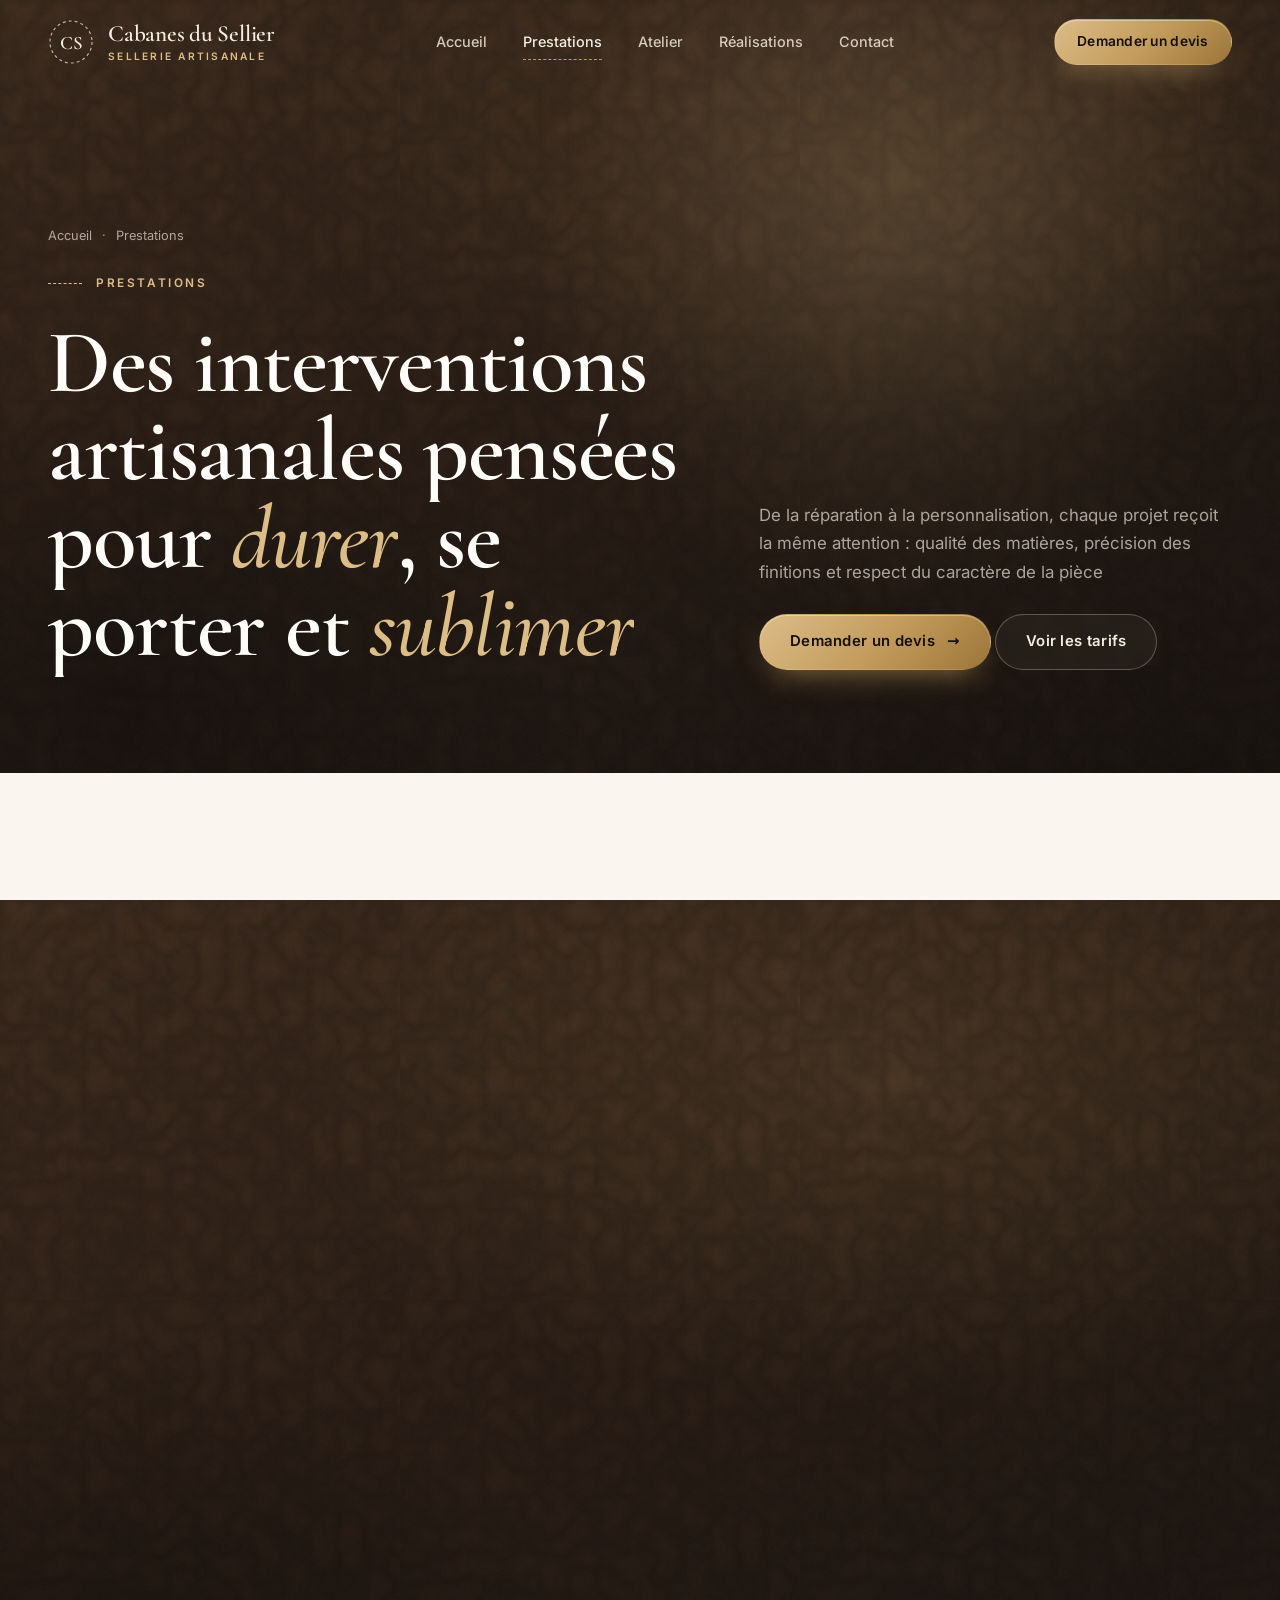
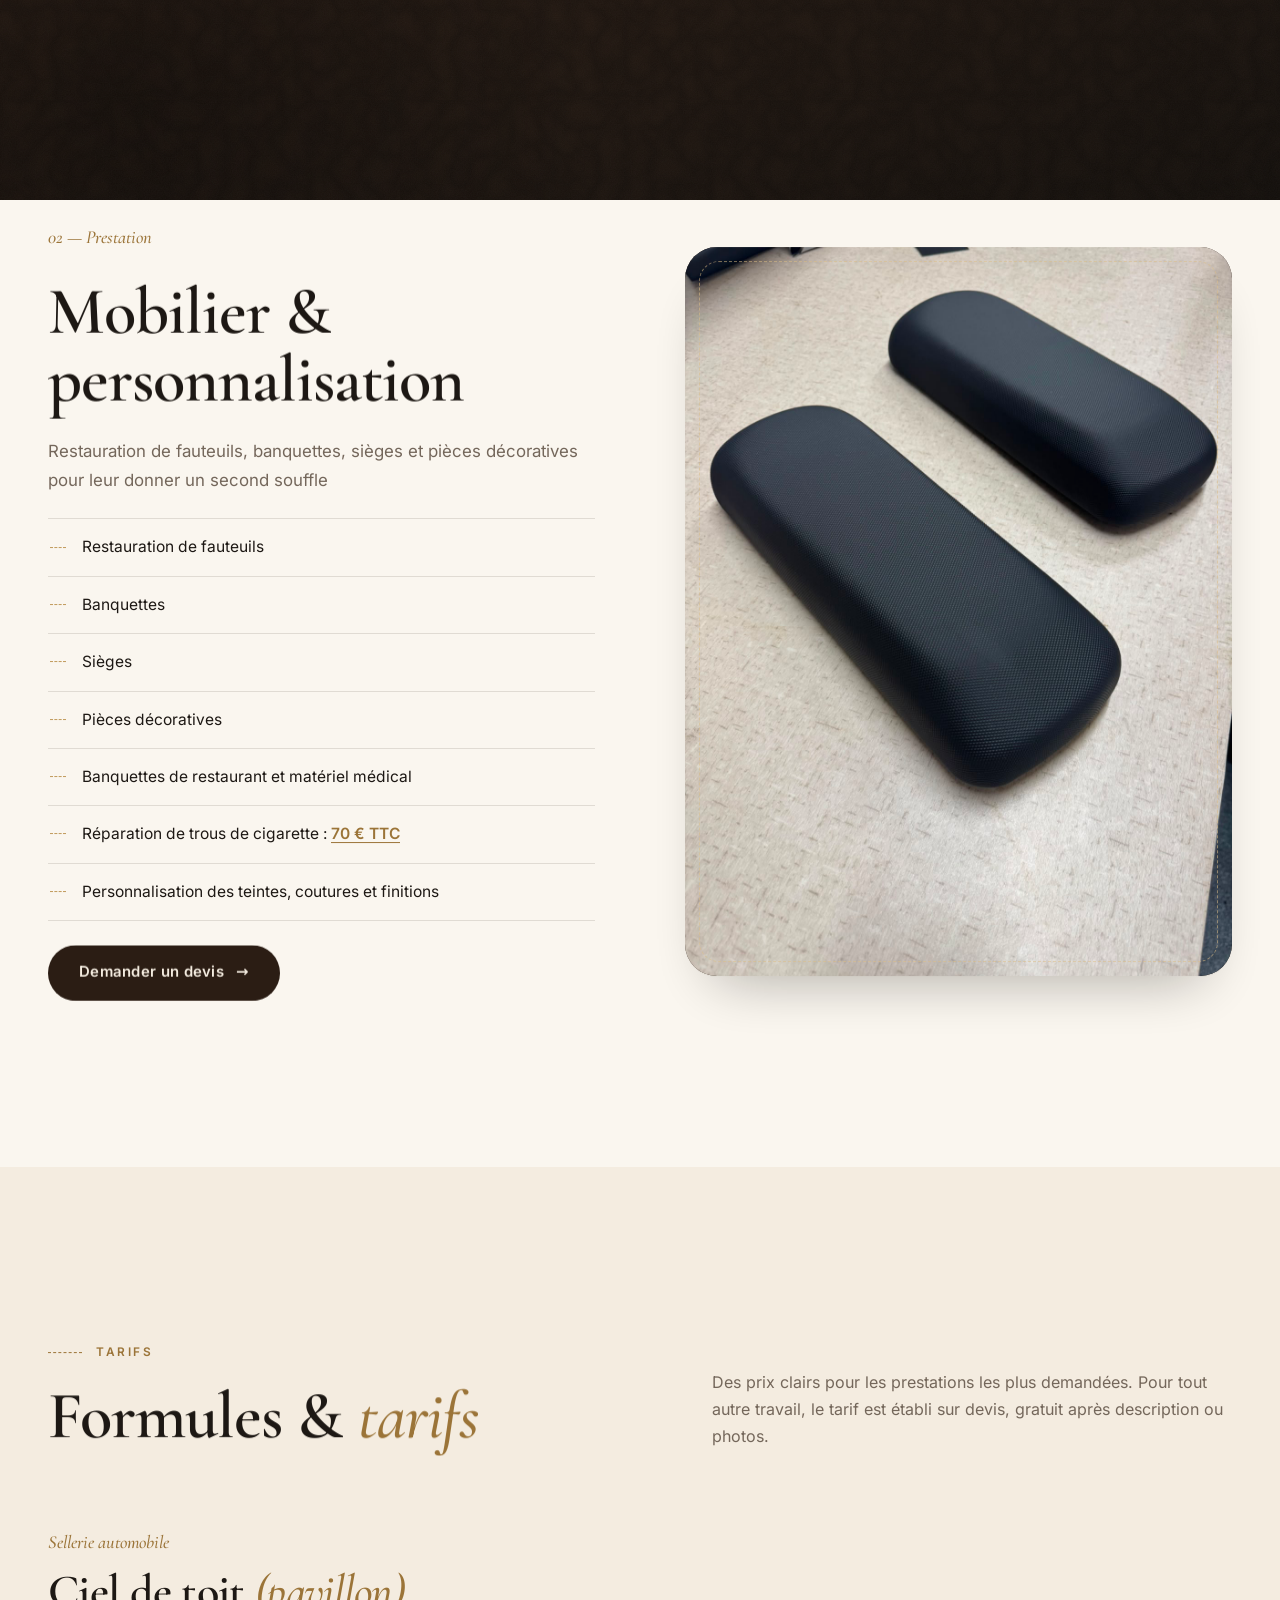
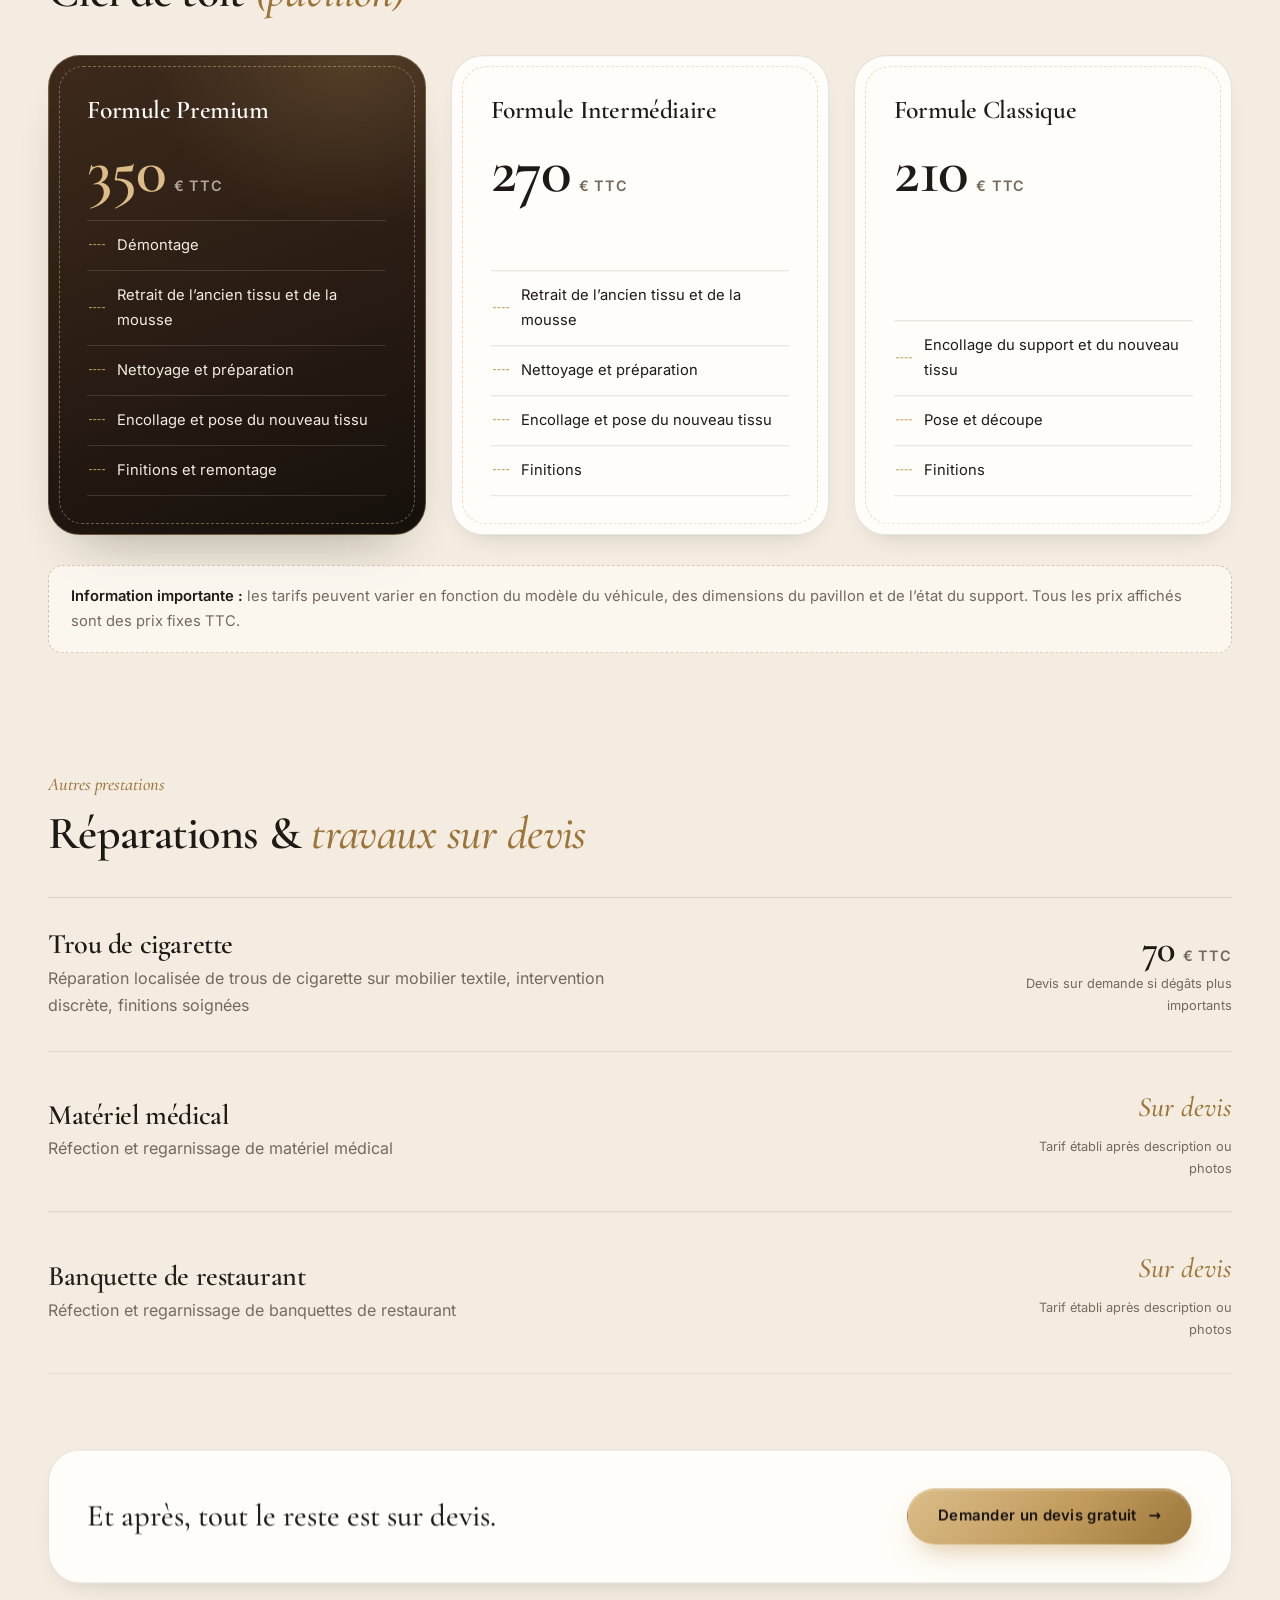
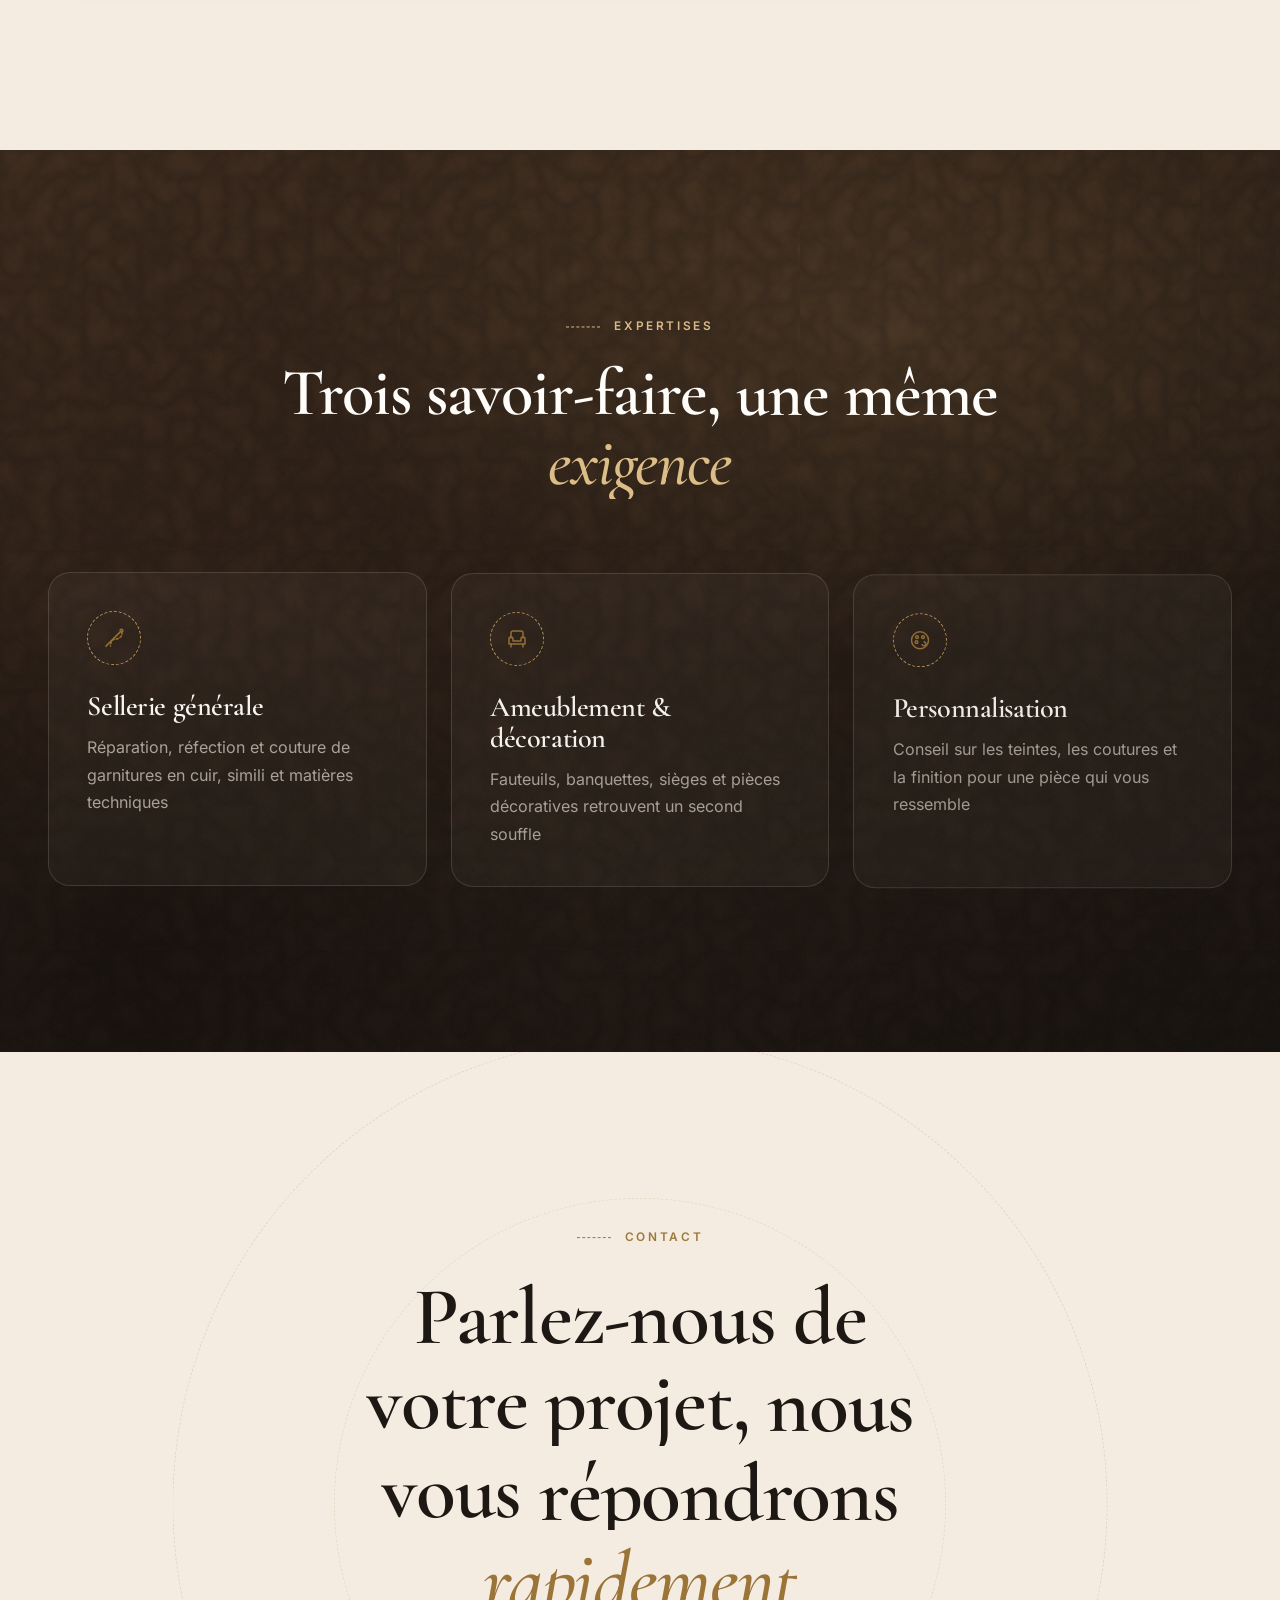
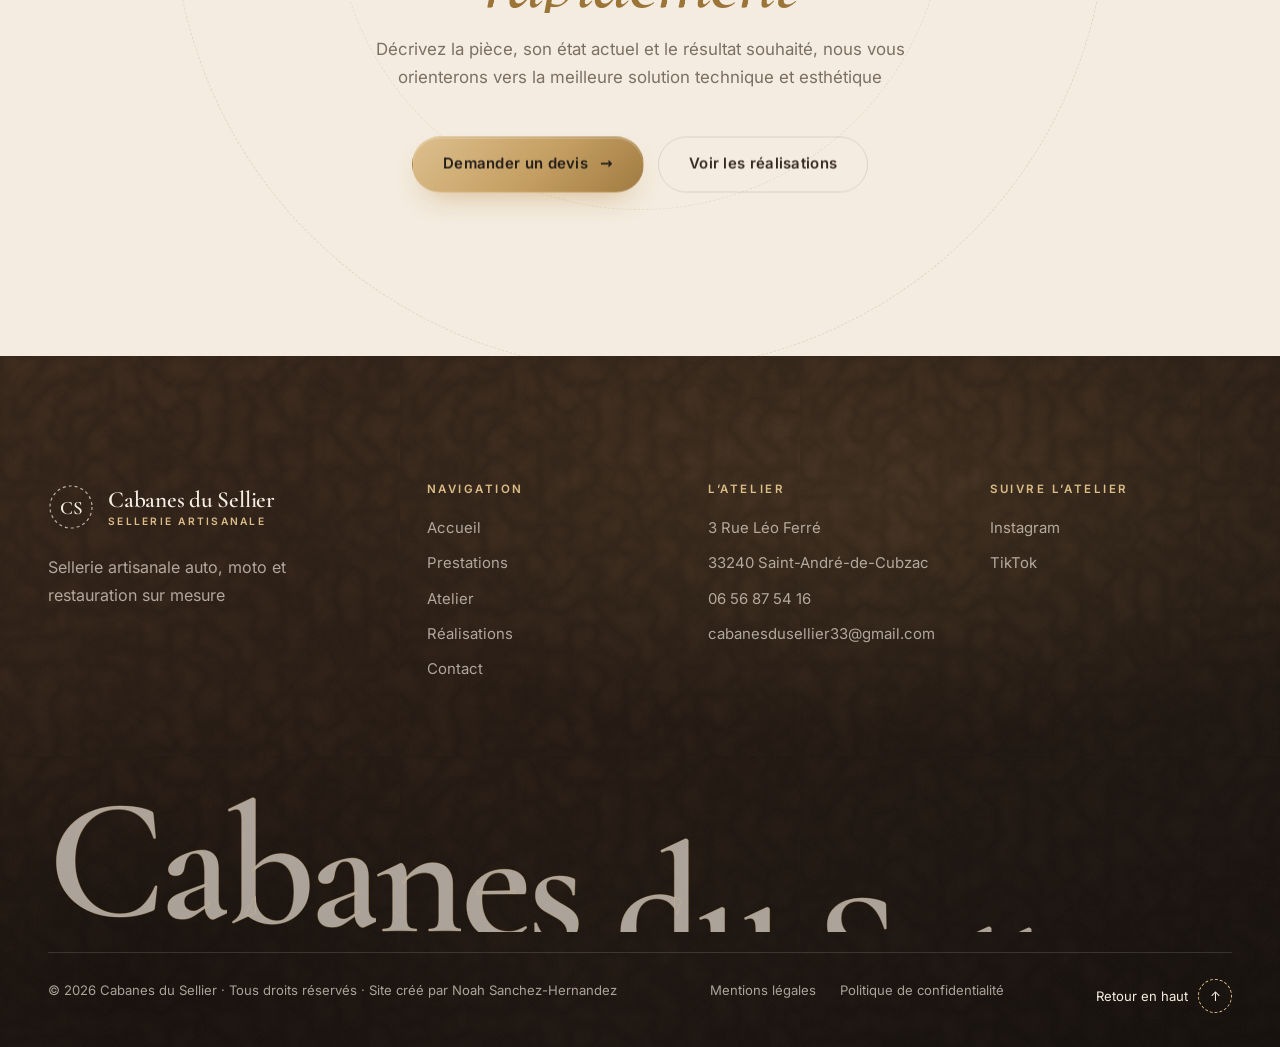
<file: prestations.html>
<!DOCTYPE html>
<html lang="fr" data-page="prestations">
<head>
  <meta charset="UTF-8">
  <meta name="viewport" content="width=device-width, initial-scale=1">
  <meta http-equiv="Content-Security-Policy" content="default-src 'self'; script-src 'self' 'sha256-J745IudT9DfYGMabRbFv0VvhzvFkgicbjYgvGOAZp+k='; style-src 'self' 'unsafe-inline'; img-src 'self' data:; font-src 'self'; media-src 'self'; connect-src 'self' https://api.web3forms.com; frame-src https://www.google.com https://maps.google.com; form-action https://api.web3forms.com; base-uri 'self'; object-src 'none'; upgrade-insecure-requests">
  <meta name="referrer" content="strict-origin-when-cross-origin">
  <title>Prestations | Cabanes du Sellier — Sellerie auto, moto et mobilier</title>
  <meta name="description" content="Sellerie auto & moto, mobilier et personnalisation : des interventions artisanales pensées pour durer, se porter et sublimer.">
  <meta name="theme-color" content="#2b1d14">
  <meta property="og:type" content="website">
  <meta property="og:locale" content="fr_FR">
  <meta property="og:site_name" content="Cabanes du Sellier">
  <meta property="og:title" content="Prestations | Cabanes du Sellier — Sellerie auto, moto et mobilier">
  <meta property="og:description" content="Sellerie auto & moto, mobilier et personnalisation : des interventions artisanales pensées pour durer, se porter et sublimer.">
  <link rel="canonical" href="https://cabanesdusellier.fr/prestations.html">
  <meta property="og:url" content="https://cabanesdusellier.fr/prestations.html">
  <meta property="og:image" content="https://cabanesdusellier.fr/assets/img/og-image.jpg">
  <meta property="og:image:width" content="1200">
  <meta property="og:image:height" content="630">
  <meta property="og:image:alt" content="Cabanes du Sellier, sellerie artisanale à Saint-André-de-Cubzac">
  <meta name="twitter:card" content="summary_large_image">
  <link rel="icon" href="favicon.ico" sizes="48x48">
  <link rel="icon" href="assets/img/icon-192.png" type="image/png" sizes="192x192">
  <link rel="icon" href="assets/img/favicon.svg" type="image/svg+xml">
  <link rel="apple-touch-icon" href="apple-touch-icon.png">
  <link rel="preload" href="assets/fonts/cormorant-latin.woff2" as="font" type="font/woff2" crossorigin>
  <link rel="preload" href="assets/fonts/inter-latin.woff2" as="font" type="font/woff2" crossorigin>
  <link rel="stylesheet" href="assets/css/main.css?v=7">
  <script>(function(){var h=document.documentElement;h.classList.add('js');try{var s=window.sessionStorage;if(s.getItem('cds-pt'))h.classList.add('pt-in');if(h.getAttribute('data-page')==='accueil'&&!s.getItem('cds-intro')&&!window.matchMedia('(prefers-reduced-motion: reduce)').matches)h.classList.add('intro-on')}catch(e){}setTimeout(function(){if(!h.classList.contains('ready')){h.classList.remove('js','pt-in','intro-on');h.classList.add('no-anim')}},5000)})();</script>
</head>
<body>
  <a class="skip-link" href="#main">Aller au contenu</a>

  <div class="page-transition" aria-hidden="true">
    <div class="page-transition__panel page-transition__panel--gold"></div>
    <div class="page-transition__panel leather">
      <svg class="page-transition__mark" viewBox="0 0 70 70"><circle cx="35" cy="35" r="32" fill="none" stroke="currentColor" stroke-width="1.2" stroke-dasharray="4 4"/><text x="35" y="43" text-anchor="middle" fill="currentColor" font-family="Cormorant Garamond, serif" font-size="24" font-weight="600">CS</text></svg>
    </div>
  </div>

  <div class="cursor" aria-hidden="true"><span class="cursor__dot"></span><span class="cursor__ring"><span class="cursor__label"></span></span></div>

  <header class="header" id="header">
    <div class="container header__inner">
      <a href="index.html" class="logo" aria-label="Cabanes du Sellier, retour à l’accueil">
        <svg class="logo__mark" viewBox="0 0 46 46" aria-hidden="true"><circle cx="23" cy="23" r="21"/><text x="23" y="29.5" text-anchor="middle">CS</text></svg>
        <span class="logo__text">
          <span class="logo__title">Cabanes du Sellier</span>
          <span class="logo__sub">Sellerie artisanale</span>
        </span>
      </a>
      <nav class="nav" aria-label="Navigation principale">
        <ul>
            <li><a href="index.html">Accueil</a></li>
            <li><a href="prestations.html" aria-current="page">Prestations</a></li>
            <li><a href="atelier.html">Atelier</a></li>
            <li><a href="realisations.html">Réalisations</a></li>
            <li><a href="contact.html">Contact</a></li>
        </ul>
      </nav>
      <div class="header__actions">
        <a href="contact.html" class="btn btn--gold btn--sm header__cta" data-magnetic><span class="btn__label">Demander un devis</span></a>
        <button class="burger" id="burger" type="button" aria-label="Ouvrir le menu" aria-expanded="false" aria-controls="menu"><span></span><span></span></button>
      </div>
    </div>
  </header>

  <div class="menu leather on-dark" id="menu" aria-hidden="true">
    <nav aria-label="Menu mobile">
      <ul class="menu__links">
        <li><a href="index.html"><small>01</small>Accueil</a></li>
        <li><a href="prestations.html" aria-current="page"><small>02</small>Prestations</a></li>
        <li><a href="atelier.html"><small>03</small>Atelier</a></li>
        <li><a href="realisations.html"><small>04</small>Réalisations</a></li>
        <li><a href="contact.html"><small>05</small>Contact</a></li>
      </ul>
    </nav>
    <div class="menu__foot">
      <span>Sellerie artisanale sur mesure</span>
      <a href="contact.html">Demander un devis →</a>
    </div>
  </div>

  <main id="main">

    <section class="page-hero leather on-dark">
      <div class="hero__lamp" aria-hidden="true"></div>
      <div class="container">
        <ol class="breadcrumb" data-reveal aria-label="Fil d’Ariane"><li><a href="index.html">Accueil</a></li><li aria-current="page">Prestations</li></ol>
        <span class="eyebrow" data-reveal>Prestations</span>
        <div class="page-hero__grid">
          <h1 data-split>Des interventions artisanales pensées pour <em>durer</em>, se porter et <em>sublimer</em></h1>
          <div data-reveal>
            <p class="lead">De la réparation à la personnalisation, chaque projet reçoit la même attention : qualité des matières, précision des finitions et respect du caractère de la pièce</p>
            <div style="margin-top:28px"><a class="btn btn--gold" href="contact.html" data-magnetic><span class="btn__label">Demander un devis</span><span class="btn__arrow" aria-hidden="true">→</span></a> <a class="btn btn--ghost" href="#tarifs" data-magnetic><span class="btn__label">Voir les tarifs</span></a></div>
          </div>
        </div>
      </div>
    </section>

    <section class="section">
      <div class="container">
        <article class="feature" id="auto-moto">
          <figure class="feature__media feature__photo" data-reveal><img src="assets/img/realisations/mustang-ciel-de-toit.jpg" alt="Ciel de toit et sièges en cuir rouge restaurés dans une voiture de collection" loading="lazy" width="1200" height="1600"></figure>
          <div class="feature__body">
            <span class="feature__num" data-reveal>01 — Prestation</span>
            <h2 data-split>Sellerie auto &amp; moto</h2>
            <p class="lead" data-reveal>Réfection de sièges, habillage, coutures, mousses et restauration d’intérieurs en cuir ou matière technique</p>
            <ul class="ticks" data-reveal>
              <li>Réfection de sièges</li>
              <li>Habillage et garnitures</li>
              <li>Coutures apparentes ou discrètes</li>
              <li>Remplacement et mise en forme des mousses</li>
              <li>Restauration d’intérieurs en cuir ou matière technique</li>
              <li>Ciel de toit (pavillon) : <a href="#tarifs">dès 210 € TTC</a></li>
            </ul>
            <div data-reveal><a class="btn btn--dark" href="contact.html" data-magnetic><span class="btn__label">Demander un devis</span><span class="btn__arrow" aria-hidden="true">→</span></a></div>
          </div>
        </article>
        <article class="feature feature--reverse" id="mobilier">
          <figure class="feature__media feature__photo" data-reveal><img src="assets/img/realisations/accoudoirs.jpg" alt="Paire d’accoudoirs regarnis en matière technique noire" loading="lazy" width="1200" height="1600"></figure>
          <div class="feature__body">
            <span class="feature__num" data-reveal>02 — Prestation</span>
            <h2 data-split>Mobilier &amp; personnalisation</h2>
            <p class="lead" data-reveal>Restauration de fauteuils, banquettes, sièges et pièces décoratives pour leur donner un second souffle</p>
            <ul class="ticks" data-reveal>
              <li>Restauration de fauteuils</li>
              <li>Banquettes</li>
              <li>Sièges</li>
              <li>Pièces décoratives</li>
              <li>Banquettes de restaurant et matériel médical</li>
              <li>Réparation de trous de cigarette : <a href="#tarifs">70 € TTC</a></li>
              <li>Personnalisation des teintes, coutures et finitions</li>
            </ul>
            <div data-reveal><a class="btn btn--dark" href="contact.html" data-magnetic><span class="btn__label">Demander un devis</span><span class="btn__arrow" aria-hidden="true">→</span></a></div>
          </div>
        </article>
      </div>
    </section>

    <section class="section section--cream tarifs" id="tarifs">
      <div class="container">
        <div class="section-head section-head--row">
          <div>
            <span class="eyebrow" data-reveal>Tarifs</span>
            <h2 data-split style="margin-top:20px">Formules &amp; <em>tarifs</em></h2>
          </div>
          <p data-reveal>Des prix clairs pour les prestations les plus demandées. Pour tout autre travail, le tarif est établi sur devis, gratuit après description ou photos.</p>
        </div>

        <div class="tarifs__block">
          <div class="tarifs__title" data-reveal>
            <span class="feature__num">Sellerie automobile</span>
            <h3>Ciel de toit <em>(pavillon)</em></h3>
          </div>
          <div class="price-grid">
          <article class="price-card price-card--featured on-dark" data-reveal data-delay="0.0">
            <h4>Formule Premium</h4>
            <p class="price"><span class="price__num">350</span><span class="price__unit">€ TTC</span></p>
            <ul class="ticks">
                <li>Démontage</li>
                <li>Retrait de l’ancien tissu et de la mousse</li>
                <li>Nettoyage et préparation</li>
                <li>Encollage et pose du nouveau tissu</li>
                <li>Finitions et remontage</li>
            </ul>
          </article>
          <article class="price-card" data-reveal data-delay="0.1">
            <h4>Formule Intermédiaire</h4>
            <p class="price"><span class="price__num">270</span><span class="price__unit">€ TTC</span></p>
            <ul class="ticks">
                <li>Retrait de l’ancien tissu et de la mousse</li>
                <li>Nettoyage et préparation</li>
                <li>Encollage et pose du nouveau tissu</li>
                <li>Finitions</li>
            </ul>
          </article>
          <article class="price-card" data-reveal data-delay="0.2">
            <h4>Formule Classique</h4>
            <p class="price"><span class="price__num">210</span><span class="price__unit">€ TTC</span></p>
            <ul class="ticks">
                <li>Encollage du support et du nouveau tissu</li>
                <li>Pose et découpe</li>
                <li>Finitions</li>
            </ul>
          </article>
          </div>
          <p class="tarifs__note" data-reveal><strong>Information importante :</strong> les tarifs peuvent varier en fonction du modèle du véhicule, des dimensions du pavillon et de l’état du support. Tous les prix affichés sont des prix fixes TTC.</p>
        </div>

        <div class="tarifs__block">
          <div class="tarifs__title" data-reveal>
            <span class="feature__num">Autres prestations</span>
            <h3>Réparations &amp; <em>travaux sur devis</em></h3>
          </div>
          <div class="price-list">
          <article class="price-row" data-reveal data-delay="0.0">
            <div>
              <h4>Trou de cigarette</h4>
              <p>Réparation localisée de trous de cigarette sur mobilier textile, intervention discrète, finitions soignées</p>
            </div>
            <div class="price-row__price">
              <p class="price price--sm"><span class="price__num">70</span><span class="price__unit">€ TTC</span></p>
              <small>Devis sur demande si dégâts plus importants</small>
            </div>
          </article>
          <article class="price-row" data-reveal data-delay="0.1">
            <div>
              <h4>Matériel médical</h4>
              <p>Réfection et regarnissage de matériel médical</p>
            </div>
            <div class="price-row__price">
              <p class="price price--sm price--quote">Sur devis</p>
              <small>Tarif établi après description ou photos</small>
            </div>
          </article>
          <article class="price-row" data-reveal data-delay="0.2">
            <div>
              <h4>Banquette de restaurant</h4>
              <p>Réfection et regarnissage de banquettes de restaurant</p>
            </div>
            <div class="price-row__price">
              <p class="price price--sm price--quote">Sur devis</p>
              <small>Tarif établi après description ou photos</small>
            </div>
          </article>
          </div>
        </div>

        <div class="tarifs__cta" data-reveal>
          <p>Et après, tout le reste est sur devis.</p>
          <a class="btn btn--gold" href="contact.html" data-magnetic><span class="btn__label">Demander un devis gratuit</span><span class="btn__arrow" aria-hidden="true">→</span></a>
        </div>
      </div>
    </section>

    <section class="section leather on-dark">
      <div class="container">
        <div class="section-head section-head--center">
          <span class="eyebrow" data-reveal>Expertises</span>
          <h2 data-split>Trois savoir-faire, une même <em>exigence</em></h2>
        </div>
        <div class="cards">
          <article class="card" data-reveal data-delay="0.0">
            <span class="card__icon" aria-hidden="true"><svg viewBox="0 0 24 24"><path d="M4 20L19 5"/><path d="M18 4a1.5 1.5 0 1 1 2 2"/><path d="M19.5 6c2 4-3 7-6 7s-5 3-5 7" stroke-dasharray="2 2"/></svg></span>
            <h3>Sellerie générale</h3>
            <p>Réparation, réfection et couture de garnitures en cuir, simili et matières techniques</p>
          </article>
          <article class="card" data-reveal data-delay="0.1">
            <span class="card__icon" aria-hidden="true"><svg viewBox="0 0 24 24"><path d="M6 11V6a2 2 0 0 1 2-2h8a2 2 0 0 1 2 2v5"/><path d="M4 12a2 2 0 0 1 4 0v2h8v-2a2 2 0 0 1 4 0v5H4z"/><path d="M6 17v3M18 17v3"/></svg></span>
            <h3>Ameublement &amp; décoration</h3>
            <p>Fauteuils, banquettes, sièges et pièces décoratives retrouvent un second souffle</p>
          </article>
          <article class="card" data-reveal data-delay="0.2">
            <span class="card__icon" aria-hidden="true"><svg viewBox="0 0 24 24"><circle cx="12" cy="12" r="8.5"/><circle cx="9" cy="9" r="1.4"/><circle cx="15" cy="9" r="1.4"/><circle cx="8.5" cy="14" r="1.4"/><path d="M14 16.5a2 2 0 1 0 2-3"/></svg></span>
            <h3>Personnalisation</h3>
            <p>Conseil sur les teintes, les coutures et la finition pour une pièce qui vous ressemble</p>
          </article>
        </div>
      </div>
    </section>

    <section class="section cta section--cream">
      <div class="cta__ring" aria-hidden="true"></div>
      <div class="cta__ring cta__ring--2" aria-hidden="true"></div>
      <div class="container">
        <span class="eyebrow" data-reveal>Contact</span>
        <h2 data-split>Parlez-nous de votre projet, nous vous répondrons <em>rapidement</em></h2>
        <p class="lead" data-reveal>Décrivez la pièce, son état actuel et le résultat souhaité, nous vous orienterons vers la meilleure solution technique et esthétique</p>
        <div class="cta__actions" data-reveal>
          <a class="btn btn--gold" href="contact.html" data-magnetic><span class="btn__label">Demander un devis</span><span class="btn__arrow" aria-hidden="true">→</span></a>
          <a class="btn btn--outline" href="realisations.html" data-magnetic><span class="btn__label">Voir les réalisations</span></a>
        </div>
      </div>
    </section>
  </main>

  <footer class="footer leather on-dark">
    <div class="container">
      <div class="footer__top">
        <div class="footer__brand">
          <a href="index.html" class="logo" aria-label="Cabanes du Sellier, retour à l’accueil">
            <svg class="logo__mark" viewBox="0 0 46 46" aria-hidden="true"><circle cx="23" cy="23" r="21"/><text x="23" y="29.5" text-anchor="middle">CS</text></svg>
            <span class="logo__text"><span class="logo__title">Cabanes du Sellier</span><span class="logo__sub">Sellerie artisanale</span></span>
          </a>
          <p>Sellerie artisanale auto, moto et restauration sur mesure</p>
        </div>
        <div>
          <h4>Navigation</h4>
          <ul>
            <li><a href="index.html">Accueil</a></li>
            <li><a href="prestations.html">Prestations</a></li>
            <li><a href="atelier.html">Atelier</a></li>
            <li><a href="realisations.html">Réalisations</a></li>
            <li><a href="contact.html">Contact</a></li>
          </ul>
        </div>
        <div>
          <h4>L’atelier</h4>
          <address>
            <span>3 Rue Léo Ferré</span>
            <span>33240 Saint-André-de-Cubzac</span>
            <span><a href="tel:+33656875416">06 56 87 54 16</a></span>
            <span><a href="mailto:cabanesdusellier33@gmail.com">cabanesdusellier33@gmail.com</a></span>
          </address>
        </div>
        <div>
          <h4>Suivre l’atelier</h4>
          <ul>
            
            <li><a href="https://www.instagram.com/cabanesdusellier/" target="_blank" rel="noopener" aria-label="Instagram (nouvel onglet)">Instagram</a></li>
            <li><a href="https://www.tiktok.com/@cabanes.du.sellie" target="_blank" rel="noopener" aria-label="TikTok (nouvel onglet)">TikTok</a></li>
          </ul>
        </div>
      </div>
      <p class="footer__word" aria-hidden="true">Cabanes du Sellier</p>
      <div class="footer__bottom">
        <span>© <span data-year>2026</span> Cabanes du Sellier · Tous droits réservés · Site créé par Noah Sanchez-Hernandez</span>
        <nav aria-label="Informations légales">
          <a href="mentions-legales.html">Mentions légales</a>
          <a href="confidentialite.html">Politique de confidentialité</a>
        </nav>
        <button class="back-top" type="button" data-top>Retour en haut <span aria-hidden="true">↑</span></button>
      </div>
    </div>
  </footer>

  <div class="quick-contact" aria-label="Contact rapide">
    <a class="quick-contact__btn" href="tel:+33656875416"><svg viewBox="0 0 24 24" aria-hidden="true"><path d="M6.6 3.5l2.6-.4 1.6 4-1.9 1.4a11 11 0 0 0 5 5l1.4-1.9 4 1.6-.4 2.6a2 2 0 0 1-2.1 1.7A15.5 15.5 0 0 1 4.9 5.6 2 2 0 0 1 6.6 3.5z"/></svg><span>Appeler</span></a>
    <a class="quick-contact__btn quick-contact__btn--wa" href="https://wa.me/33656875416?text=Bonjour%2C%20je%20vous%20contacte%20depuis%20le%20site%20Cabanes%20du%20Sellier%20pour%20une%20demande%20de%20devis." target="_blank" rel="noopener"><svg viewBox="0 0 24 24" aria-hidden="true"><path d="M12 3.5a8.5 8.5 0 0 0-7.4 12.7L3.5 20.5l4.4-1.1A8.5 8.5 0 1 0 12 3.5z"/><path class="d" d="M8.8 9.2c.2 2.6 2.4 4.9 5 5.2l1.1-1.2-1.6-.8-.7.7a4 4 0 0 1-2-2l.7-.7-.8-1.6z"/></svg><span>WhatsApp</span></a>
  </div>


  <script src="assets/js/vendor/gsap.min.js" defer></script>
  <script src="assets/js/vendor/ScrollTrigger.min.js" defer></script>
  <script src="assets/js/main.js?v=5" defer></script>
</body>
</html>
</file>
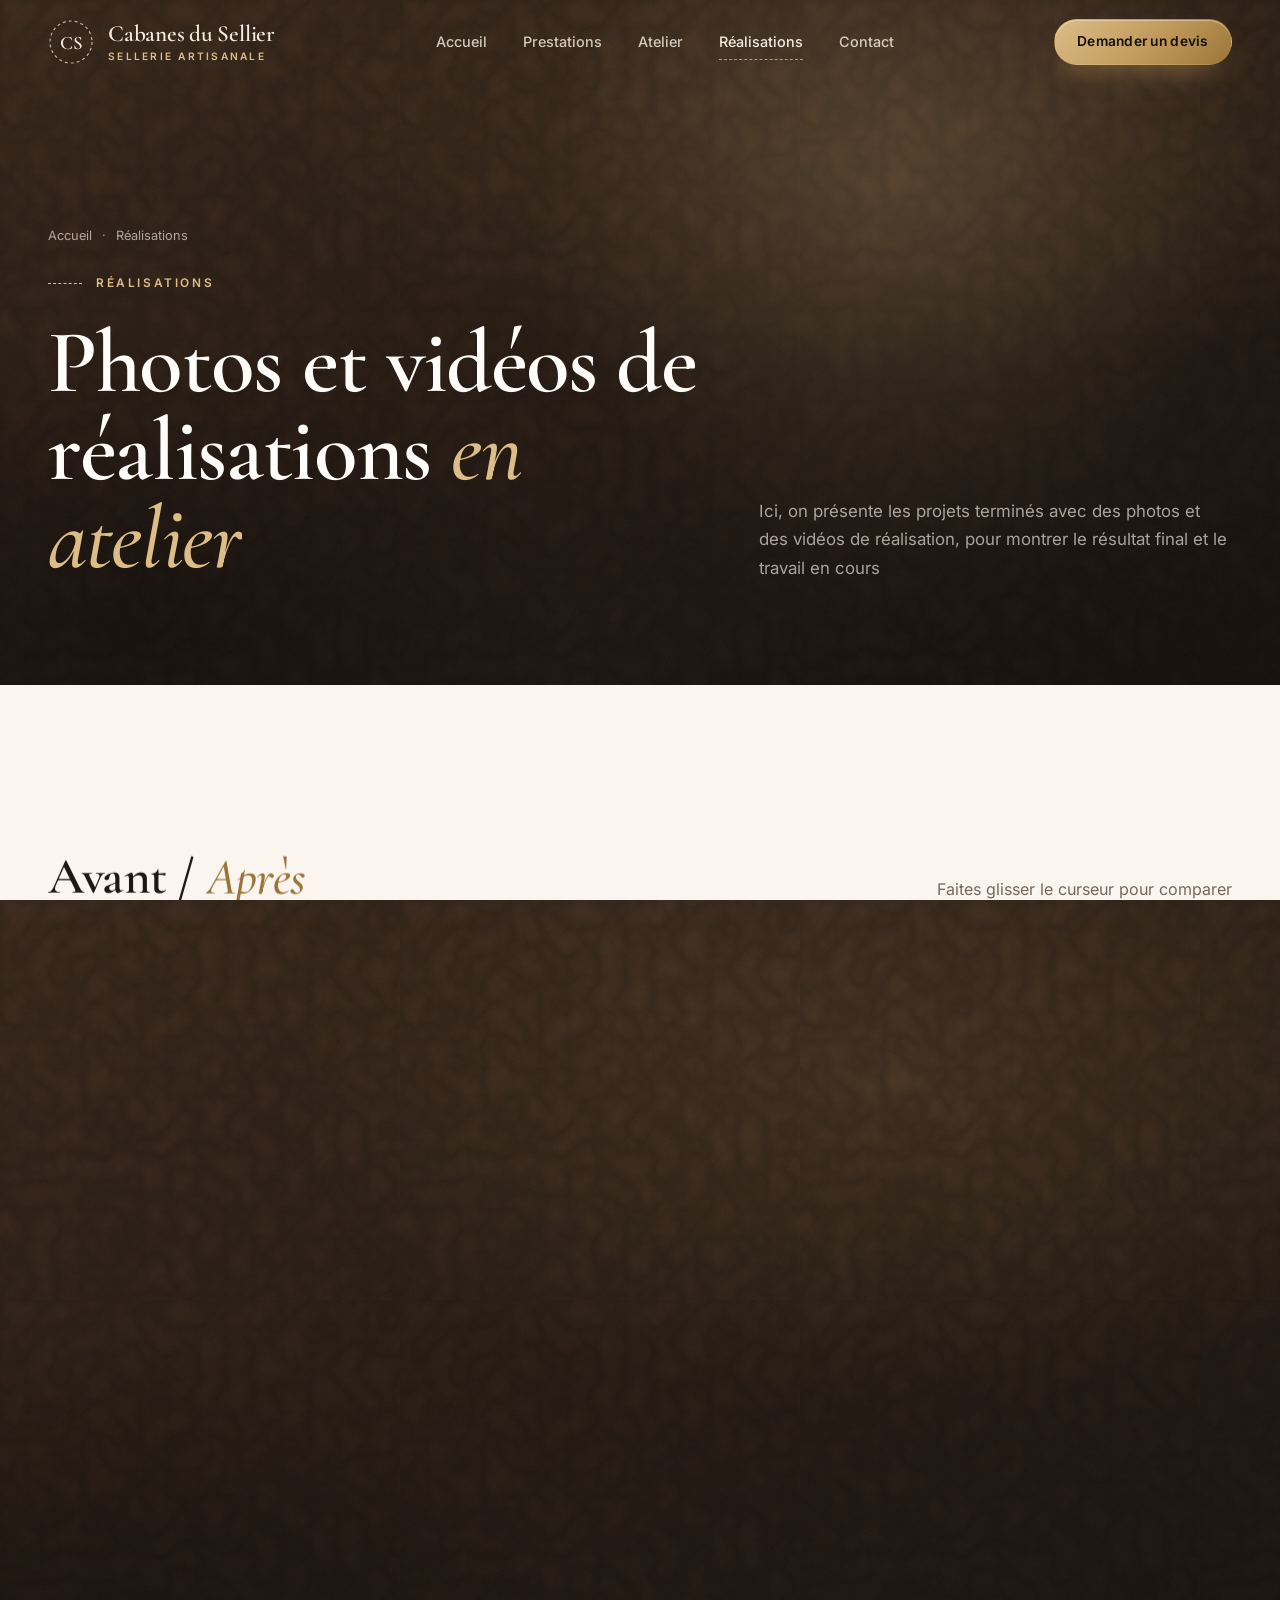
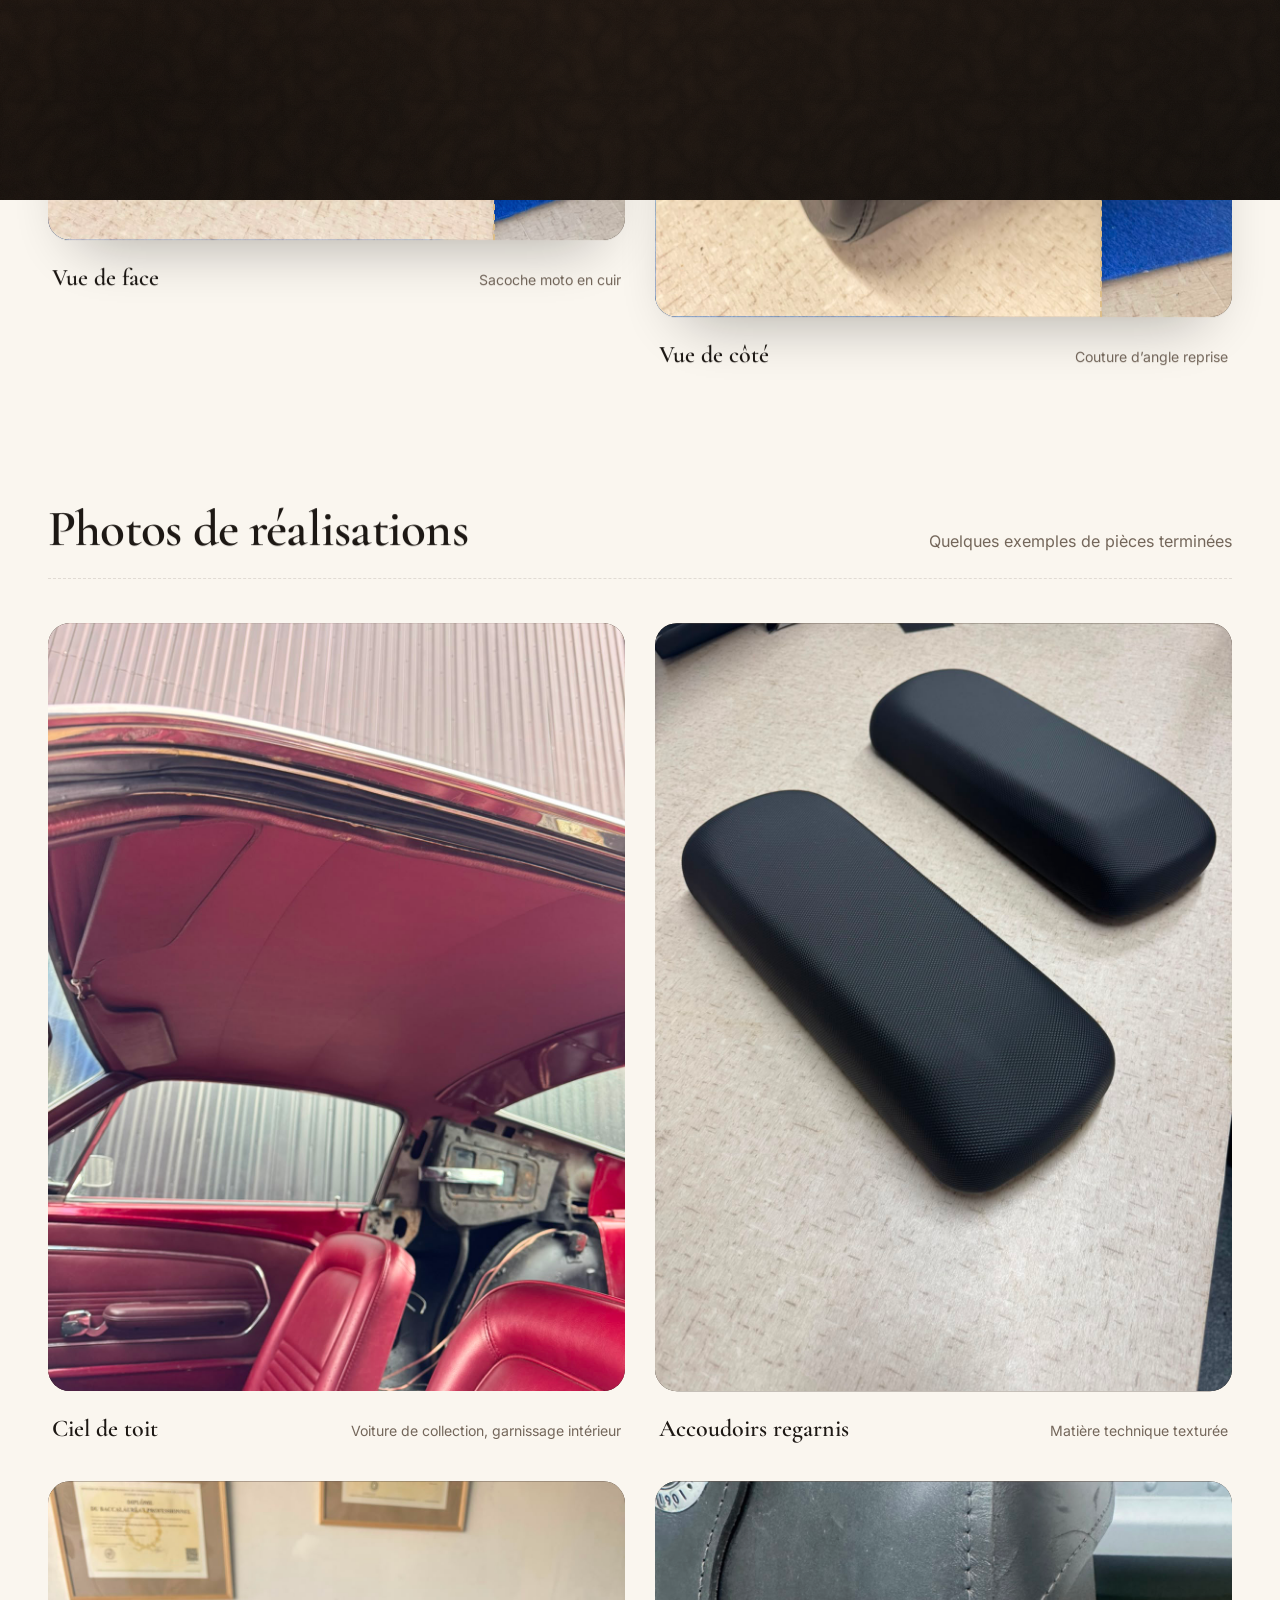
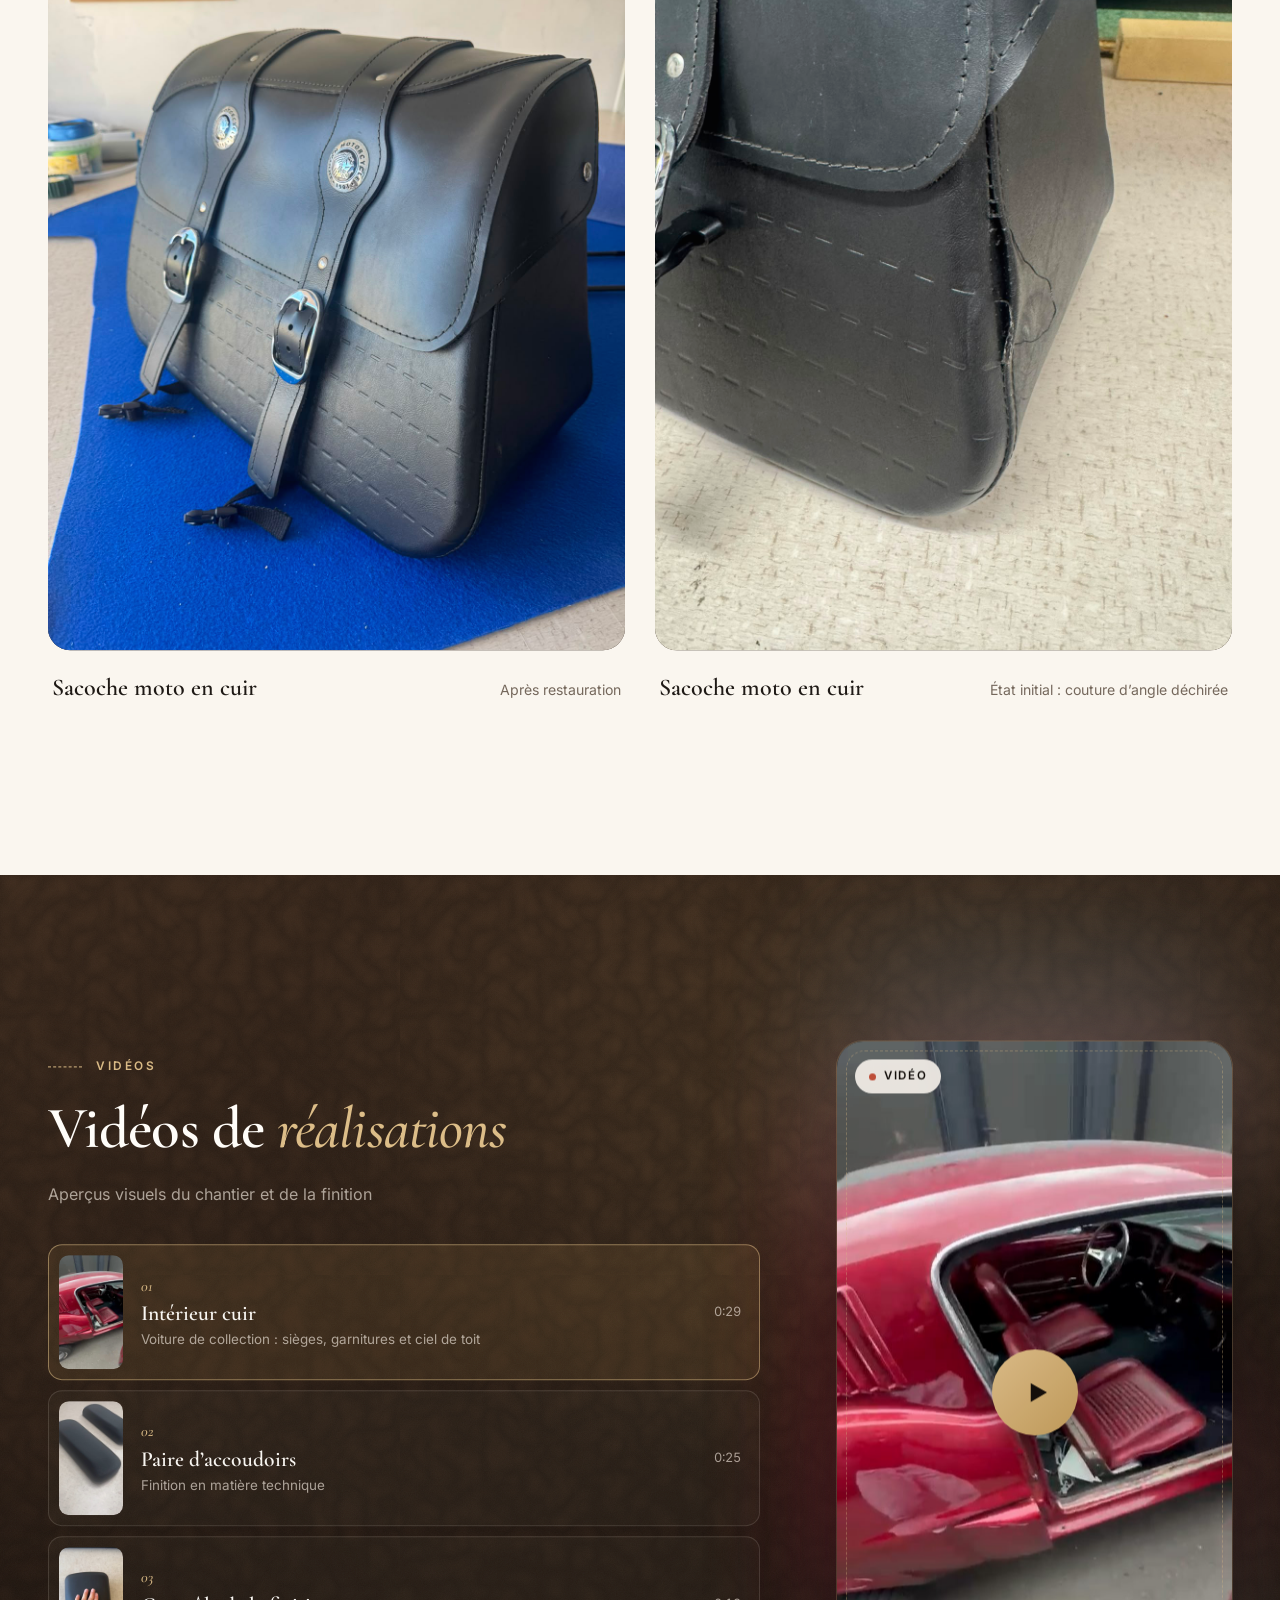
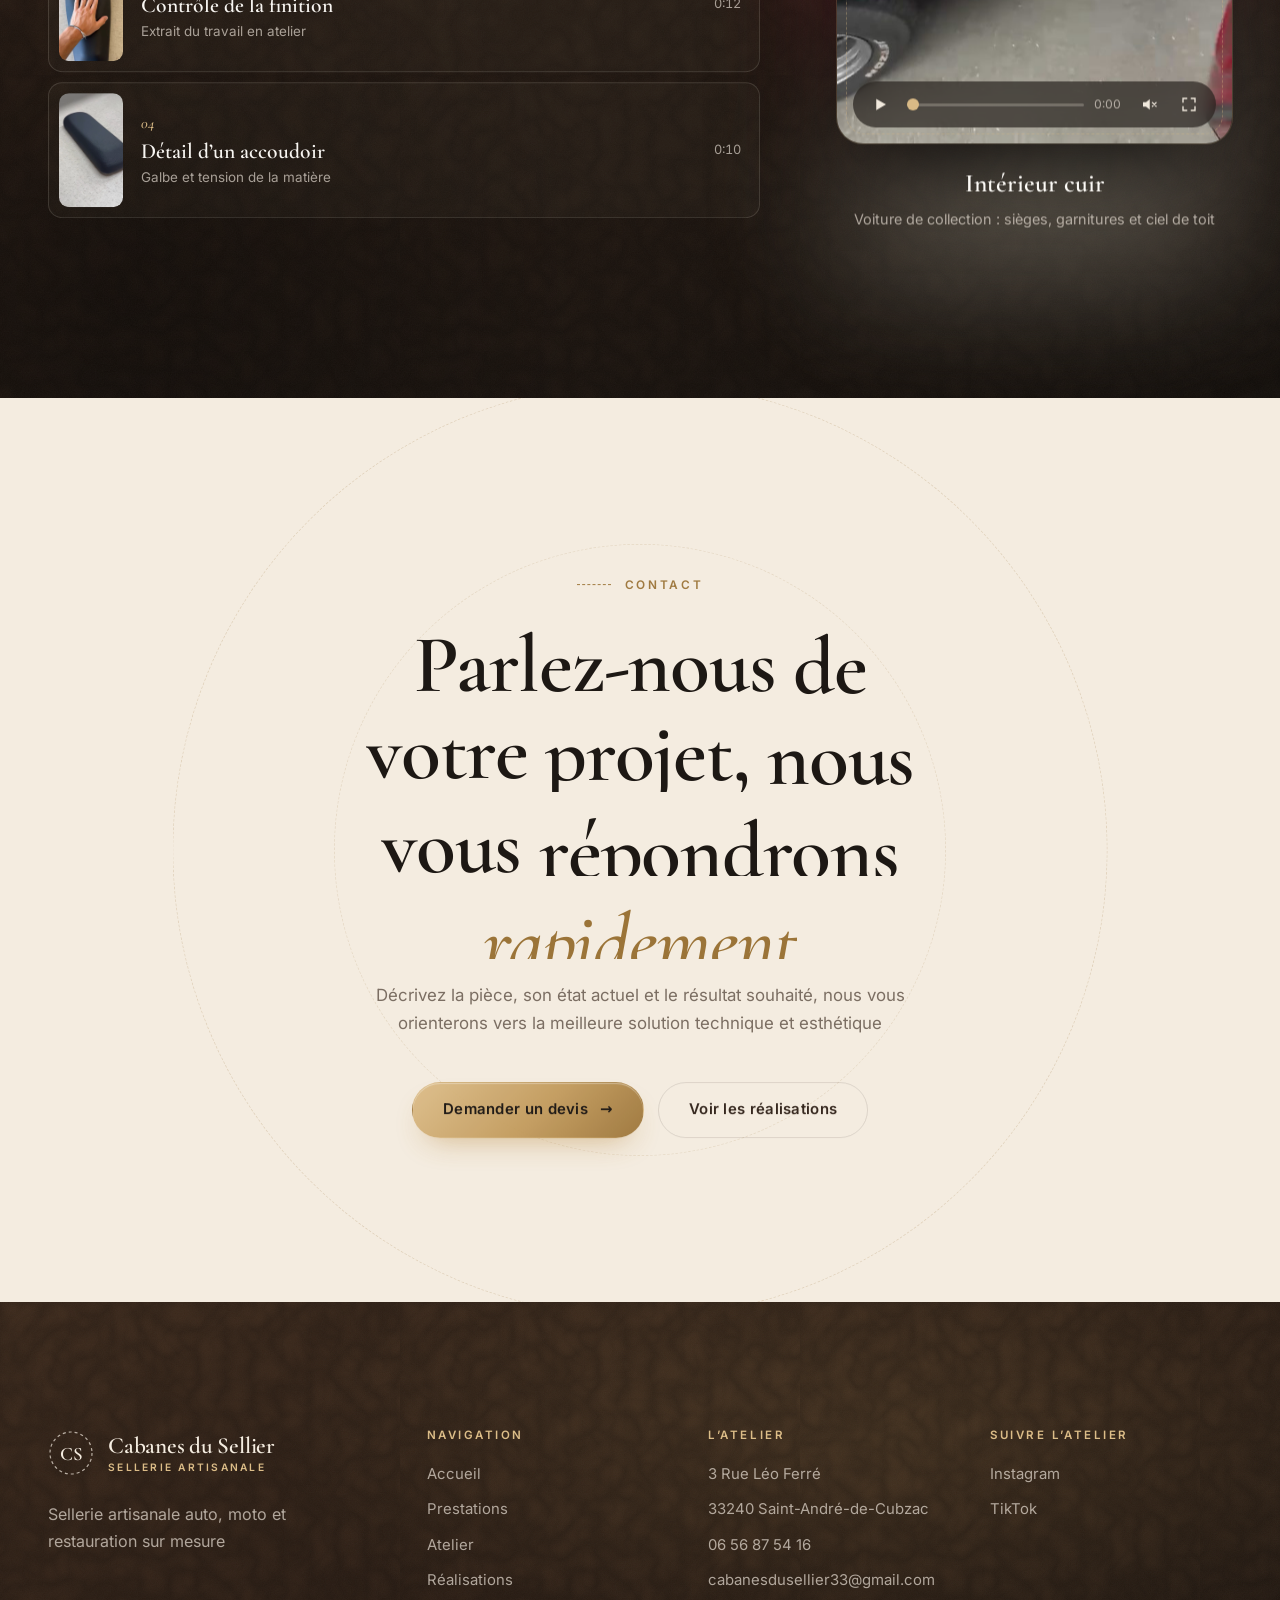
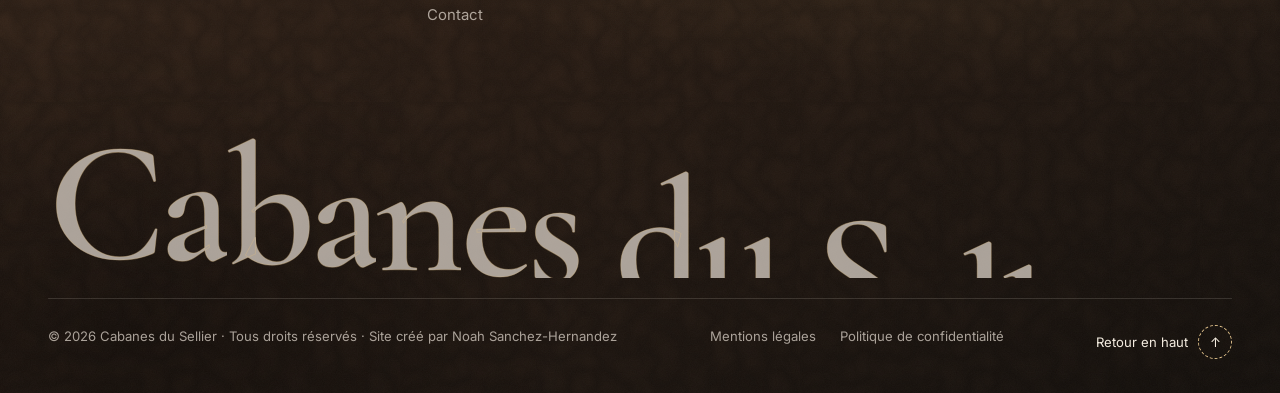
<file: realisations.html>
<!DOCTYPE html>
<html lang="fr" data-page="realisations">
<head>
  <meta charset="UTF-8">
  <meta name="viewport" content="width=device-width, initial-scale=1">
  <meta http-equiv="Content-Security-Policy" content="default-src 'self'; script-src 'self' 'sha256-J745IudT9DfYGMabRbFv0VvhzvFkgicbjYgvGOAZp+k='; style-src 'self' 'unsafe-inline'; img-src 'self' data:; font-src 'self'; media-src 'self'; connect-src 'self' https://api.web3forms.com; frame-src https://www.google.com https://maps.google.com; form-action https://api.web3forms.com; base-uri 'self'; object-src 'none'; upgrade-insecure-requests">
  <meta name="referrer" content="strict-origin-when-cross-origin">
  <title>Réalisations | Cabanes du Sellier — Photos et vidéos d’atelier</title>
  <meta name="description" content="Photos et vidéos de réalisations en atelier : projets terminés et travail en cours.">
  <meta name="theme-color" content="#2b1d14">
  <meta property="og:type" content="website">
  <meta property="og:locale" content="fr_FR">
  <meta property="og:site_name" content="Cabanes du Sellier">
  <meta property="og:title" content="Réalisations | Cabanes du Sellier — Photos et vidéos d’atelier">
  <meta property="og:description" content="Photos et vidéos de réalisations en atelier : projets terminés et travail en cours.">
  <link rel="canonical" href="https://cabanesdusellier.fr/realisations.html">
  <meta property="og:url" content="https://cabanesdusellier.fr/realisations.html">
  <meta property="og:image" content="https://cabanesdusellier.fr/assets/img/og-image.jpg">
  <meta property="og:image:width" content="1200">
  <meta property="og:image:height" content="630">
  <meta property="og:image:alt" content="Cabanes du Sellier, sellerie artisanale à Saint-André-de-Cubzac">
  <meta name="twitter:card" content="summary_large_image">
  <link rel="icon" href="favicon.ico" sizes="48x48">
  <link rel="icon" href="assets/img/icon-192.png" type="image/png" sizes="192x192">
  <link rel="icon" href="assets/img/favicon.svg" type="image/svg+xml">
  <link rel="apple-touch-icon" href="apple-touch-icon.png">
  <link rel="preload" href="assets/fonts/cormorant-latin.woff2" as="font" type="font/woff2" crossorigin>
  <link rel="preload" href="assets/fonts/inter-latin.woff2" as="font" type="font/woff2" crossorigin>
  <link rel="stylesheet" href="assets/css/main.css?v=7">
  <script>(function(){var h=document.documentElement;h.classList.add('js');try{var s=window.sessionStorage;if(s.getItem('cds-pt'))h.classList.add('pt-in');if(h.getAttribute('data-page')==='accueil'&&!s.getItem('cds-intro')&&!window.matchMedia('(prefers-reduced-motion: reduce)').matches)h.classList.add('intro-on')}catch(e){}setTimeout(function(){if(!h.classList.contains('ready')){h.classList.remove('js','pt-in','intro-on');h.classList.add('no-anim')}},5000)})();</script>
</head>
<body>
  <a class="skip-link" href="#main">Aller au contenu</a>

  <div class="page-transition" aria-hidden="true">
    <div class="page-transition__panel page-transition__panel--gold"></div>
    <div class="page-transition__panel leather">
      <svg class="page-transition__mark" viewBox="0 0 70 70"><circle cx="35" cy="35" r="32" fill="none" stroke="currentColor" stroke-width="1.2" stroke-dasharray="4 4"/><text x="35" y="43" text-anchor="middle" fill="currentColor" font-family="Cormorant Garamond, serif" font-size="24" font-weight="600">CS</text></svg>
    </div>
  </div>

  <div class="cursor" aria-hidden="true"><span class="cursor__dot"></span><span class="cursor__ring"><span class="cursor__label"></span></span></div>

  <header class="header" id="header">
    <div class="container header__inner">
      <a href="index.html" class="logo" aria-label="Cabanes du Sellier, retour à l’accueil">
        <svg class="logo__mark" viewBox="0 0 46 46" aria-hidden="true"><circle cx="23" cy="23" r="21"/><text x="23" y="29.5" text-anchor="middle">CS</text></svg>
        <span class="logo__text">
          <span class="logo__title">Cabanes du Sellier</span>
          <span class="logo__sub">Sellerie artisanale</span>
        </span>
      </a>
      <nav class="nav" aria-label="Navigation principale">
        <ul>
            <li><a href="index.html">Accueil</a></li>
            <li><a href="prestations.html">Prestations</a></li>
            <li><a href="atelier.html">Atelier</a></li>
            <li><a href="realisations.html" aria-current="page">Réalisations</a></li>
            <li><a href="contact.html">Contact</a></li>
        </ul>
      </nav>
      <div class="header__actions">
        <a href="contact.html" class="btn btn--gold btn--sm header__cta" data-magnetic><span class="btn__label">Demander un devis</span></a>
        <button class="burger" id="burger" type="button" aria-label="Ouvrir le menu" aria-expanded="false" aria-controls="menu"><span></span><span></span></button>
      </div>
    </div>
  </header>

  <div class="menu leather on-dark" id="menu" aria-hidden="true">
    <nav aria-label="Menu mobile">
      <ul class="menu__links">
        <li><a href="index.html"><small>01</small>Accueil</a></li>
        <li><a href="prestations.html"><small>02</small>Prestations</a></li>
        <li><a href="atelier.html"><small>03</small>Atelier</a></li>
        <li><a href="realisations.html" aria-current="page"><small>04</small>Réalisations</a></li>
        <li><a href="contact.html"><small>05</small>Contact</a></li>
      </ul>
    </nav>
    <div class="menu__foot">
      <span>Sellerie artisanale sur mesure</span>
      <a href="contact.html">Demander un devis →</a>
    </div>
  </div>

  <main id="main">

    <section class="page-hero leather on-dark">
      <div class="hero__lamp" aria-hidden="true"></div>
      <div class="container">
        <ol class="breadcrumb" data-reveal aria-label="Fil d’Ariane"><li><a href="index.html">Accueil</a></li><li aria-current="page">Réalisations</li></ol>
        <span class="eyebrow" data-reveal>Réalisations</span>
        <div class="page-hero__grid">
          <h1 data-split>Photos et vidéos de réalisations <em>en atelier</em></h1>
          <div data-reveal>
            <p class="lead">Ici, on présente les projets terminés avec des photos et des vidéos de réalisation, pour montrer le résultat final et le travail en cours</p>
            
          </div>
        </div>
      </div>
    </section>

    <section class="section">
      <div class="container">
        <div class="gallery-section">
          <div class="gallery-head">
            <h2 data-split>Avant / <em>Après</em></h2>
            <p data-reveal>Faites glisser le curseur pour comparer</p>
          </div>
          <div class="project-intro" data-reveal>
            <span class="feature__num">Sacoche moto en cuir</span>
            <p>Couture d’angle déchirée et cuir fatigué : reprise de la couture et remise en état de la sacoche, dans le respect de la pièce d’origine.</p>
          </div>
          <div class="ba-grid">
            <figure class="ba-item" data-reveal>
              <div class="ba" data-cursor="Glisser">
                <img src="assets/img/realisations/sacoche-apres-face.jpg" alt="Sacoche moto en cuir, vue de face — après" loading="lazy" width="1200" height="1600">
                <img class="ba__before" src="assets/img/realisations/sacoche-avant-face.jpg" alt="Sacoche moto en cuir, vue de face — avant" loading="lazy" width="1200" height="1600">
                <span class="ba__line" aria-hidden="true"></span>
                <span class="ba__handle" aria-hidden="true"><svg viewBox="0 0 24 24"><path d="M9 6l-6 6 6 6M15 6l6 6-6 6"/></svg></span>
                <span class="ba__tag ba__tag--before" aria-hidden="true">Avant</span>
                <span class="ba__tag ba__tag--after" aria-hidden="true">Après</span>
                <input class="ba__range" type="range" min="0" max="100" value="50" aria-label="Comparer avant et après : Sacoche moto en cuir, vue de face">
              </div>
              <figcaption class="media__caption"><span class="media__title">Vue de face</span><span class="media__sub">Sacoche moto en cuir</span></figcaption>
            </figure>
            <figure class="ba-item ba-item--offset" data-reveal>
              <div class="ba" data-cursor="Glisser">
                <img src="assets/img/realisations/sacoche-apres-cote.jpg" alt="Sacoche moto en cuir, vue de côté — après" loading="lazy" width="1200" height="1600">
                <img class="ba__before" src="assets/img/realisations/sacoche-avant-cote.jpg" alt="Sacoche moto en cuir, vue de côté — avant" loading="lazy" width="1200" height="1600">
                <span class="ba__line" aria-hidden="true"></span>
                <span class="ba__handle" aria-hidden="true"><svg viewBox="0 0 24 24"><path d="M9 6l-6 6 6 6M15 6l6 6-6 6"/></svg></span>
                <span class="ba__tag ba__tag--before" aria-hidden="true">Avant</span>
                <span class="ba__tag ba__tag--after" aria-hidden="true">Après</span>
                <input class="ba__range" type="range" min="0" max="100" value="50" aria-label="Comparer avant et après : Sacoche moto en cuir, vue de côté">
              </div>
              <figcaption class="media__caption"><span class="media__title">Vue de côté</span><span class="media__sub">Couture d’angle reprise</span></figcaption>
            </figure>
          </div>
        </div>

        <div class="gallery-section">
          <div class="gallery-head">
            <h2 data-split>Photos de réalisations</h2>
            <p data-reveal>Quelques exemples de pièces terminées</p>
          </div>
          <div class="gallery">
            <!-- Pour ajouter une photo : la déposer dans assets/img/realisations/ puis dupliquer un bloc <button class="media media--zoom">…</button> -->
            <button class="media media--zoom" type="button" data-cursor="Agrandir" data-title="Ciel de toit" aria-label="Agrandir : Ciel de toit" data-reveal>
              <span class="media__frame"><img src="assets/img/realisations/mustang-ciel-de-toit.jpg" alt="Ciel de toit — Voiture de collection, garnissage intérieur" loading="lazy" width="1200" height="1600"></span>
              <span class="media__caption"><span class="media__title">Ciel de toit</span><span class="media__sub">Voiture de collection, garnissage intérieur</span></span>
            </button>
            <button class="media media--zoom" type="button" data-cursor="Agrandir" data-title="Accoudoirs regarnis" aria-label="Agrandir : Accoudoirs regarnis" data-reveal data-delay="0.1">
              <span class="media__frame"><img src="assets/img/realisations/accoudoirs.jpg" alt="Accoudoirs regarnis — Matière technique texturée" loading="lazy" width="1200" height="1600"></span>
              <span class="media__caption"><span class="media__title">Accoudoirs regarnis</span><span class="media__sub">Matière technique texturée</span></span>
            </button>
            <button class="media media--zoom" type="button" data-cursor="Agrandir" data-title="Sacoche moto en cuir" aria-label="Agrandir : Sacoche moto en cuir" data-reveal>
              <span class="media__frame"><img src="assets/img/realisations/sacoche-apres-face.jpg" alt="Sacoche moto en cuir — Après restauration" loading="lazy" width="1200" height="1600"></span>
              <span class="media__caption"><span class="media__title">Sacoche moto en cuir</span><span class="media__sub">Après restauration</span></span>
            </button>
            <button class="media media--zoom" type="button" data-cursor="Agrandir" data-title="Sacoche moto en cuir" aria-label="Agrandir : Sacoche moto en cuir" data-reveal data-delay="0.1">
              <span class="media__frame"><img src="assets/img/realisations/sacoche-avant-detail.jpg" alt="Sacoche moto en cuir — État initial : couture d’angle déchirée" loading="lazy" width="1200" height="1600"></span>
              <span class="media__caption"><span class="media__title">Sacoche moto en cuir</span><span class="media__sub">État initial : couture d’angle déchirée</span></span>
            </button>
          </div>
        </div>
      </div>
    </section>
    <section class="section leather on-dark reels" id="videos">
      <div class="container reels__grid">
        <div class="reels__info">
          <span class="eyebrow" data-reveal>Vidéos</span>
          <h2 data-split>Vidéos de <em>réalisations</em></h2>
          <p data-reveal>Aperçus visuels du chantier et de la finition</p>
          <ol class="reels__list" data-reveal aria-label="Liste des vidéos">
              <li>
                <button class="reel is-active" type="button" data-src="assets/video/mustang-interieur.mp4" data-poster="assets/video/posters/mustang-interieur.jpg" data-title="Intérieur cuir" data-sub="Voiture de collection : sièges, garnitures et ciel de toit" aria-pressed="true">
                  <span class="reel__thumb"><img src="assets/video/posters/mustang-interieur.jpg" alt="" loading="lazy" width="576" height="1024"><span class="reel__eq" aria-hidden="true"><i></i><i></i><i></i></span></span>
                  <span class="reel__text"><span class="reel__num">01</span><span class="reel__title">Intérieur cuir</span><span class="reel__sub">Voiture de collection : sièges, garnitures et ciel de toit</span></span>
                  <span class="reel__time">0:29</span>
                </button>
              </li>
              <li>
                <button class="reel" type="button" data-src="assets/video/accoudoirs-paire.mp4" data-poster="assets/video/posters/accoudoirs-paire.jpg" data-title="Paire d’accoudoirs" data-sub="Finition en matière technique" aria-pressed="false">
                  <span class="reel__thumb"><img src="assets/video/posters/accoudoirs-paire.jpg" alt="" loading="lazy" width="576" height="1024"><span class="reel__eq" aria-hidden="true"><i></i><i></i><i></i></span></span>
                  <span class="reel__text"><span class="reel__num">02</span><span class="reel__title">Paire d’accoudoirs</span><span class="reel__sub">Finition en matière technique</span></span>
                  <span class="reel__time">0:25</span>
                </button>
              </li>
              <li>
                <button class="reel" type="button" data-src="assets/video/accoudoir-finition.mp4" data-poster="assets/video/posters/accoudoir-finition.jpg" data-title="Contrôle de la finition" data-sub="Extrait du travail en atelier" aria-pressed="false">
                  <span class="reel__thumb"><img src="assets/video/posters/accoudoir-finition.jpg" alt="" loading="lazy" width="576" height="1024"><span class="reel__eq" aria-hidden="true"><i></i><i></i><i></i></span></span>
                  <span class="reel__text"><span class="reel__num">03</span><span class="reel__title">Contrôle de la finition</span><span class="reel__sub">Extrait du travail en atelier</span></span>
                  <span class="reel__time">0:12</span>
                </button>
              </li>
              <li>
                <button class="reel" type="button" data-src="assets/video/accoudoir-detail.mp4" data-poster="assets/video/posters/accoudoir-detail.jpg" data-title="Détail d’un accoudoir" data-sub="Galbe et tension de la matière" aria-pressed="false">
                  <span class="reel__thumb"><img src="assets/video/posters/accoudoir-detail.jpg" alt="" loading="lazy" width="576" height="1024"><span class="reel__eq" aria-hidden="true"><i></i><i></i><i></i></span></span>
                  <span class="reel__text"><span class="reel__num">04</span><span class="reel__title">Détail d’un accoudoir</span><span class="reel__sub">Galbe et tension de la matière</span></span>
                  <span class="reel__time">0:10</span>
                </button>
              </li>
          </ol>
        </div>

        <div class="reels__stage" data-reveal>
          <div class="player" id="player">
            <img class="player__ambient" src="assets/video/posters/mustang-interieur.jpg" alt="" aria-hidden="true">
            <div class="player__screen">
              <video class="player__video" playsinline muted preload="metadata" controls poster="assets/video/posters/mustang-interieur.jpg">
                <source src="assets/video/mustang-interieur.mp4" type="video/mp4">
              </video>
              <span class="media__badge">Vidéo</span>
              <button class="player__big" type="button" aria-label="Lire la vidéo" data-cursor="Lire"><svg class="i-play" viewBox="0 0 24 24" aria-hidden="true"><path d="M7 4.5l13 7.5-13 7.5z"/></svg></button>
              <div class="player__bar">
                <button class="player__btn" type="button" data-act="play" aria-label="Lecture ou pause"><svg class="i-play" viewBox="0 0 24 24" aria-hidden="true"><path d="M7 4.5l13 7.5-13 7.5z"/></svg><svg class="i-pause" viewBox="0 0 24 24" aria-hidden="true"><path d="M7 4h3.5v16H7zM13.5 4H17v16h-3.5z"/></svg></button>
                <input class="player__progress" type="range" min="0" max="1000" value="0" step="1" aria-label="Avancement de la vidéo">
                <span class="player__time">0:00</span>
                <button class="player__btn" type="button" data-act="mute" aria-label="Activer ou couper le son"><svg class="i-sound" viewBox="0 0 24 24" aria-hidden="true"><path d="M4 9h4l5-4v14l-5-4H4z"/><path class="w" d="M16 8.5a5 5 0 0 1 0 7M18.5 6a8.5 8.5 0 0 1 0 12"/></svg><svg class="i-muted" viewBox="0 0 24 24" aria-hidden="true"><path d="M4 9h4l5-4v14l-5-4H4z"/><path class="w" d="M16.5 9.5l5 5M21.5 9.5l-5 5"/></svg></button>
                <button class="player__btn" type="button" data-act="fs" aria-label="Plein écran"><svg viewBox="0 0 24 24" aria-hidden="true"><path class="w" d="M4 9V4h5M20 9V4h-5M4 15v5h5M20 15v5h-5"/></svg></button>
              </div>
            </div>
            <p class="player__caption"><span class="player__title">Intérieur cuir</span><span class="player__sub">Voiture de collection : sièges, garnitures et ciel de toit</span></p>
          </div>
        </div>
      </div>
    </section>

    <section class="section cta section--cream">
      <div class="cta__ring" aria-hidden="true"></div>
      <div class="cta__ring cta__ring--2" aria-hidden="true"></div>
      <div class="container">
        <span class="eyebrow" data-reveal>Contact</span>
        <h2 data-split>Parlez-nous de votre projet, nous vous répondrons <em>rapidement</em></h2>
        <p class="lead" data-reveal>Décrivez la pièce, son état actuel et le résultat souhaité, nous vous orienterons vers la meilleure solution technique et esthétique</p>
        <div class="cta__actions" data-reveal>
          <a class="btn btn--gold" href="contact.html" data-magnetic><span class="btn__label">Demander un devis</span><span class="btn__arrow" aria-hidden="true">→</span></a>
          <a class="btn btn--outline" href="realisations.html" data-magnetic><span class="btn__label">Voir les réalisations</span></a>
        </div>
      </div>
    </section>
  </main>

  <footer class="footer leather on-dark">
    <div class="container">
      <div class="footer__top">
        <div class="footer__brand">
          <a href="index.html" class="logo" aria-label="Cabanes du Sellier, retour à l’accueil">
            <svg class="logo__mark" viewBox="0 0 46 46" aria-hidden="true"><circle cx="23" cy="23" r="21"/><text x="23" y="29.5" text-anchor="middle">CS</text></svg>
            <span class="logo__text"><span class="logo__title">Cabanes du Sellier</span><span class="logo__sub">Sellerie artisanale</span></span>
          </a>
          <p>Sellerie artisanale auto, moto et restauration sur mesure</p>
        </div>
        <div>
          <h4>Navigation</h4>
          <ul>
            <li><a href="index.html">Accueil</a></li>
            <li><a href="prestations.html">Prestations</a></li>
            <li><a href="atelier.html">Atelier</a></li>
            <li><a href="realisations.html">Réalisations</a></li>
            <li><a href="contact.html">Contact</a></li>
          </ul>
        </div>
        <div>
          <h4>L’atelier</h4>
          <address>
            <span>3 Rue Léo Ferré</span>
            <span>33240 Saint-André-de-Cubzac</span>
            <span><a href="tel:+33656875416">06 56 87 54 16</a></span>
            <span><a href="mailto:cabanesdusellier33@gmail.com">cabanesdusellier33@gmail.com</a></span>
          </address>
        </div>
        <div>
          <h4>Suivre l’atelier</h4>
          <ul>
            
            <li><a href="https://www.instagram.com/cabanesdusellier/" target="_blank" rel="noopener" aria-label="Instagram (nouvel onglet)">Instagram</a></li>
            <li><a href="https://www.tiktok.com/@cabanes.du.sellie" target="_blank" rel="noopener" aria-label="TikTok (nouvel onglet)">TikTok</a></li>
          </ul>
        </div>
      </div>
      <p class="footer__word" aria-hidden="true">Cabanes du Sellier</p>
      <div class="footer__bottom">
        <span>© <span data-year>2026</span> Cabanes du Sellier · Tous droits réservés · Site créé par Noah Sanchez-Hernandez</span>
        <nav aria-label="Informations légales">
          <a href="mentions-legales.html">Mentions légales</a>
          <a href="confidentialite.html">Politique de confidentialité</a>
        </nav>
        <button class="back-top" type="button" data-top>Retour en haut <span aria-hidden="true">↑</span></button>
      </div>
    </div>
  </footer>

  <div class="quick-contact" aria-label="Contact rapide">
    <a class="quick-contact__btn" href="tel:+33656875416"><svg viewBox="0 0 24 24" aria-hidden="true"><path d="M6.6 3.5l2.6-.4 1.6 4-1.9 1.4a11 11 0 0 0 5 5l1.4-1.9 4 1.6-.4 2.6a2 2 0 0 1-2.1 1.7A15.5 15.5 0 0 1 4.9 5.6 2 2 0 0 1 6.6 3.5z"/></svg><span>Appeler</span></a>
    <a class="quick-contact__btn quick-contact__btn--wa" href="https://wa.me/33656875416?text=Bonjour%2C%20je%20vous%20contacte%20depuis%20le%20site%20Cabanes%20du%20Sellier%20pour%20une%20demande%20de%20devis." target="_blank" rel="noopener"><svg viewBox="0 0 24 24" aria-hidden="true"><path d="M12 3.5a8.5 8.5 0 0 0-7.4 12.7L3.5 20.5l4.4-1.1A8.5 8.5 0 1 0 12 3.5z"/><path class="d" d="M8.8 9.2c.2 2.6 2.4 4.9 5 5.2l1.1-1.2-1.6-.8-.7.7a4 4 0 0 1-2-2l.7-.7-.8-1.6z"/></svg><span>WhatsApp</span></a>
  </div>


  <dialog class="lightbox" id="lightbox" aria-label="Média agrandi">
    <button class="lightbox__close" type="button" aria-label="Fermer">×</button>
    <div class="lightbox__body"></div>
    <p class="lightbox__caption"></p>
  </dialog>
  <script src="assets/js/vendor/gsap.min.js" defer></script>
  <script src="assets/js/vendor/ScrollTrigger.min.js" defer></script>
  <script src="assets/js/main.js?v=5" defer></script>
</body>
</html>
</file>
<file: assets/css/main.css>
/* =========================================================================
   Cabanes du Sellier — Feuille de style principale
   Concept : « le fil d'or » — cuir sombre, papier crème, couture dorée.
   ========================================================================= */

/* ---------- Polices (hébergées localement : aucune requête vers Google) ---------- */
@font-face {
  font-family: "Cormorant Garamond";
  src: url("../fonts/cormorant-latin.woff2") format("woff2");
  font-weight: 500 700;
  font-style: normal;
  font-display: swap;
}
@font-face {
  font-family: "Cormorant Garamond";
  src: url("../fonts/cormorant-italic-latin.woff2") format("woff2");
  font-weight: 500;
  font-style: italic;
  font-display: swap;
}
@font-face {
  font-family: "Inter";
  src: url("../fonts/inter-latin.woff2") format("woff2");
  font-weight: 400 600;
  font-style: normal;
  font-display: swap;
}

/* ---------- Variables ---------- */
:root {
  --ink: #15100c;
  --leather: #2b1d14;
  --leather-2: #3d2a1c;
  --cream: #f4ece0;
  --paper: #faf6ef;
  --white: #fffdf9;
  --text: #1d1814;
  --muted: #74675b;
  --muted-light: rgba(244, 236, 224, 0.66);
  --gold: #c19a5b;
  --gold-soft: #dcbd88;
  --gold-deep: #9b7438;

  --line: rgba(43, 29, 20, 0.12);
  --line-light: rgba(244, 236, 224, 0.14);

  --serif: "Cormorant Garamond", Garamond, "Times New Roman", serif;
  --sans: "Inter", system-ui, -apple-system, "Segoe UI", Roboto, sans-serif;

  --radius-sm: 14px;
  --radius: 22px;
  --radius-lg: 32px;

  --shadow: 0 30px 60px -30px rgba(21, 16, 12, 0.35);
  --shadow-soft: 0 12px 30px -18px rgba(21, 16, 12, 0.25);

  --gutter: clamp(16px, 4vw, 48px);
  --header-h: 84px;
  --ease: cubic-bezier(0.22, 1, 0.36, 1);

  --grain: url("data:image/svg+xml,%3Csvg xmlns='http://www.w3.org/2000/svg' width='240' height='240'%3E%3Cfilter id='n'%3E%3CfeTurbulence type='fractalNoise' baseFrequency='.85' numOctaves='3' stitchTiles='stitch'/%3E%3CfeColorMatrix values='0 0 0 0 1 0 0 0 0 1 0 0 0 0 1 0 0 0 .55 0'/%3E%3C/filter%3E%3Crect width='100%25' height='100%25' filter='url(%23n)'/%3E%3C/svg%3E");
  --pores: url("data:image/svg+xml,%3Csvg xmlns='http://www.w3.org/2000/svg' width='400' height='400'%3E%3Cfilter id='p'%3E%3CfeTurbulence type='turbulence' baseFrequency='.035' numOctaves='2' seed='4' stitchTiles='stitch'/%3E%3CfeColorMatrix values='0 0 0 0 0 0 0 0 0 0 0 0 0 0 0 0 0 0 -1.4 .9'/%3E%3C/filter%3E%3Crect width='100%25' height='100%25' filter='url(%23p)'/%3E%3C/svg%3E");
}

/* ---------- Base ---------- */
*, *::before, *::after { box-sizing: border-box; }

html {
  -webkit-text-size-adjust: 100%;
  scroll-behavior: smooth;
  scroll-padding-top: calc(var(--header-h) + 16px);
}

body {
  margin: 0;
  background: var(--paper);
  color: var(--text);
  font-family: var(--sans);
  font-size: 16px;
  line-height: 1.7;
  -webkit-font-smoothing: antialiased;
  -moz-osx-font-smoothing: grayscale;
  overflow-x: hidden;
}

img, video, svg { display: block; max-width: 100%; }
a { color: inherit; text-decoration: none; }
ul, ol { margin: 0; padding: 0; list-style: none; }
h1, h2, h3, h4, p, figure, blockquote { margin: 0; }
button { font: inherit; color: inherit; }
address { font-style: normal; }
::selection { background: var(--gold); color: var(--ink); }

.container {
  width: 100%;
  max-width: 1320px;
  margin: 0 auto;
  padding: 0 var(--gutter);
}

.skip-link {
  position: fixed;
  top: 12px;
  left: 12px;
  z-index: 1000;
  padding: 10px 18px;
  border-radius: 999px;
  background: var(--gold);
  color: var(--ink);
  font-weight: 600;
  transform: translateY(-150%);
  transition: transform 0.3s var(--ease);
}
.skip-link:focus { transform: none; }

:focus-visible { outline: 2px solid var(--gold); outline-offset: 4px; border-radius: 4px; }

.sr-only {
  position: absolute; width: 1px; height: 1px; padding: 0; margin: -1px;
  overflow: hidden; clip: rect(0, 0, 0, 0); white-space: nowrap; border: 0;
}

/* ---------- Typographie ---------- */
h1, h2, h3, h4 {
  font-family: var(--serif);
  font-weight: 600;
  letter-spacing: -0.015em;
  line-height: 1.02;
}
h1 { font-size: clamp(2.9rem, 7vw, 6.6rem); line-height: 0.98; }
h2 { font-size: clamp(2.4rem, 5.2vw, 4.6rem); }
h3 { font-size: clamp(1.6rem, 2.4vw, 2.2rem); line-height: 1.1; }
h4 { font-size: 1.35rem; }

em, .italic { font-style: italic; font-weight: 500; color: var(--gold-deep); }
.on-dark em { color: var(--gold-soft); }

p { color: var(--muted); }
.lead { font-size: clamp(1.05rem, 1.3vw, 1.22rem); line-height: 1.7; max-width: 56ch; }

.eyebrow {
  display: inline-flex;
  align-items: center;
  gap: 14px;
  font-size: 0.74rem;
  font-weight: 600;
  letter-spacing: 0.22em;
  text-transform: uppercase;
  color: var(--gold-deep);
}
.eyebrow::before {
  content: "";
  width: 34px;
  height: 0;
  border-top: 1.5px dashed currentColor;
}
.on-dark .eyebrow { color: var(--gold-soft); }

/* ---------- Thèmes de section ---------- */
.on-dark {
  position: relative;
  color: var(--cream);
  background-color: var(--leather);
}
.on-dark h1, .on-dark h2, .on-dark h3, .on-dark h4 { color: var(--white); }
.on-dark p { color: var(--muted-light); }

/* Texture cuir : pores + grain */
.leather {
  position: relative;
  isolation: isolate;
  background-color: var(--leather);
  background-image:
    radial-gradient(ellipse 80% 60% at 70% 20%, rgba(193, 154, 91, 0.16), transparent 60%),
    radial-gradient(ellipse 60% 70% at 10% 90%, rgba(0, 0, 0, 0.35), transparent 60%),
    linear-gradient(160deg, var(--leather-2) 0%, var(--leather) 45%, var(--ink) 100%);
}
.leather::before,
.leather::after {
  content: "";
  position: absolute;
  inset: 0;
  z-index: -1;
  pointer-events: none;
}
.leather::before { background-image: var(--pores); opacity: 0.22; mix-blend-mode: multiply; }
.leather::after { background-image: var(--grain); opacity: 0.06; }

.section { padding: clamp(90px, 13vw, 180px) 0; position: relative; }
.section--tight { padding: clamp(70px, 9vw, 120px) 0; }
.section--cream { background: var(--cream); }

.section-head { display: grid; gap: 22px; max-width: 820px; margin-bottom: clamp(48px, 6vw, 84px); }
.section-head--center { margin-left: auto; margin-right: auto; text-align: center; justify-items: center; }
.section-head--row {
  max-width: none;
  grid-template-columns: 1.2fr 1fr;
  align-items: end;
  gap: 40px;
}

/* ---------- Boutons ---------- */
.btn {
  --bg: transparent;
  position: relative;
  display: inline-flex;
  align-items: center;
  justify-content: center;
  gap: 12px;
  min-height: 56px;
  padding: 0 30px;
  border: 1px solid transparent;
  border-radius: 999px;
  font-family: var(--sans);
  font-size: 0.93rem;
  font-weight: 600;
  letter-spacing: 0.02em;
  cursor: pointer;
  overflow: hidden;
  isolation: isolate;
  background: var(--bg);
  transition: color 0.45s var(--ease), border-color 0.45s var(--ease), box-shadow 0.45s var(--ease);
  will-change: transform;
}
/* Remplissage qui monte au survol */
.btn::before {
  content: "";
  position: absolute;
  inset: 0;
  z-index: -1;
  border-radius: inherit;
  transform: translateY(101%);
  transition: transform 0.55s var(--ease);
}
.btn:hover::before { transform: translateY(0); }
.btn .btn__arrow { transition: transform 0.45s var(--ease); }
.btn:hover .btn__arrow { transform: translateX(4px); }

.btn--gold {
  --bg: linear-gradient(135deg, var(--gold-soft), var(--gold) 55%, var(--gold-deep));
  color: var(--ink);
  box-shadow: 0 14px 30px -14px rgba(193, 154, 91, 0.75), inset 0 1px 0 rgba(255, 255, 255, 0.35);
}
.btn--gold::before { background: var(--white); }

.btn--ghost {
  color: var(--cream);
  border-color: rgba(244, 236, 224, 0.28);
  background: rgba(244, 236, 224, 0.04);
  backdrop-filter: blur(6px);
  -webkit-backdrop-filter: blur(6px);
}
.btn--ghost::before { background: var(--cream); }
.btn--ghost:hover { color: var(--ink); border-color: var(--cream); }

.btn--dark { --bg: var(--leather); color: var(--cream); }
.btn--dark::before { background: var(--gold); }
.btn--dark:hover { color: var(--ink); }

.btn--outline { color: var(--leather); border-color: var(--line); }
.btn--outline::before { background: var(--leather); }
.btn--outline:hover { color: var(--cream); border-color: var(--leather); }

.btn--sm { min-height: 46px; padding: 0 22px; font-size: 0.86rem; }
.btn--block { width: 100%; }

.link-line {
  position: relative;
  display: inline-flex;
  align-items: center;
  gap: 10px;
  padding-bottom: 6px;
  font-weight: 600;
  font-size: 0.95rem;
  color: var(--gold-deep);
}
.on-dark .link-line { color: var(--gold-soft); }
.link-line::after {
  content: "";
  position: absolute;
  left: 0; right: 0; bottom: 0;
  border-top: 1.5px dashed currentColor;
  transform-origin: right;
  transition: transform 0.6s var(--ease);
}
.link-line:hover::after { transform: scaleX(0); transform-origin: left; }
.link-line span { transition: transform 0.45s var(--ease); }
.link-line:hover span { transform: translateX(5px); }

/* =========================================================================
   Header
   ========================================================================= */
.header {
  position: fixed;
  inset: 0 0 auto;
  z-index: 200;
  height: var(--header-h);
  color: var(--cream);
  transition: transform 0.6s var(--ease), background 0.4s var(--ease), color 0.4s var(--ease), box-shadow 0.4s var(--ease);
}
.header::before {
  content: "";
  position: absolute;
  inset: 0;
  background: rgba(250, 246, 239, 0.8);
  backdrop-filter: blur(18px) saturate(150%);
  -webkit-backdrop-filter: blur(18px) saturate(150%);
  border-bottom: 1px solid var(--line);
  opacity: 0;
  transition: opacity 0.4s var(--ease);
}
.header.is-solid { color: var(--text); }
.header.is-solid::before { opacity: 1; }
.header.is-hidden { transform: translateY(-100%); }
.menu-open .header { color: var(--cream); transform: none; }
.menu-open .header::before { opacity: 0; }

.header__inner {
  position: relative;
  height: 100%;
  display: flex;
  align-items: center;
  justify-content: space-between;
  gap: 24px;
}

.logo { display: inline-flex; align-items: center; gap: 14px; }
.logo__mark { width: 46px; height: 46px; flex: none; }
.logo__mark circle { fill: none; stroke: currentColor; stroke-width: 1.2; stroke-dasharray: 3 3; opacity: 0.7; }
.logo__mark text { fill: currentColor; font-family: var(--serif); font-size: 19px; font-weight: 600; }
.logo__text { display: flex; flex-direction: column; line-height: 1.05; }
.logo__title { font-family: var(--serif); font-size: 1.45rem; font-weight: 600; letter-spacing: -0.01em; }
.logo__sub {
  margin-top: 4px;
  font-size: 0.64rem;
  font-weight: 600;
  letter-spacing: 0.22em;
  text-transform: uppercase;
  color: var(--gold-soft);
  transition: color 0.4s var(--ease);
}
.header.is-solid .logo__sub { color: var(--gold-deep); }
.menu-open .header .logo__sub { color: var(--gold-soft); }

.nav ul { display: flex; gap: 4px; }
.nav a {
  position: relative;
  display: block;
  padding: 10px 16px;
  font-size: 0.9rem;
  font-weight: 500;
  opacity: 0.82;
  transition: opacity 0.3s var(--ease);
}
.nav a::after {
  content: "";
  position: absolute;
  left: 16px; right: 16px; bottom: 4px;
  border-top: 1.5px dashed var(--gold);
  transform: scaleX(0);
  transform-origin: left;
  transition: transform 0.5s var(--ease);
}
.nav a:hover, .nav a[aria-current="page"] { opacity: 1; }
.nav a:hover::after, .nav a[aria-current="page"]::after { transform: scaleX(1); }

.header__actions { display: flex; align-items: center; gap: 12px; }

/* Burger */
.burger {
  display: none;
  position: relative;
  width: 50px;
  height: 50px;
  border-radius: 50%;
  border: 1px solid currentColor;
  border-color: color-mix(in srgb, currentColor 30%, transparent);
  background: transparent;
  cursor: pointer;
}
.burger span {
  position: absolute;
  left: 15px;
  width: 20px;
  height: 1.5px;
  background: currentColor;
  transition: transform 0.5s var(--ease), top 0.5s var(--ease), width 0.5s var(--ease);
}
.burger span:nth-child(1) { top: 20px; }
.burger span:nth-child(2) { top: 28px; width: 13px; }
.burger[aria-expanded="true"] span:nth-child(1) { top: 24px; transform: rotate(45deg); }
.burger[aria-expanded="true"] span:nth-child(2) { top: 24px; width: 20px; transform: rotate(-45deg); }

/* Menu plein écran (mobile) */
.menu {
  position: fixed;
  inset: 0;
  z-index: 150;
  display: flex;
  flex-direction: column;
  justify-content: space-between;
  padding: calc(var(--header-h) + 30px) var(--gutter) 36px;
  clip-path: inset(0 0 100% 0);
  visibility: hidden;
  transition: clip-path 0.8s var(--ease), visibility 0s linear 0.8s;
}
.menu.is-open {
  clip-path: inset(0 0 0 0);
  visibility: visible;
  transition: clip-path 0.8s var(--ease), visibility 0s;
}
.menu__links li { overflow: hidden; border-bottom: 1px solid var(--line-light); }
.menu__links a {
  display: flex;
  align-items: baseline;
  gap: 18px;
  padding: 14px 0;
  font-family: var(--serif);
  font-size: clamp(2.2rem, 9vw, 3.4rem);
  font-weight: 600;
  line-height: 1.1;
  color: var(--white);
  transform: translateY(105%);
  transition: transform 0.8s var(--ease);
}
.menu__links a small {
  font-family: var(--sans);
  font-size: 0.75rem;
  font-weight: 500;
  color: var(--gold-soft);
  letter-spacing: 0.1em;
}
.menu__links a[aria-current="page"] { color: var(--gold-soft); }
.menu.is-open .menu__links a { transform: none; }
.menu.is-open .menu__links li:nth-child(1) a { transition-delay: 0.15s; }
.menu.is-open .menu__links li:nth-child(2) a { transition-delay: 0.2s; }
.menu.is-open .menu__links li:nth-child(3) a { transition-delay: 0.25s; }
.menu.is-open .menu__links li:nth-child(4) a { transition-delay: 0.3s; }
.menu.is-open .menu__links li:nth-child(5) a { transition-delay: 0.35s; }
.menu__foot {
  display: flex;
  flex-wrap: wrap;
  justify-content: space-between;
  gap: 16px;
  padding-top: 24px;
  font-size: 0.88rem;
  color: var(--muted-light);
  opacity: 0;
  transition: opacity 0.6s var(--ease) 0.4s;
}
.menu.is-open .menu__foot { opacity: 1; }

/* =========================================================================
   Intro, transitions de page, curseur
   ========================================================================= */
.intro {
  position: fixed;
  inset: 0;
  z-index: 900;
  display: none;
  place-items: center;
  color: var(--cream);
}
.intro-on .intro { display: grid; }
.intro__inner { display: grid; justify-items: center; gap: 26px; }
.intro__seal { width: clamp(120px, 18vw, 170px); height: auto; overflow: visible; }
.intro__seal .stitch { fill: none; stroke: var(--gold); stroke-width: 1.4; stroke-dasharray: 5 5; }
.intro__seal .mask-path { fill: none; stroke: #fff; stroke-width: 26; }
.intro__seal text { fill: var(--white); font-family: var(--serif); font-size: 46px; font-weight: 600; opacity: 0; }
.intro__name { overflow: hidden; }
.intro__name span {
  display: block;
  font-family: var(--serif);
  font-size: clamp(1.6rem, 3vw, 2.2rem);
  font-weight: 600;
  letter-spacing: 0.02em;
  transform: translateY(110%);
}
.intro__count {
  position: absolute;
  right: var(--gutter);
  bottom: 30px;
  font-family: var(--serif);
  font-size: clamp(3rem, 8vw, 6rem);
  font-weight: 500;
  line-height: 1;
  color: rgba(244, 236, 224, 0.16);
  font-variant-numeric: tabular-nums;
}

.page-transition {
  position: fixed;
  inset: 0;
  z-index: 800;
  pointer-events: none;
  display: none;
}
.js .page-transition { display: block; }
.page-transition__panel {
  position: absolute;
  inset: 0;
  transform: translateY(100%);
}
.page-transition__panel--gold { background: var(--gold); }
/* Arrivée via une transition : le rideau couvre la page puis se lève (géré en JS) */
.pt-in .page-transition__panel { transform: none; }
.page-transition__mark {
  position: absolute;
  left: 50%;
  top: 50%;
  width: 70px;
  height: 70px;
  margin: -35px 0 0 -35px;
  color: var(--gold-soft);
  opacity: 0;
}

.cursor { display: none; }
@media (hover: hover) and (pointer: fine) {
  .js.has-cursor .cursor { display: block; }
  .js.has-cursor, .js.has-cursor a, .js.has-cursor button, .js.has-cursor [data-cursor] { cursor: none; }
  .js.has-cursor input, .js.has-cursor textarea, .js.has-cursor select { cursor: text; }
  .js.has-cursor select { cursor: pointer; }
}
.cursor__dot,
.cursor__ring {
  position: fixed;
  top: 0;
  left: 0;
  z-index: 1000;
  pointer-events: none;
  border-radius: 50%;
}
.cursor__dot {
  width: 6px;
  height: 6px;
  margin: -3px 0 0 -3px;
  background: var(--gold);
}
.cursor__ring {
  display: grid;
  place-items: center;
  width: 38px;
  height: 38px;
  margin: -19px 0 0 -19px;
  border: 1px solid rgba(193, 154, 91, 0.7);
  transition: width 0.45s var(--ease), height 0.45s var(--ease), margin 0.45s var(--ease),
              background 0.45s var(--ease), border-color 0.45s var(--ease), opacity 0.3s;
}
.cursor__label {
  font-size: 0.7rem;
  font-weight: 600;
  letter-spacing: 0.12em;
  text-transform: uppercase;
  color: var(--ink);
  opacity: 0;
  transition: opacity 0.3s var(--ease);
}
.cursor.is-hover .cursor__ring {
  width: 60px; height: 60px; margin: -30px 0 0 -30px;
  background: rgba(193, 154, 91, 0.12);
}
.cursor.is-label .cursor__ring {
  width: 86px; height: 86px; margin: -43px 0 0 -43px;
  background: var(--gold);
  border-color: var(--gold);
}
.cursor.is-label .cursor__label { opacity: 1; }
.cursor.is-label .cursor__dot { opacity: 0; }
.cursor.is-hidden .cursor__ring, .cursor.is-hidden .cursor__dot { opacity: 0; }

/* =========================================================================
   Héros
   ========================================================================= */
.hero {
  min-height: 100vh;
  min-height: 100svh;
  display: flex;
  flex-direction: column;
  justify-content: flex-end;
  padding: calc(var(--header-h) + 60px) 0 48px;
  overflow: hidden;
}
/* Lampe d'atelier qui suit la souris */
.hero__lamp {
  position: absolute;
  inset: 0;
  z-index: -1;
  pointer-events: none;
  background: radial-gradient(600px circle at var(--mx, 70%) var(--my, 30%), rgba(220, 189, 136, 0.14), transparent 60%);
  transition: background 0.2s linear;
}
.hero__stitch {
  position: absolute;
  inset: auto -5% 2% -5%;
  z-index: -1;
  width: 110%;
  height: auto;
  pointer-events: none;
  opacity: 0.4;
}
.hero__stitch path { fill: none; stroke: var(--gold); stroke-width: 1.4; stroke-dasharray: 7 7; }

.hero__content { position: relative; }
.hero__badge { margin-bottom: clamp(24px, 4vw, 40px); }
.hero h1 { max-width: 16ch; }
.hero__bottom {
  display: grid;
  grid-template-columns: 1.1fr 1fr;
  gap: 48px;
  align-items: end;
  margin-top: clamp(32px, 5vw, 56px);
}
.hero__bottom .lead { margin-bottom: 32px; }
.hero__actions { display: flex; flex-wrap: wrap; gap: 14px; }

.hero__points {
  display: grid;
  gap: 0;
  border-top: 1px solid var(--line-light);
}
.hero__points li {
  display: grid;
  grid-template-columns: 34px 1fr;
  gap: 12px;
  align-items: center;
  padding: 16px 0;
  border-bottom: 1px solid var(--line-light);
  font-size: 0.95rem;
  color: var(--cream);
}
.hero__points small {
  font-family: var(--serif);
  font-size: 1rem;
  color: var(--gold-soft);
}

.hero__meta {
  display: flex;
  justify-content: space-between;
  align-items: center;
  margin-top: clamp(40px, 6vw, 70px);
  font-size: 0.78rem;
  letter-spacing: 0.16em;
  text-transform: uppercase;
  color: var(--muted-light);
}
.scroll-hint { display: inline-flex; align-items: center; gap: 14px; }
.scroll-hint__line {
  position: relative;
  width: 1px;
  height: 46px;
  overflow: hidden;
  background: var(--line-light);
}
.scroll-hint__line::after {
  content: "";
  position: absolute;
  left: 0; top: 0;
  width: 1px; height: 50%;
  background: var(--gold);
  animation: scrollHint 2s var(--ease) infinite;
}
@keyframes scrollHint {
  0% { transform: translateY(-100%); }
  100% { transform: translateY(200%); }
}

/* Sceau rotatif */
.seal {
  position: absolute;
  right: var(--gutter);
  top: calc(var(--header-h) + 40px);
  width: clamp(110px, 12vw, 150px);
  aspect-ratio: 1;
  color: var(--gold-soft);
}
.seal__text { width: 100%; height: 100%; animation: spin 22s linear infinite; }
.seal__text text { fill: currentColor; font-size: 10.5px; font-weight: 600; letter-spacing: 3.2px; text-transform: uppercase; font-family: var(--sans); }
.seal__core {
  position: absolute;
  inset: 26%;
  display: grid;
  place-items: center;
  border-radius: 50%;
  border: 1px dashed rgba(220, 189, 136, 0.5);
  font-family: var(--serif);
  font-size: clamp(1.4rem, 2vw, 1.9rem);
  font-weight: 600;
  color: var(--white);
}
@keyframes spin { to { transform: rotate(360deg); } }

/* En-tête des pages intérieures */
.page-hero {
  padding: calc(var(--header-h) + clamp(70px, 11vw, 150px)) 0 clamp(60px, 8vw, 110px);
  overflow: hidden;
}
.page-hero__grid { display: grid; grid-template-columns: 1.4fr 1fr; gap: 48px; align-items: end; }
.page-hero h1 { font-size: clamp(2.8rem, 7vw, 6.4rem); margin-top: 26px; }
.page-hero .lead { margin-top: 0; }
.page-hero--legal h1 { font-size: clamp(2.6rem, 6vw, 5rem); }
.breadcrumb {
  display: flex;
  flex-wrap: wrap;
  gap: 10px;
  margin-bottom: 18px;
  font-size: 0.8rem;
  color: var(--muted-light);
}
.breadcrumb a:hover { color: var(--gold-soft); }
.breadcrumb li + li::before { content: "·"; margin-right: 10px; color: var(--gold); }

/* =========================================================================
   Manifeste (mots révélés au défilement)
   ========================================================================= */
.manifesto__text {
  font-family: var(--serif);
  font-size: clamp(2rem, 4.6vw, 4.2rem);
  font-weight: 500;
  line-height: 1.12;
  letter-spacing: -0.01em;
  color: var(--text);
  max-width: 22ch;
}
.manifesto__text .mw { opacity: 0.14; }
.no-anim .manifesto__text .mw, .manifesto__text:not(.is-split) { opacity: 1; }
.manifesto__foot {
  display: flex;
  flex-wrap: wrap;
  gap: 24px 48px;
  justify-content: space-between;
  align-items: flex-end;
  margin-top: clamp(40px, 6vw, 80px);
}
.manifesto__foot p { max-width: 46ch; }

/* =========================================================================
   Prestations en défilement horizontal
   ========================================================================= */
.hscroll { overflow: hidden; }
.hscroll__pin {
  min-height: 100vh;
  min-height: 100svh;
  display: flex;
  flex-direction: column;
  justify-content: center;
  padding: calc(var(--header-h) + 20px) 0 40px;
}
.hscroll__head { margin-bottom: clamp(32px, 4vw, 52px); }
.hscroll__head h2 { font-size: clamp(2.2rem, 3.8vw, 3.6rem); }
.hscroll__pin { padding-top: 56px; }
.service { color: inherit; transition: transform 0.6s var(--ease), box-shadow 0.6s var(--ease); }
.service:hover { transform: translateY(-8px); box-shadow: var(--shadow); }
.service__art svg { transition: transform 0.9s var(--ease); }
.service:hover .service__art svg { transform: scale(1.08) rotate(-2deg); }
.hscroll__track {
  display: flex;
  gap: clamp(18px, 2vw, 28px);
  padding: 0 var(--gutter);
  width: max-content;
}
.service {
  position: relative;
  display: grid;
  grid-template-rows: 1fr auto auto;
  width: min(78vw, 540px);
  min-height: clamp(400px, 56vh, 540px);
  padding: 18px;
  border-radius: var(--radius-lg);
  background: var(--white);
  border: 1px solid var(--line);
  box-shadow: var(--shadow-soft);
}
.service__art { min-height: 180px; border-radius: calc(var(--radius-lg) - 10px); }
.service__body { padding: 28px 14px 8px; }
.service__num {
  display: block;
  font-family: var(--serif);
  font-size: 1rem;
  font-style: italic;
  color: var(--gold-deep);
  margin-bottom: 10px;
}
.service h3 { margin-bottom: 14px; }
.service__foot { padding: 6px 14px 12px; }
.hscroll__end {
  display: grid;
  align-content: center;
  gap: 22px;
  width: min(78vw, 420px);
  padding: 40px;
}
.hscroll__end h3 { font-size: clamp(2rem, 3vw, 2.8rem); }

.hscroll__progress {
  height: 2px;
  margin: clamp(36px, 4vw, 56px) var(--gutter) 0;
  background: var(--line);
  overflow: hidden;
}
.hscroll__progress span {
  display: block;
  height: 100%;
  background: var(--gold);
  transform: scaleX(0);
  transform-origin: left;
}

/* Illustration « cuir cousu » réutilisable */
.art {
  position: relative;
  overflow: hidden;
  isolation: isolate;
  display: grid;
  place-items: center;
  background-color: var(--leather);
  background-image:
    radial-gradient(circle at 30% 20%, rgba(220, 189, 136, 0.28), transparent 55%),
    linear-gradient(150deg, #5a3d29 0%, var(--leather) 55%, var(--ink) 100%);
}
.art::before {
  content: "";
  position: absolute;
  inset: 0;
  z-index: -1;
  background-image: var(--pores);
  opacity: 0.3;
  mix-blend-mode: multiply;
}
.art::after {
  content: "";
  position: absolute;
  inset: 14px;
  border: 1.5px dashed rgba(220, 189, 136, 0.5);
  border-radius: inherit;
  pointer-events: none;
}
.art svg { width: 52%; height: auto; overflow: visible; }
.art svg path, .art svg line, .art svg circle, .art svg rect {
  fill: none;
  stroke: var(--gold-soft);
  stroke-width: 1.6;
  stroke-linecap: round;
  stroke-linejoin: round;
}
.art svg .dash { stroke-dasharray: 4 5; stroke-width: 1.3; opacity: 0.9; }
.art--alt { background-image: radial-gradient(circle at 75% 80%, rgba(220, 189, 136, 0.25), transparent 55%), linear-gradient(200deg, #6b4a33 0%, var(--leather-2) 50%, var(--ink) 100%); }
.art--light {
  background-color: #e8dcc8;
  background-image: radial-gradient(circle at 30% 20%, rgba(255, 255, 255, 0.6), transparent 55%), linear-gradient(150deg, #efe5d4, #d8c6a8);
}
.art--light::before { opacity: 0.08; }
.art--light::after { border-color: rgba(155, 116, 56, 0.45); }
.art--light svg path, .art--light svg line, .art--light svg circle, .art--light svg rect { stroke: var(--gold-deep); }

/* =========================================================================
   Bandeau défilant
   ========================================================================= */
.marquee {
  overflow: hidden;
  padding: 26px 0;
  background: var(--gold);
  color: var(--ink);
  border-top: 1px solid rgba(0, 0, 0, 0.08);
  border-bottom: 1px solid rgba(0, 0, 0, 0.08);
}
.marquee__track {
  display: flex;
  width: max-content;
  animation: marquee 38s linear infinite;
}
.marquee__group { display: flex; align-items: center; gap: 0; }
.marquee__item {
  display: inline-flex;
  align-items: center;
  gap: 34px;
  padding-right: 34px;
  font-family: var(--serif);
  font-size: clamp(1.8rem, 3.4vw, 3rem);
  font-weight: 500;
  font-style: italic;
  white-space: nowrap;
}
.marquee__item::after {
  content: "";
  width: 12px;
  height: 12px;
  border: 1.5px dashed var(--ink);
  border-radius: 50%;
}
@keyframes marquee { to { transform: translateX(-50%); } }

/* =========================================================================
   Processus (couture qui se dessine)
   ========================================================================= */
.process__grid {
  display: grid;
  grid-template-columns: 1fr 1.2fr;
  gap: clamp(40px, 7vw, 110px);
}
.process__intro { position: sticky; top: calc(var(--header-h) + 40px); align-self: start; display: grid; gap: 24px; }
.process__steps { position: relative; padding-left: 64px; }
.process__steps ol { display: grid; }
.process__line {
  position: absolute;
  left: 20px;
  top: 28px;
  bottom: 28px;
  width: 0;
  border-left: 1.5px dashed rgba(43, 29, 20, 0.2);
}
.process__line span {
  position: absolute;
  left: -1.5px;
  top: 0;
  height: 100%;
  border-left: 1.5px dashed var(--gold);
}
.js .process__line span { height: 0; }
.no-anim .process__line span { height: 100%; }
.no-anim .step__dot::after { transform: scale(1); }
.step { position: relative; padding: 10px 0 clamp(50px, 6vw, 90px); }
.step:last-child { padding-bottom: 10px; }
.step__dot {
  position: absolute;
  left: -56px;
  top: 16px;
  width: 26px;
  height: 26px;
  border-radius: 50%;
  border: 1.5px solid var(--gold);
  background: var(--cream);
  display: grid;
  place-items: center;
}
.step__dot::after { content: ""; width: 8px; height: 8px; border-radius: 50%; background: var(--gold); transform: scale(0); transition: transform 0.5s var(--ease); }
.step.is-active .step__dot::after { transform: scale(1); }
.step__num { font-family: var(--serif); font-style: italic; color: var(--gold-deep); font-size: 1.1rem; }
.step h3 { margin: 6px 0 12px; font-size: clamp(2rem, 3.4vw, 3rem); }
.step p { max-width: 44ch; }

/* =========================================================================
   Vitrine réalisations
   ========================================================================= */
.showcase__grid {
  display: grid;
  grid-template-columns: 1.15fr 0.85fr;
  gap: clamp(20px, 3vw, 40px);
  align-items: start;
}
.showcase__grid .media:nth-child(2) { margin-top: clamp(60px, 10vw, 160px); }

.media { position: relative; display: block; }
.media__frame {
  display: block;
  position: relative;
  overflow: hidden;
  aspect-ratio: 1 / 1;
  border-radius: var(--radius);
  background: var(--leather);
}
.media__frame > .art { position: absolute; inset: 0; border-radius: inherit; }
.media__frame img,
.media__frame video {
  position: relative;
  z-index: 1;
  width: 100%;
  height: 100%;
  object-fit: cover;
}
.media.is-missing .media__frame img,
.media.is-missing .media__frame video { display: none; }
.media__badge {
  position: absolute;
  top: 18px;
  left: 18px;
  z-index: 2;
  display: inline-flex;
  align-items: center;
  gap: 8px;
  padding: 7px 14px;
  border-radius: 999px;
  font-size: 0.72rem;
  font-weight: 600;
  letter-spacing: 0.14em;
  text-transform: uppercase;
  color: var(--ink);
  background: rgba(250, 246, 239, 0.9);
  backdrop-filter: blur(8px);
  -webkit-backdrop-filter: blur(8px);
}
.media__badge::before { content: ""; width: 7px; height: 7px; border-radius: 50%; background: #c0503a; animation: pulse 1.8s infinite; }
@keyframes pulse { 50% { opacity: 0.3; } }
.media__play {
  position: absolute;
  left: 50%;
  top: 50%;
  z-index: 2;
  width: 84px;
  height: 84px;
  margin: -42px 0 0 -42px;
  display: grid;
  place-items: center;
  border-radius: 50%;
  border: 1.5px dashed var(--gold-soft);
  color: var(--gold-soft);
  background: rgba(21, 16, 12, 0.35);
  backdrop-filter: blur(4px);
  -webkit-backdrop-filter: blur(4px);
  transition: transform 0.5s var(--ease), background 0.5s var(--ease);
}
.media:hover .media__play { transform: scale(1.08); background: rgba(193, 154, 91, 0.3); }
.media__play svg { width: 22px; margin-left: 4px; fill: currentColor; }
.media figcaption, .media__caption {
  display: flex;
  justify-content: space-between;
  gap: 16px;
  align-items: baseline;
  padding: 18px 4px 0;
}
.media__title { font-family: var(--serif); font-size: 1.5rem; font-weight: 600; color: var(--text); }
.on-dark .media__title { color: var(--white); }
.media__sub { font-size: 0.88rem; color: var(--muted); }
.on-dark .media__sub { color: var(--muted-light); }

/* =========================================================================
   Appel à l'action
   ========================================================================= */
.cta { text-align: center; overflow: hidden; isolation: isolate; }
.cta h2 { max-width: 16ch; margin: 26px auto 26px; font-size: clamp(2.6rem, 6.4vw, 5.8rem); }
.cta .lead { margin: 0 auto 44px; }
.cta__actions { display: flex; flex-wrap: wrap; justify-content: center; gap: 14px; }
.cta__ring {
  position: absolute;
  left: 50%;
  top: 50%;
  z-index: -1;
  width: min(120vw, 1100px);
  aspect-ratio: 1;
  transform: translate(-50%, -50%);
  border-radius: 50%;
  border: 1.5px dashed rgba(155, 116, 56, 0.22);
  pointer-events: none;
}
.cta__ring--2 { width: min(80vw, 720px); border-color: rgba(155, 116, 56, 0.16); }

/* =========================================================================
   Pages intérieures : blocs
   ========================================================================= */
.feature {
  display: grid;
  grid-template-columns: 1fr 1fr;
  gap: clamp(40px, 7vw, 110px);
  align-items: center;
}
.feature + .feature { margin-top: clamp(90px, 12vw, 170px); }
.feature--reverse .feature__media { order: 2; }
.feature__media .art { aspect-ratio: 4 / 5; border-radius: var(--radius-lg); }
.feature__body { display: grid; gap: 24px; }
.feature__num { font-family: var(--serif); font-style: italic; font-size: 1.15rem; color: var(--gold-deep); }

.ticks { display: grid; border-top: 1px solid var(--line); }
.ticks li {
  position: relative;
  padding: 15px 0 15px 34px;
  border-bottom: 1px solid var(--line);
  color: var(--text);
  font-size: 0.97rem;
}
.ticks li::before {
  content: "";
  position: absolute;
  left: 2px;
  top: 50%;
  width: 16px;
  margin-top: -1px;
  border-top: 1.5px dashed var(--gold);
}
.on-dark .ticks { border-color: var(--line-light); }
.on-dark .ticks li { border-color: var(--line-light); color: var(--cream); }

.cards {
  display: grid;
  grid-template-columns: repeat(3, 1fr);
  gap: clamp(16px, 2vw, 24px);
}
.card {
  position: relative;
  padding: clamp(28px, 3vw, 40px);
  border-radius: var(--radius);
  background: var(--white);
  border: 1px solid var(--line);
  box-shadow: var(--shadow-soft);
  transition: transform 0.6s var(--ease), box-shadow 0.6s var(--ease);
}
.card:hover { transform: translateY(-6px); box-shadow: var(--shadow); }
.card::after {
  content: "";
  position: absolute;
  inset: 9px;
  border-radius: calc(var(--radius) - 7px);
  border: 1px dashed rgba(193, 154, 91, 0.0);
  transition: border-color 0.6s var(--ease);
  pointer-events: none;
}
.card:hover::after { border-color: rgba(193, 154, 91, 0.4); }
.card__icon {
  width: 54px;
  height: 54px;
  display: grid;
  place-items: center;
  margin-bottom: 26px;
  border-radius: 50%;
  border: 1.5px dashed var(--gold);
  color: var(--gold-deep);
}
.card__icon svg { width: 24px; fill: none; stroke: currentColor; stroke-width: 1.5; stroke-linecap: round; stroke-linejoin: round; }
.card h3 { font-size: clamp(1.6rem, 2.2vw, 2rem); margin-bottom: 12px; }
.on-dark .card { background: rgba(244, 236, 224, 0.04); border-color: var(--line-light); box-shadow: none; }

.quote-card {
  padding: clamp(36px, 5vw, 64px);
  border-radius: var(--radius-lg);
  display: grid;
  gap: 22px;
  overflow: hidden;
}

/* =========================================================================
   Galerie & visionneuse
   ========================================================================= */
.gallery-section + .gallery-section { margin-top: clamp(80px, 10vw, 140px); }
.gallery-head {
  display: flex;
  flex-wrap: wrap;
  justify-content: space-between;
  align-items: flex-end;
  gap: 12px 40px;
  padding-bottom: 22px;
  margin-bottom: clamp(28px, 4vw, 44px);
  border-bottom: 1px dashed var(--line);
}
.gallery-head h2 { font-size: clamp(2rem, 4vw, 3.4rem); }
.gallery {
  display: grid;
  grid-template-columns: repeat(2, 1fr);
  gap: clamp(18px, 2.4vw, 32px);
}
.gallery--single { grid-template-columns: 1fr; max-width: 900px; }
.gallery--single .media__frame { aspect-ratio: 16 / 10; }
.media--zoom { cursor: zoom-in; border: 0; padding: 0; background: none; text-align: left; width: 100%; font: inherit; color: inherit; }
.media__caption, .media__title, .media__sub { display: block; }
.media__caption { display: flex; }

.lightbox {
  width: min(92vw, 1100px);
  max-width: none;
  max-height: 92vh;
  padding: 0;
  border: 0;
  border-radius: var(--radius);
  background: transparent;
  overflow: visible;
}
.lightbox::backdrop { background: rgba(21, 16, 12, 0.88); backdrop-filter: blur(6px); }
.lightbox__img { width: 100%; max-height: 82vh; object-fit: contain; border-radius: var(--radius); background: var(--leather); }
.lightbox__img.art { aspect-ratio: 1; max-height: 82vh; width: auto; margin: 0 auto; }
.lightbox__caption { margin-top: 14px; text-align: center; color: var(--cream); font-family: var(--serif); font-size: 1.4rem; }
.lightbox__close {
  position: absolute;
  top: -18px;
  right: -18px;
  width: 48px;
  height: 48px;
  border-radius: 50%;
  border: 0;
  background: var(--gold);
  color: var(--ink);
  font-size: 1.5rem;
  line-height: 1;
  cursor: pointer;
}
.lightbox[open] { animation: lbIn 0.5s var(--ease); }
@keyframes lbIn { from { opacity: 0; transform: scale(0.96); } }

/* =========================================================================
   Contact & formulaire
   ========================================================================= */
.contact {
  display: grid;
  grid-template-columns: 0.85fr 1.15fr;
  gap: clamp(40px, 6vw, 90px);
  align-items: start;
}
.contact__aside { position: sticky; top: calc(var(--header-h) + 30px); display: grid; gap: 28px; }
.info { display: grid; border-top: 1px solid var(--line); }
.info li {
  display: grid;
  grid-template-columns: 170px 1fr;
  gap: 16px;
  padding: 18px 0;
  border-bottom: 1px solid var(--line);
  font-size: 0.95rem;
}
.info strong { font-weight: 600; color: var(--text); }
.info span { color: var(--muted); }

.form-card {
  position: relative;
  padding: clamp(28px, 4vw, 52px);
  border-radius: var(--radius-lg);
  background: var(--white);
  border: 1px solid var(--line);
  box-shadow: var(--shadow);
}
/* Liseré cousu */
.form-card::before {
  content: "";
  position: absolute;
  inset: 10px;
  border-radius: calc(var(--radius-lg) - 8px);
  border: 1px dashed rgba(193, 154, 91, 0.35);
  pointer-events: none;
}
.form { position: relative; display: grid; gap: 22px; }
.form__row { display: grid; grid-template-columns: 1fr 1fr; gap: 22px; }

.field { position: relative; display: grid; gap: 8px; }
.field label, .field .label {
  font-size: 0.78rem;
  font-weight: 600;
  letter-spacing: 0.08em;
  text-transform: uppercase;
  color: var(--leather-2);
}
.field label .req { color: var(--gold-deep); }
.field input,
.field select,
.field textarea {
  width: 100%;
  padding: 15px 0 13px;
  border: 0;
  border-bottom: 1.5px solid var(--line);
  border-radius: 0;
  background: transparent;
  font-family: var(--sans);
  font-size: 1rem;
  color: var(--text);
  transition: border-color 0.35s var(--ease);
  -webkit-appearance: none;
  appearance: none;
}
.field select {
  padding-right: 30px;
  background-image: url("data:image/svg+xml,%3Csvg xmlns='http://www.w3.org/2000/svg' width='12' height='8' viewBox='0 0 12 8'%3E%3Cpath d='M1 1l5 5 5-5' fill='none' stroke='%239b7438' stroke-width='1.6'/%3E%3C/svg%3E");
  background-repeat: no-repeat;
  background-position: right 4px center;
}
.field textarea { resize: vertical; min-height: 150px; line-height: 1.6; }
.field input::placeholder, .field textarea::placeholder { color: rgba(116, 103, 91, 0.6); }
/* Couture dorée qui se trace au focus */
.field__line {
  position: absolute;
  left: 0;
  right: 0;
  bottom: 0;
  height: 0;
  border-top: 1.5px dashed var(--gold);
  transform: scaleX(0);
  transform-origin: left;
  transition: transform 0.6s var(--ease);
  pointer-events: none;
}
.field--area .field__line { bottom: 6px; }
.field input:focus, .field select:focus, .field textarea:focus { outline: none; border-bottom-color: transparent; }
.field input:focus ~ .field__line,
.field select:focus ~ .field__line,
.field textarea:focus ~ .field__line { transform: scaleX(1); }
.field input:user-invalid,
.field select:user-invalid,
.field textarea:user-invalid { border-bottom-color: #b5543d; }
.field__hint { font-size: 0.78rem; color: var(--muted); text-align: right; }

.consent {
  display: grid;
  grid-template-columns: 22px 1fr;
  gap: 14px;
  align-items: start;
  font-size: 0.86rem;
  line-height: 1.6;
  color: var(--muted);
}
.consent input {
  width: 22px;
  height: 22px;
  margin: 1px 0 0;
  border: 1.5px solid var(--gold);
  border-radius: 6px;
  background: var(--white);
  cursor: pointer;
  -webkit-appearance: none;
  appearance: none;
  display: grid;
  place-items: center;
  transition: background 0.3s var(--ease);
}
.consent input::after {
  content: "";
  width: 6px;
  height: 11px;
  margin-top: -3px;
  border: solid var(--ink);
  border-width: 0 2px 2px 0;
  transform: rotate(45deg) scale(0);
  transition: transform 0.3s var(--ease);
}
.consent input:checked { background: var(--gold); }
.consent input:checked::after { transform: rotate(45deg) scale(1); }
.consent a { color: var(--gold-deep); text-decoration: underline; text-underline-offset: 3px; }

.form__legal { font-size: 0.78rem; line-height: 1.6; color: var(--muted); }
.form__legal a { text-decoration: underline; text-underline-offset: 3px; }

/* Anti-spam : champ piège invisible */
.hp { position: absolute !important; left: -10000px !important; width: 1px; height: 1px; overflow: hidden; }

.form__status {
  display: none;
  padding: 14px 18px;
  border-radius: 12px;
  font-size: 0.92rem;
}
.form__status.is-error { display: block; background: rgba(181, 84, 61, 0.08); color: #8f3f2c; border: 1px solid rgba(181, 84, 61, 0.25); }

.btn.is-loading { pointer-events: none; }
.btn.is-loading .btn__label { opacity: 0.4; }
.btn__spinner {
  display: none;
  width: 20px;
  height: 20px;
  border-radius: 50%;
  border: 2px dashed currentColor;
  animation: spin 1.4s linear infinite;
}
.btn.is-loading .btn__spinner { display: block; }
.btn.is-loading .btn__arrow { display: none; }

.form-success {
  display: none;
  text-align: center;
  padding: clamp(30px, 5vw, 60px) 10px;
  justify-items: center;
  gap: 18px;
}
.form-card.is-sent .form { display: none; }
.form-card.is-sent .form-success { display: grid; }
.form-success svg { width: 96px; height: 96px; overflow: visible; }
.form-success circle { fill: none; stroke: var(--gold); stroke-width: 1.6; stroke-dasharray: 5 5; }
.form-success path { fill: none; stroke: var(--gold-deep); stroke-width: 2.4; stroke-linecap: round; stroke-linejoin: round; stroke-dasharray: 60; stroke-dashoffset: 60; }
.form-card.is-sent .form-success path { animation: draw 0.9s var(--ease) 0.3s forwards; }
.form-card.is-sent .form-success circle { animation: spin 18s linear infinite; transform-origin: center; }
@keyframes draw { to { stroke-dashoffset: 0; } }
.form-success h3 { font-size: clamp(2rem, 3.4vw, 2.8rem); }

/* =========================================================================
   Pages légales
   ========================================================================= */
.legal { display: grid; grid-template-columns: 260px 1fr; gap: clamp(40px, 6vw, 90px); align-items: start; }
.legal__toc { position: sticky; top: calc(var(--header-h) + 30px); display: grid; gap: 4px; font-size: 0.88rem; }
.legal__toc a { padding: 8px 0 8px 16px; border-left: 1.5px solid var(--line); color: var(--muted); transition: color 0.3s, border-color 0.3s; }
.legal__toc a:hover { color: var(--text); border-color: var(--gold); }
.prose { max-width: 760px; }
.prose section + section { margin-top: 56px; padding-top: 56px; border-top: 1px dashed var(--line); }
.prose h2 { font-size: clamp(1.8rem, 3vw, 2.5rem); margin-bottom: 20px; }
.prose h3 { font-size: 1.4rem; margin: 28px 0 10px; }
.prose p, .prose li { color: var(--muted); }
.prose p + p { margin-top: 14px; }
.prose ul { margin-top: 12px; display: grid; gap: 8px; }
.prose li { position: relative; padding-left: 26px; }
.prose li::before { content: ""; position: absolute; left: 0; top: 0.85em; width: 14px; border-top: 1.5px dashed var(--gold); }
.prose a { color: var(--gold-deep); text-decoration: underline; text-underline-offset: 3px; }
.prose strong { color: var(--text); }
.todo {
  padding: 1px 8px;
  border-radius: 6px;
  background: rgba(193, 154, 91, 0.16);
  color: var(--gold-deep);
  font-weight: 600;
}
.updated { margin-top: 56px; font-size: 0.85rem; color: var(--muted); }

/* 404 */
.notfound { min-height: 100vh; min-height: 100svh; display: grid; place-items: center; text-align: center; padding: var(--header-h) 0 60px; }
.notfound__code { font-family: var(--serif); font-size: clamp(8rem, 28vw, 22rem); line-height: 0.85; font-weight: 600; color: transparent; -webkit-text-stroke: 1.5px var(--gold-soft); }
.notfound h1 { font-size: clamp(2.4rem, 5vw, 4rem); margin: 18px 0; }
.notfound .lead { margin: 0 auto 36px; }

/* =========================================================================
   Pied de page
   ========================================================================= */
.footer { padding: clamp(80px, 10vw, 130px) 0 34px; overflow: hidden; }
.footer__top {
  display: grid;
  grid-template-columns: 1.4fr 1fr 1fr 1fr;
  gap: 40px;
  padding-bottom: clamp(50px, 7vw, 90px);
}
.footer__brand p { max-width: 32ch; margin-top: 16px; }
.footer h4 {
  font-family: var(--sans);
  font-size: 0.72rem;
  font-weight: 600;
  letter-spacing: 0.22em;
  text-transform: uppercase;
  color: var(--gold-soft);
  margin-bottom: 20px;
}
.footer ul, .footer address { display: grid; gap: 10px; font-size: 0.93rem; color: var(--muted-light); }
.footer a { transition: color 0.3s var(--ease); }
.footer a:hover { color: var(--gold-soft); }
.footer__word {
  font-family: var(--serif);
  font-size: clamp(3.4rem, 13.4vw, 13rem);
  font-weight: 600;
  line-height: 0.85;
  letter-spacing: -0.03em;
  white-space: nowrap;
  color: transparent;
  -webkit-text-stroke: 1px rgba(220, 189, 136, 0.35);
  user-select: none;
}
.footer__bottom {
  display: flex;
  flex-wrap: wrap;
  justify-content: space-between;
  gap: 14px 30px;
  margin-top: 34px;
  padding-top: 26px;
  border-top: 1px solid var(--line-light);
  font-size: 0.82rem;
  color: var(--muted-light);
}
.footer__bottom nav { display: flex; flex-wrap: wrap; gap: 8px 24px; }
.back-top { display: inline-flex; align-items: center; gap: 10px; background: none; border: 0; padding: 0; cursor: pointer; color: var(--cream); font-size: 0.82rem; }
.back-top span { display: grid; place-items: center; width: 34px; height: 34px; border-radius: 50%; border: 1px dashed var(--gold-soft); transition: transform 0.5s var(--ease); }
.back-top:hover span { transform: translateY(-4px); }

/* =========================================================================
   États d'animation (seulement si JS actif)
   ========================================================================= */
.js [data-reveal] { opacity: 0; transform: translateY(40px); }
.js [data-split] { opacity: 0; }
.js [data-split].is-split { opacity: 1; }
.w { display: inline-block; overflow: hidden; vertical-align: top; padding-bottom: 0.08em; margin-bottom: -0.08em; }
.wi { display: inline-block; will-change: transform; }

.no-anim [data-reveal], .no-anim [data-split] { opacity: 1 !important; transform: none !important; }
.no-anim .media__frame img, .no-anim .media__frame video { transform: none; }

@media (prefers-reduced-motion: reduce) {
  html { scroll-behavior: auto; }
  .marquee__track, .seal__text, .scroll-hint__line::after, .media__badge::before { animation: none; }
  .js [data-reveal], .js [data-split] { opacity: 1; transform: none; }
  .media__frame img, .media__frame video { transform: none; }
}

/* =========================================================================
   Responsive
   ========================================================================= */
@media (max-width: 1100px) {
  .footer__top { grid-template-columns: 1fr 1fr; }
  .nav a { padding: 10px 11px; }
}

@media (max-width: 960px) {
  :root { --header-h: 74px; }

  .nav, .header__cta { display: none; }
  .burger { display: block; }

  .hero__bottom,
  .page-hero__grid,
  .section-head--row,
  .process__grid,
  .showcase__grid,
  .feature,
  .contact,
  .legal { grid-template-columns: 1fr; }

  .hero h1 { max-width: none; }
  .seal { top: auto; bottom: 120px; width: 100px; opacity: 0.8; }
  .hero__bottom { gap: 36px; }

  .process__intro, .contact__aside, .legal__toc { position: static; }
  .legal__toc { display: none; }

  .feature--reverse .feature__media { order: 0; }
  .feature__media .art { aspect-ratio: 4 / 3; }

  .showcase__grid .media:nth-child(2) { margin-top: 0; }

  /* Prestations : liste verticale sur mobile */
  .hscroll__pin { min-height: 0; padding: clamp(90px, 13vw, 180px) 0; }
  .hscroll__track { flex-direction: column; width: auto; }
  .service__art { aspect-ratio: 16 / 10; min-height: 0; }
  .service, .hscroll__end { width: 100%; min-height: 0; }
  .hscroll__end { padding: 20px 4px; }
  .hscroll__progress { display: none; }

  .cards { grid-template-columns: 1fr; }
}

@media (max-width: 640px) {
  .logo__title { font-size: 1.22rem; }
  .logo__sub { font-size: 0.58rem; letter-spacing: 0.18em; }
  .logo__mark { width: 40px; height: 40px; }

  .hero { padding-bottom: 32px; }
  .hero__actions, .cta__actions { flex-direction: column; align-items: stretch; }
  .hero__meta .hero__loc { display: none; }
  .seal { display: none; }

  .gallery { grid-template-columns: 1fr; }
  .form__row { grid-template-columns: 1fr; }
  .info li { grid-template-columns: 1fr; gap: 2px; }
  .footer__top { grid-template-columns: 1fr; }
  .lightbox__close { top: -56px; right: 0; }
  .media__title { font-size: 1.3rem; }
  .media figcaption, .media__caption { flex-direction: column; gap: 2px; }
}

/* =========================================================================
   Photos & vidéos réelles, comparateur avant / après
   ========================================================================= */

/* Cadres photo : format portrait uniforme */
/* Photos au format d'origine (3:4) : aucun recadrage ni zoom */
.gallery .media__frame { aspect-ratio: 3 / 4; }
.showcase__grid .media--video .media__frame { aspect-ratio: 3 / 4; }
.media__play { pointer-events: none; }

/* Grille de vidéos verticales */
.videos {
  display: grid;
  grid-template-columns: repeat(4, 1fr);
  gap: clamp(14px, 2vw, 26px);
}
.videos .media__frame { aspect-ratio: 9 / 16; }
.videos .media__play { width: 64px; height: 64px; margin: -32px 0 0 -32px; opacity: 0.85; }
.videos .media__title { font-size: 1.25rem; }
.videos .media__caption { flex-direction: column; gap: 2px; }

/* Photo ou vidéo dans les blocs « feature » */
.feature__photo {
  position: relative;
  margin: 0;
  aspect-ratio: 3 / 4;
  overflow: hidden;
  border-radius: var(--radius-lg);
  background: var(--leather);
  box-shadow: var(--shadow);
}
.feature__photo img,
.feature__photo video {
  width: 100%;
  height: 100%;
  object-fit: cover;
  transition: transform 1.2s var(--ease);
}
.feature__photo:hover img { transform: scale(1.04); }
.feature__photo::after {
  content: "";
  position: absolute;
  inset: 14px;
  border: 1.5px dashed rgba(220, 189, 136, 0.55);
  border-radius: calc(var(--radius-lg) - 12px);
  pointer-events: none;
}

/* Cartes prestations de l'accueil avec photo */
.art--photo img {
  position: absolute;
  inset: 0;
  width: 100%;
  height: 100%;
  object-fit: cover;
  transition: transform 1.2s var(--ease);
}
.service:hover .art--photo img { transform: scale(1.06); }
.art--photo::after { z-index: 1; border-color: rgba(250, 246, 239, 0.55); }

/* Intro d'un projet */
.project-intro {
  display: grid;
  grid-template-columns: 220px 1fr;
  gap: 24px;
  align-items: baseline;
  max-width: 900px;
  margin-bottom: clamp(28px, 4vw, 44px);
}

/* Comparateur avant / après */
.ba-grid {
  display: grid;
  grid-template-columns: 1fr 1fr;
  gap: clamp(18px, 2.4vw, 32px);
  align-items: start;
}
.ba-item { margin: 0; }
.ba-item--offset { margin-top: clamp(40px, 6vw, 90px); }
.ba {
  --pos: 50%;
  position: relative;
  aspect-ratio: 3 / 4;
  overflow: hidden;
  border-radius: var(--radius);
  background: var(--leather);
  box-shadow: var(--shadow);
  user-select: none;
  -webkit-user-select: none;
}
.ba img {
  position: absolute;
  inset: 0;
  width: 100%;
  height: 100%;
  object-fit: cover;
  pointer-events: none;
}
.ba__before { clip-path: inset(0 calc(100% - var(--pos)) 0 0); }
.ba__line {
  position: absolute;
  top: 0;
  bottom: 0;
  left: var(--pos);
  width: 0;
  border-left: 2px dashed var(--gold-soft);
  transform: translateX(-1px);
  pointer-events: none;
  filter: drop-shadow(0 0 6px rgba(0, 0, 0, 0.45));
}
.ba__handle {
  position: absolute;
  top: 50%;
  left: var(--pos);
  width: 58px;
  height: 58px;
  margin: -29px 0 0 -29px;
  display: grid;
  place-items: center;
  border-radius: 50%;
  background: linear-gradient(135deg, var(--gold-soft), var(--gold));
  color: var(--ink);
  box-shadow: 0 10px 30px -8px rgba(0, 0, 0, 0.55), inset 0 1px 0 rgba(255, 255, 255, 0.4);
  pointer-events: none;
  transition: transform 0.4s var(--ease);
}
.ba__handle svg { width: 22px; fill: none; stroke: currentColor; stroke-width: 1.8; stroke-linecap: round; stroke-linejoin: round; }
.ba:hover .ba__handle { transform: scale(1.08); }
.ba:focus-within .ba__handle { outline: 2px solid var(--white); outline-offset: 4px; }
.ba__tag {
  position: absolute;
  top: 16px;
  z-index: 1;
  padding: 6px 14px;
  border-radius: 999px;
  font-size: 0.72rem;
  font-weight: 600;
  letter-spacing: 0.14em;
  text-transform: uppercase;
  color: var(--cream);
  background: rgba(21, 16, 12, 0.6);
  backdrop-filter: blur(6px);
  -webkit-backdrop-filter: blur(6px);
  pointer-events: none;
}
.ba__tag--before { left: 16px; }
.ba__tag--after { right: 16px; background: rgba(193, 154, 91, 0.9); color: var(--ink); }
.ba__range {
  position: absolute;
  inset: 0;
  z-index: 2;
  width: 100%;
  height: 100%;
  margin: 0;
  opacity: 0;
  cursor: ew-resize;
  -webkit-appearance: none;
  appearance: none;
  touch-action: pan-y;
}
.ba__range::-webkit-slider-thumb { -webkit-appearance: none; width: 58px; height: 100vh; }
.ba__range::-moz-range-thumb { width: 58px; height: 100vh; border: 0; }

/* Vidéo dans la visionneuse */
.lightbox__video {
  display: block;
  width: auto;
  max-width: 100%;
  max-height: 82vh;
  margin: 0 auto;
  background: var(--ink);
}

@media (max-width: 960px) {
  .videos { grid-template-columns: repeat(2, 1fr); }
  .project-intro { grid-template-columns: 1fr; gap: 8px; }
}
@media (max-width: 640px) {
  .ba-grid { grid-template-columns: 1fr; }
  .ba-item--offset { margin-top: 0; }
  .videos { gap: 12px; }
  .videos .media__title { font-size: 1.05rem; }
  .videos .media__sub { font-size: 0.78rem; }
}

/* =========================================================================
   Lecteur vidéo avec liste de lecture
   ========================================================================= */
.reels { overflow: hidden; }
.reels__grid {
  display: grid;
  grid-template-columns: minmax(0, 1fr) auto;
  gap: clamp(40px, 6vw, 100px);
  align-items: center;
}
.reels__info { display: grid; gap: 22px; align-content: center; }
.reels__info h2 { font-size: clamp(2.4rem, 4.6vw, 4rem); }

.reels__list { display: grid; gap: 10px; margin-top: 14px; }
.reel {
  display: grid;
  grid-template-columns: 64px 1fr auto;
  gap: 18px;
  align-items: center;
  width: 100%;
  padding: 10px 18px 10px 10px;
  border: 1px solid var(--line-light);
  border-radius: var(--radius-sm);
  background: rgba(244, 236, 224, 0.03);
  color: var(--cream);
  text-align: left;
  cursor: pointer;
  transition: background 0.4s var(--ease), border-color 0.4s var(--ease), transform 0.4s var(--ease);
}
.reel:hover { background: rgba(244, 236, 224, 0.07); transform: translateX(4px); }
.reel.is-active { border-color: rgba(220, 189, 136, 0.55); background: rgba(193, 154, 91, 0.12); }
.reel__thumb {
  position: relative;
  display: block;
  width: 64px;
  aspect-ratio: 9 / 16;
  overflow: hidden;
  border-radius: 10px;
  background: var(--ink);
}
.reel__thumb img { width: 100%; height: 100%; object-fit: cover; }
.reel__eq {
  position: absolute;
  inset: 0;
  display: none;
  align-items: flex-end;
  justify-content: center;
  gap: 3px;
  padding-bottom: 10px;
  background: rgba(21, 16, 12, 0.45);
}
.reel__eq i { width: 4px; height: 10px; border-radius: 2px; background: var(--gold-soft); animation: eq 0.9s ease-in-out infinite; }
.reel__eq i:nth-child(2) { animation-delay: 0.2s; }
.reel__eq i:nth-child(3) { animation-delay: 0.4s; }
@keyframes eq { 50% { height: 22px; } }
.reel.is-active.is-playing .reel__eq { display: flex; }
.reel__text { display: grid; gap: 2px; min-width: 0; }
.reel__num { font-family: var(--serif); font-style: italic; font-size: 0.95rem; color: var(--gold-soft); }
.reel__title { font-family: var(--serif); font-size: 1.35rem; font-weight: 600; line-height: 1.15; color: var(--white); }
.reel__sub { font-size: 0.84rem; color: var(--muted-light); overflow: hidden; text-overflow: ellipsis; white-space: nowrap; }
.reel__time { font-size: 0.8rem; font-variant-numeric: tabular-nums; color: var(--muted-light); }

/* Scène */
.reels__stage { position: relative; display: grid; justify-items: center; }
.player { position: relative; display: grid; justify-items: center; gap: 18px; }
.player__ambient {
  position: absolute;
  left: 50%;
  top: 46%;
  z-index: 0;
  width: 160%;
  height: 120%;
  object-fit: cover;
  transform: translate(-50%, -50%);
  filter: blur(70px) saturate(1.3);
  opacity: 0.45;
  pointer-events: none;
}
.player__screen {
  position: relative;
  z-index: 1;
  height: min(78vh, 720px);
  aspect-ratio: 9 / 16;
  overflow: hidden;
  border-radius: 26px;
  background: var(--ink);
  box-shadow: 0 40px 80px -30px rgba(0, 0, 0, 0.8), 0 0 0 1px rgba(220, 189, 136, 0.25);
}
.player__screen::after {
  content: "";
  position: absolute;
  inset: 9px;
  border: 1px dashed rgba(220, 189, 136, 0.35);
  border-radius: 19px;
  pointer-events: none;
}
.player__video {
  width: 100%;
  height: 100%;
  object-fit: cover;
  background: var(--ink);
  transition: opacity 0.35s var(--ease);
}
.player.is-switching .player__video { opacity: 0; }
.player__big {
  position: absolute;
  left: 50%;
  top: 50%;
  z-index: 2;
  width: 86px;
  height: 86px;
  margin: -43px 0 0 -43px;
  display: grid;
  place-items: center;
  border: 0;
  border-radius: 50%;
  background: linear-gradient(135deg, var(--gold-soft), var(--gold));
  color: var(--ink);
  box-shadow: 0 16px 40px -10px rgba(0, 0, 0, 0.6);
  cursor: pointer;
  transition: transform 0.5s var(--ease), opacity 0.4s var(--ease);
}
.player__big svg { width: 30px; margin-left: 4px; fill: currentColor; }
.player__big:hover { transform: scale(1.08); }
.player.is-playing .player__big { opacity: 0; transform: scale(0.8); pointer-events: none; }

.player__bar {
  position: absolute;
  left: 16px;
  right: 16px;
  bottom: 16px;
  z-index: 2;
  display: flex;
  align-items: center;
  gap: 6px;
  padding: 6px 10px;
  border-radius: 999px;
  background: rgba(21, 16, 12, 0.6);
  backdrop-filter: blur(10px);
  -webkit-backdrop-filter: blur(10px);
  color: var(--cream);
  transition: opacity 0.4s var(--ease), transform 0.4s var(--ease);
}
.player.is-playing.is-idle .player__bar { opacity: 0; transform: translateY(8px); }
.player__btn {
  flex: none;
  display: grid;
  place-items: center;
  width: 34px;
  height: 34px;
  padding: 0;
  border: 0;
  border-radius: 50%;
  background: transparent;
  color: inherit;
  cursor: pointer;
}
.player__btn:hover { background: rgba(244, 236, 224, 0.12); }
.player__btn svg { width: 18px; fill: currentColor; }
.player__btn svg .w { fill: none; stroke: currentColor; stroke-width: 1.8; stroke-linecap: round; }
.player__btn .i-pause { display: none; }
.player.is-playing .player__btn .i-play { display: none; }
.player.is-playing .player__btn .i-pause { display: block; }
.player__btn .i-sound { display: none; }
.player:not(.is-muted) .player__btn .i-sound { display: block; }
.player:not(.is-muted) .player__btn .i-muted { display: none; }
.player__time { flex: none; min-width: 32px; font-size: 0.75rem; font-variant-numeric: tabular-nums; color: var(--muted-light); }
.player__progress {
  --p: 0%;
  flex: 1;
  min-width: 0;
  height: 18px;
  margin: 0 4px;
  background: transparent;
  cursor: pointer;
  -webkit-appearance: none;
  appearance: none;
}
.player__progress::-webkit-slider-runnable-track {
  height: 3px;
  border-radius: 3px;
  background: linear-gradient(90deg, var(--gold-soft) var(--p), rgba(244, 236, 224, 0.25) var(--p));
}
.player__progress::-moz-range-track { height: 3px; border-radius: 3px; background: rgba(244, 236, 224, 0.25); }
.player__progress::-moz-range-progress { height: 3px; border-radius: 3px; background: var(--gold-soft); }
.player__progress::-webkit-slider-thumb {
  -webkit-appearance: none;
  width: 12px;
  height: 12px;
  margin-top: -4.5px;
  border-radius: 50%;
  background: var(--gold-soft);
}
.player__progress::-moz-range-thumb { width: 12px; height: 12px; border: 0; border-radius: 50%; background: var(--gold-soft); }

.player__caption { position: relative; z-index: 1; display: grid; justify-items: center; gap: 2px; text-align: center; }
.player__title { font-family: var(--serif); font-size: 1.6rem; font-weight: 600; color: var(--white); }
.player__sub { font-size: 0.9rem; color: var(--muted-light); }

/* Sans JavaScript : contrôles natifs du navigateur, sans surcouche */
html:not(.ready) .player__big,
html:not(.ready) .player__bar { display: none; }

@media (max-width: 960px) {
  /* Mobile : titre, puis lecteur, puis liste */
  .reels__grid { grid-template-columns: 1fr; gap: 22px; }
  .reels__info { display: contents; }
  .reels__stage { order: 1; margin: 18px 0 10px; }
  .reels__list { order: 2; }
  .player__screen { height: auto; width: min(100%, 400px); }
}
@media (max-width: 640px) {
  .player__screen { width: min(100%, 360px); border-radius: 22px; }
  .reel { grid-template-columns: 52px 1fr auto; gap: 14px; }
  .reel__thumb { width: 52px; }
  .reel__title { font-size: 1.15rem; }
}

/* =========================================================================
   Formules & tarifs
   ========================================================================= */
.tarifs__block + .tarifs__block { margin-top: clamp(70px, 9vw, 120px); }
.tarifs__title { display: grid; gap: 8px; margin-bottom: clamp(26px, 3vw, 40px); }
.tarifs__title h3 { font-size: clamp(2rem, 3.6vw, 3rem); }

.price-grid {
  display: grid;
  grid-template-columns: repeat(3, 1fr);
  gap: clamp(16px, 2vw, 26px);
  align-items: stretch;
}
.price-card {
  position: relative;
  display: flex;
  flex-direction: column;
  gap: 14px;
  padding: clamp(28px, 3vw, 40px);
  border-radius: var(--radius-lg);
  background: var(--white);
  border: 1px solid var(--line);
  box-shadow: var(--shadow-soft);
  transition: transform 0.6s var(--ease), box-shadow 0.6s var(--ease);
}
.price-card:hover { transform: translateY(-6px); box-shadow: var(--shadow); }
.price-card::after {
  content: "";
  position: absolute;
  inset: 10px;
  border-radius: calc(var(--radius-lg) - 8px);
  border: 1px dashed rgba(193, 154, 91, 0.35);
  pointer-events: none;
}
.price-card--featured {
  border-color: rgba(220, 189, 136, 0.3);
  box-shadow: var(--shadow);
  background:
    radial-gradient(ellipse 90% 60% at 80% 0%, rgba(193, 154, 91, 0.22), transparent 60%),
    linear-gradient(160deg, var(--leather-2) 0%, var(--leather) 50%, var(--ink) 100%);
}
.price-card--featured::after { border-color: rgba(220, 189, 136, 0.45); }
.price-card__tag {
  align-self: flex-start;
  padding: 6px 14px;
  border-radius: 999px;
  font-size: 0.72rem;
  font-weight: 600;
  letter-spacing: 0.12em;
  text-transform: uppercase;
  color: var(--gold-deep);
  background: rgba(193, 154, 91, 0.12);
}
.price-card--featured .price-card__tag { color: var(--ink); background: var(--gold); }
.price-card h4 { font-size: clamp(1.5rem, 2vw, 1.85rem); line-height: 1.15; }
.price-card .ticks { margin-top: auto; }
.price-card .ticks li { font-size: 0.92rem; padding: 12px 0 12px 30px; }

.price {
  display: flex;
  align-items: baseline;
  gap: 8px;
  margin: 4px 0 6px;
  color: var(--text);
}
.on-dark .price { color: var(--white); }
.price__num {
  font-family: var(--serif);
  font-size: clamp(3.4rem, 5vw, 4.6rem);
  font-weight: 600;
  line-height: 0.9;
  letter-spacing: -0.02em;
}
.price-card--featured .price__num { color: var(--gold-soft); }
.price__unit { font-size: 0.9rem; font-weight: 600; letter-spacing: 0.06em; color: var(--muted); }
.on-dark .price__unit { color: var(--muted-light); }
.price--sm { margin: 0; justify-content: flex-end; }
.price--sm .price__num { font-size: clamp(2.2rem, 3vw, 2.8rem); }
.price--quote { font-family: var(--serif); font-size: clamp(1.6rem, 2.2vw, 2rem); font-style: italic; font-weight: 500; color: var(--gold-deep); }

.tarifs__note {
  margin-top: clamp(20px, 2.4vw, 30px);
  padding: 18px 22px;
  border-radius: var(--radius-sm);
  border: 1px dashed rgba(155, 116, 56, 0.4);
  background: rgba(255, 253, 249, 0.6);
  font-size: 0.92rem;
}
.tarifs__note strong { color: var(--text); }

.price-list { display: grid; border-top: 1px solid var(--line); }
.price-row {
  display: grid;
  grid-template-columns: 1fr auto;
  gap: 30px;
  align-items: center;
  padding: clamp(22px, 2.6vw, 32px) 0;
  border-bottom: 1px solid var(--line);
}
.price-row h4 { font-size: clamp(1.5rem, 2.2vw, 2rem); margin-bottom: 6px; }
.price-row p { max-width: 60ch; }
.price-row__price { display: grid; justify-items: end; gap: 4px; text-align: right; }
.price-row__price small { font-size: 0.8rem; color: var(--muted); max-width: 26ch; }

.tarifs__cta {
  display: flex;
  flex-wrap: wrap;
  align-items: center;
  justify-content: space-between;
  gap: 20px 40px;
  margin-top: clamp(50px, 6vw, 80px);
  padding: clamp(26px, 3vw, 38px) clamp(26px, 3vw, 44px);
  border-radius: var(--radius-lg);
  background: var(--white);
  border: 1px solid var(--line);
  box-shadow: var(--shadow-soft);
}
.tarifs__cta p { font-family: var(--serif); font-size: clamp(1.5rem, 2.4vw, 2rem); color: var(--text); }

.ticks a { color: var(--gold-deep); font-weight: 600; text-decoration: underline; text-underline-offset: 3px; }

@media (max-width: 960px) {
  .price-grid { grid-template-columns: 1fr; }
}
@media (max-width: 640px) {
  .price-row { grid-template-columns: 1fr; gap: 14px; }
  .price-row__price { justify-items: start; text-align: left; }
  .price--sm { justify-content: flex-start; }
  .tarifs__cta .btn { width: 100%; }
}

/* =========================================================================
   Avis clients
   ========================================================================= */
.reviews__track {
  display: grid;
  grid-template-columns: repeat(auto-fit, minmax(300px, 1fr));
  gap: clamp(16px, 2vw, 26px);
}
.review {
  position: relative;
  display: flex;
  flex-direction: column;
  gap: 16px;
  margin: 0;
  padding: clamp(28px, 3vw, 40px);
  border-radius: var(--radius-lg);
  background: var(--white);
  border: 1px solid var(--line);
  box-shadow: var(--shadow-soft);
}
.review::after {
  content: "";
  position: absolute;
  inset: 10px;
  border-radius: calc(var(--radius-lg) - 8px);
  border: 1px dashed rgba(193, 154, 91, 0.3);
  pointer-events: none;
}
.stars { font-size: 1.25rem; letter-spacing: 0.12em; color: var(--gold); }
.review blockquote {
  margin: 0;
  font-family: var(--serif);
  font-size: clamp(1.3rem, 1.8vw, 1.55rem);
  line-height: 1.35;
  color: var(--text);
}
.review blockquote::before { content: "« "; color: var(--gold); }
.review blockquote::after { content: " »"; color: var(--gold); }
.review figcaption { display: grid; gap: 2px; margin-top: auto; font-size: 0.9rem; color: var(--muted); }
.review figcaption strong { color: var(--text); }

.reviews__cta {
  align-items: flex-start;
  color: var(--cream);
  border-color: rgba(220, 189, 136, 0.3);
  background:
    radial-gradient(ellipse 90% 60% at 85% 0%, rgba(193, 154, 91, 0.25), transparent 60%),
    linear-gradient(160deg, var(--leather-2) 0%, var(--leather) 50%, var(--ink) 100%);
}
.reviews__cta::after { border-color: rgba(220, 189, 136, 0.4); }
.reviews__cta h3 { color: var(--white); font-size: clamp(1.7rem, 2.4vw, 2.1rem); }
.reviews__cta p { color: var(--muted-light); max-width: 42ch; }
.reviews__cta .btn { margin-top: 8px; }
/* Tant qu'il n'y a qu'une carte (aucun avis), elle occupe toute la largeur en version horizontale */
.reviews__cta:only-child {
  display: grid;
  grid-template-columns: auto 1fr auto;
  align-items: center;
  column-gap: 32px;
}
.reviews__cta:only-child .stars { grid-row: span 2; font-size: 1.6rem; }
.reviews__cta:only-child p { grid-column: 2; }
.reviews__cta:only-child h3 { grid-column: 2; }
.reviews__cta:only-child .btn { grid-column: 3; grid-row: 1 / span 2; margin: 0; }

/* =========================================================================
   Barre de contact rapide (mobile)
   ========================================================================= */
.quick-contact { display: none; }

@media (max-width: 960px) {
  .quick-contact {
    position: fixed;
    left: 12px;
    right: 12px;
    bottom: calc(12px + env(safe-area-inset-bottom, 0px));
    z-index: 140;
    display: grid;
    grid-template-columns: 1fr 1fr;
    gap: 10px;
    padding: 8px;
    border-radius: 999px;
    background: rgba(21, 16, 12, 0.82);
    backdrop-filter: blur(14px) saturate(140%);
    -webkit-backdrop-filter: blur(14px) saturate(140%);
    box-shadow: 0 18px 40px -16px rgba(0, 0, 0, 0.6), 0 0 0 1px rgba(220, 189, 136, 0.18);
    transform: translateY(140%);
    opacity: 0;
    transition: transform 0.6s var(--ease), opacity 0.4s var(--ease);
  }
  .quick-contact.is-visible { transform: none; opacity: 1; }
  .menu-open .quick-contact { transform: translateY(140%); opacity: 0; }
  .quick-contact__btn {
    display: flex;
    align-items: center;
    justify-content: center;
    gap: 10px;
    min-height: 50px;
    border-radius: 999px;
    font-size: 0.95rem;
    font-weight: 600;
    color: var(--ink);
    background: linear-gradient(135deg, var(--gold-soft), var(--gold) 60%, var(--gold-deep));
  }
  .quick-contact__btn svg { width: 20px; height: 20px; fill: currentColor; }
  .quick-contact__btn--wa { color: #fff; background: #1faa53; }
  .quick-contact__btn--wa svg path { fill: none; stroke: currentColor; stroke-width: 1.8; stroke-linejoin: round; }
  .quick-contact__btn--wa svg .d { fill: currentColor; stroke: none; }
  .quick-contact__btn:active { transform: scale(0.97); }
  /* Laisse la place à la barre en bas du pied de page */
  .footer { padding-bottom: calc(110px + env(safe-area-inset-bottom, 0px)); }

  .reviews__cta:only-child { display: flex; }
  .reviews__cta:only-child .stars { align-self: flex-start; }
}

/* =========================================================================
   Carte Google Maps (chargée au clic)
   ========================================================================= */
.map {
  position: relative;
  height: clamp(360px, 52vh, 520px);
  overflow: hidden;
  border-radius: var(--radius-lg);
  border: 1px solid var(--line);
  box-shadow: var(--shadow);
  background: var(--leather);
}
.map iframe { display: block; width: 100%; height: 100%; border: 0; }
.map__placeholder {
  position: absolute;
  inset: 0;
  display: flex;
  flex-direction: column;
  align-items: center;
  justify-content: center;
  gap: 10px;
  padding: 30px 20px;
  text-align: center;
  color: var(--cream);
  background:
    radial-gradient(circle at 50% 42%, rgba(193, 154, 91, 0.25), transparent 45%),
    repeating-linear-gradient(0deg, rgba(244, 236, 224, 0.045) 0 1px, transparent 1px 46px),
    repeating-linear-gradient(90deg, rgba(244, 236, 224, 0.045) 0 1px, transparent 1px 46px),
    linear-gradient(160deg, var(--leather-2) 0%, var(--leather) 50%, var(--ink) 100%);
}
.map__placeholder::after {
  content: "";
  position: absolute;
  inset: 12px;
  border: 1.5px dashed rgba(220, 189, 136, 0.4);
  border-radius: calc(var(--radius-lg) - 10px);
  pointer-events: none;
}
.map__pin {
  display: grid;
  place-items: center;
  width: 66px;
  height: 66px;
  margin-bottom: 6px;
  border-radius: 50%;
  border: 1.5px dashed var(--gold-soft);
  color: var(--gold-soft);
  animation: pinFloat 3s ease-in-out infinite;
}
.map__pin svg { width: 28px; fill: none; stroke: currentColor; stroke-width: 1.6; }
@keyframes pinFloat { 50% { transform: translateY(-6px); } }
.map__title { font-family: var(--serif); font-size: clamp(1.7rem, 2.6vw, 2.2rem); font-weight: 600; color: var(--white); }
.map__addr { color: var(--muted-light); margin-bottom: 14px; }
.map__note { position: relative; z-index: 1; max-width: 44ch; margin-top: 10px; font-size: 0.8rem; color: var(--muted-light); }
.map__note a { color: var(--gold-soft); text-decoration: underline; text-underline-offset: 3px; }
.map .btn { position: relative; z-index: 1; }
@media (prefers-reduced-motion: reduce) { .map__pin { animation: none; } }
</file>
